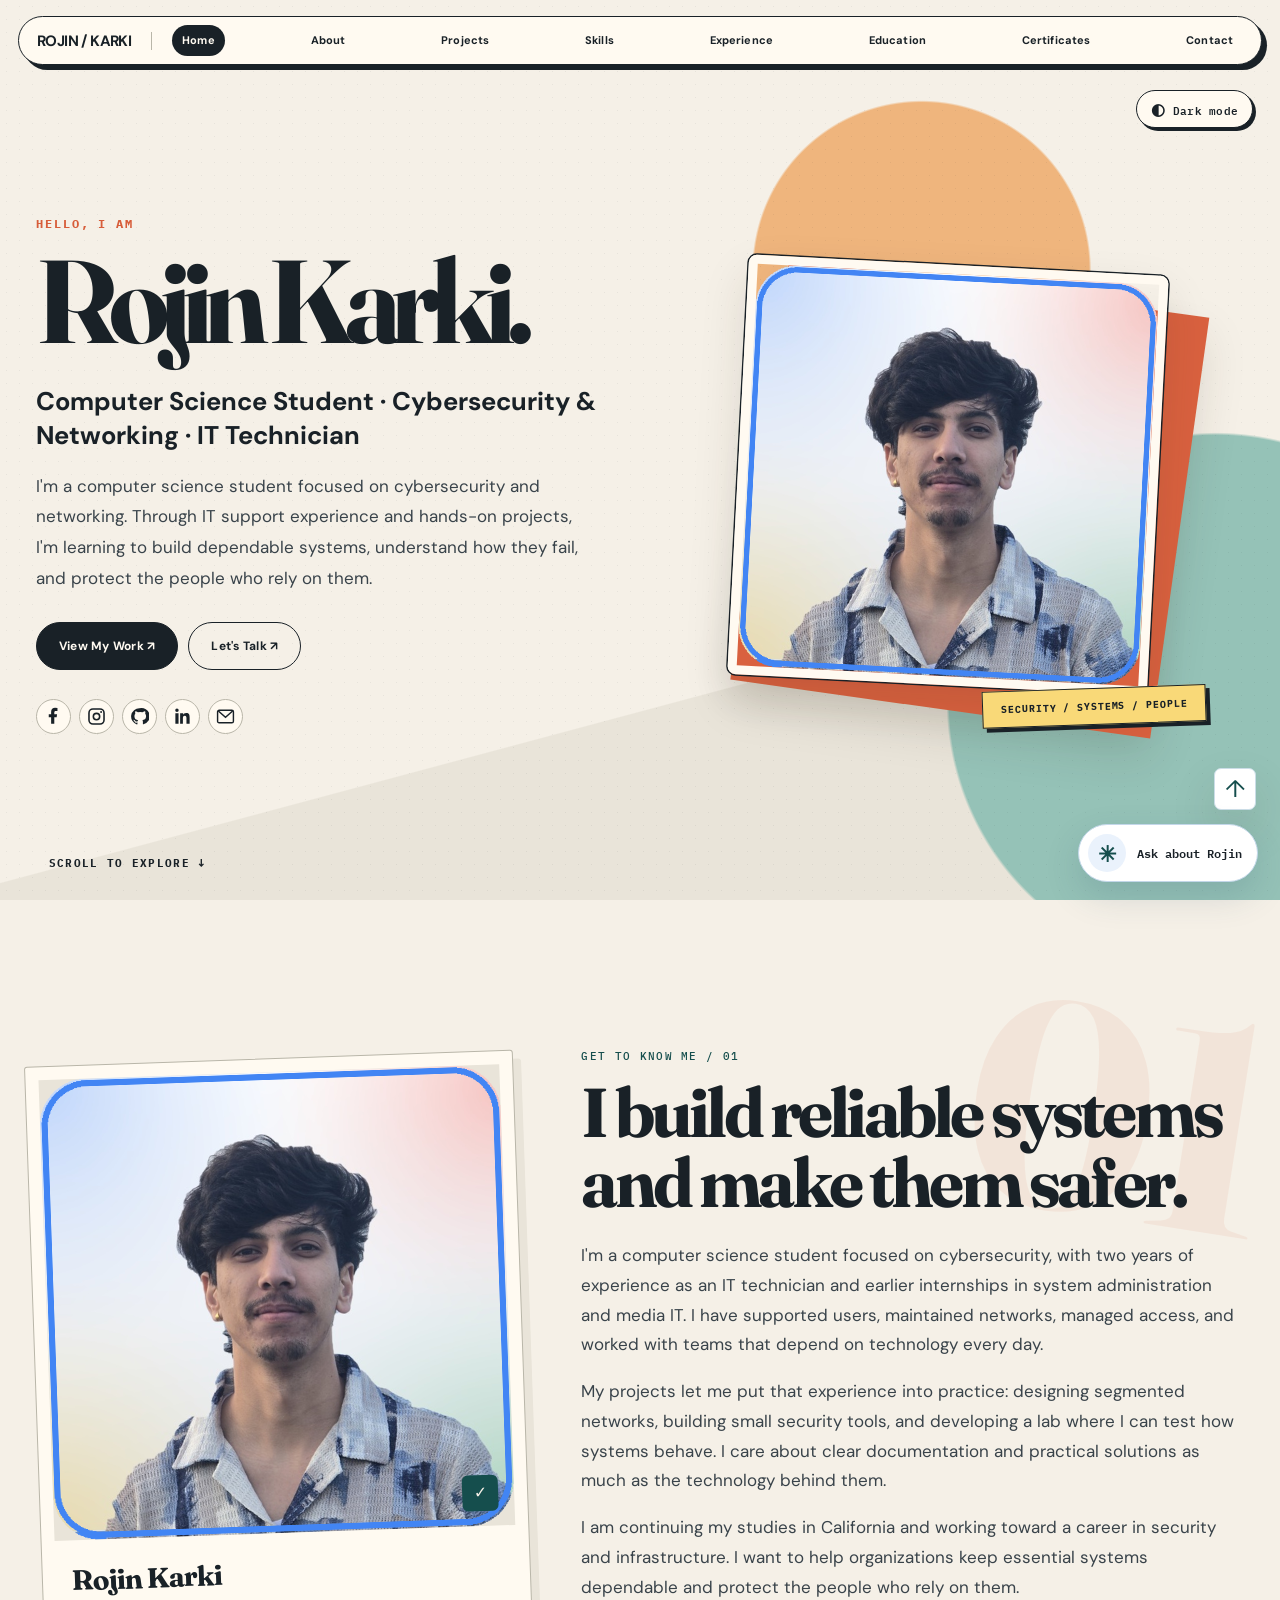
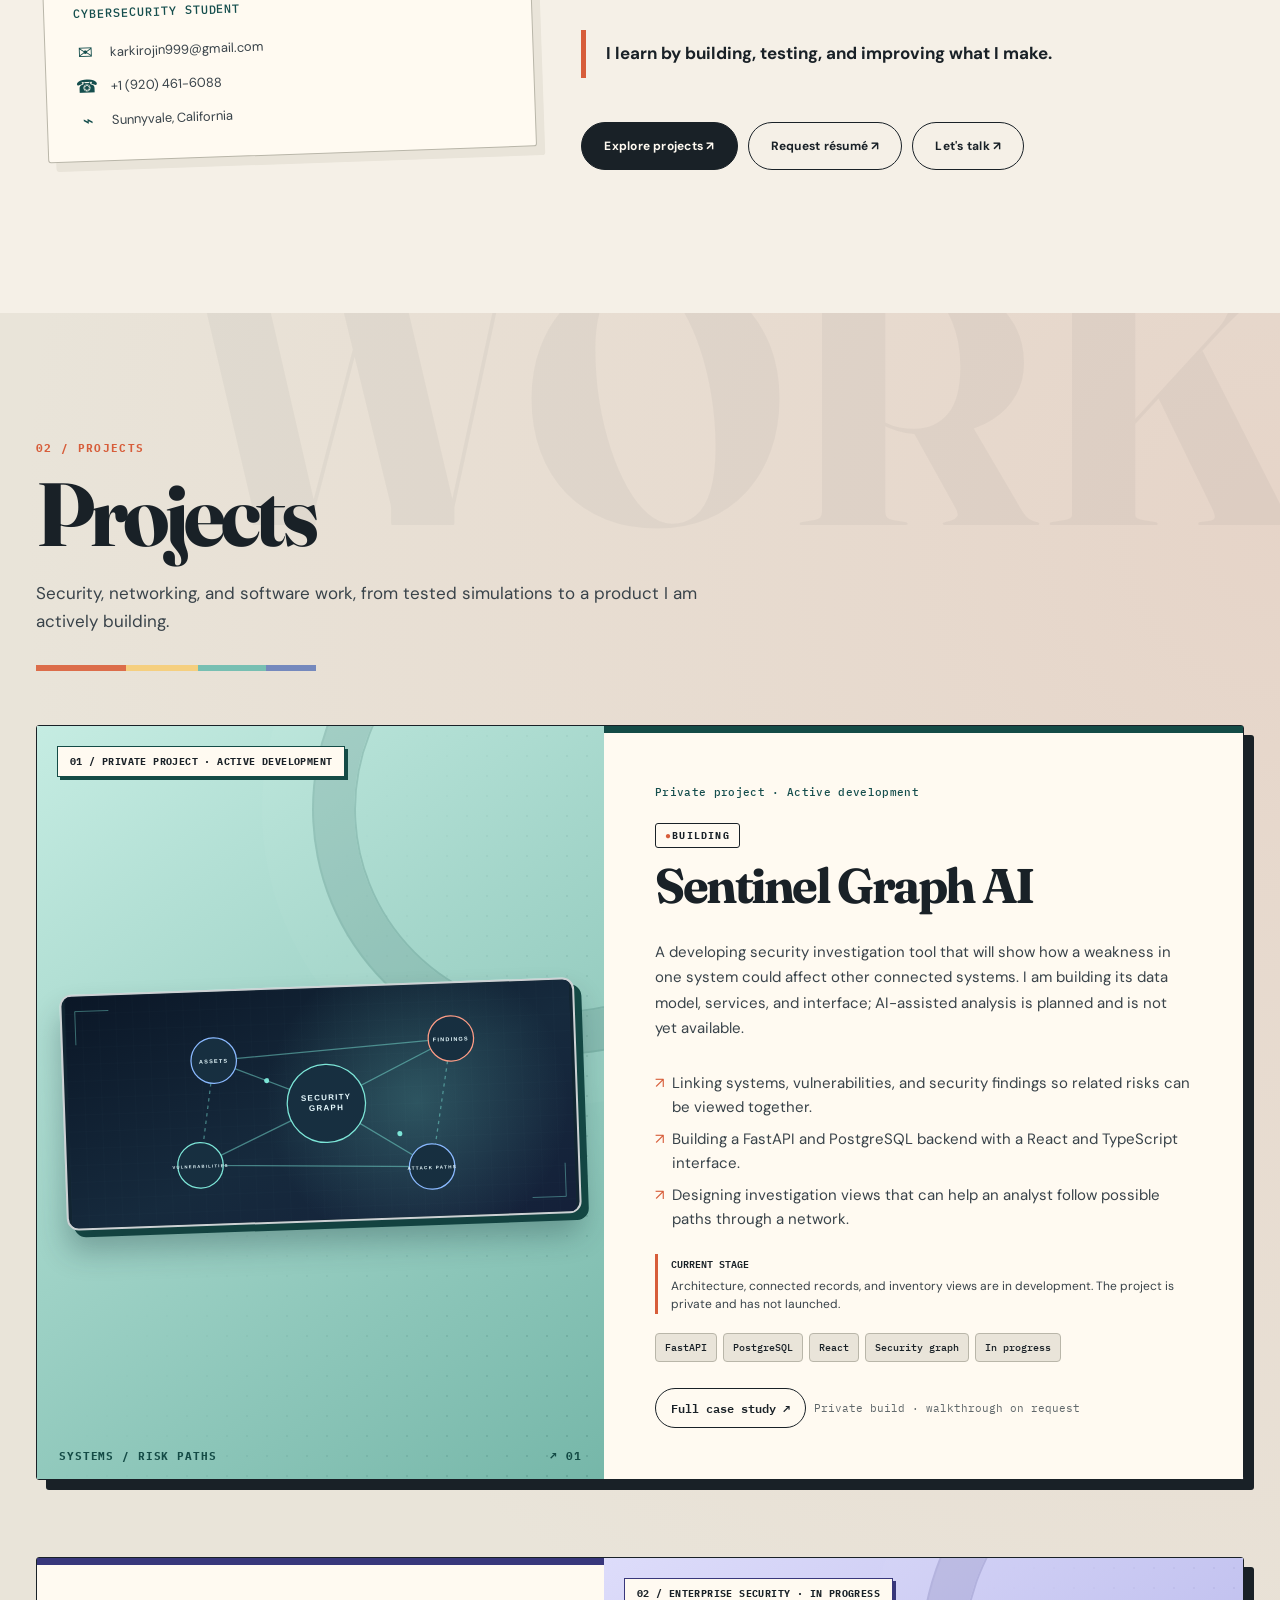
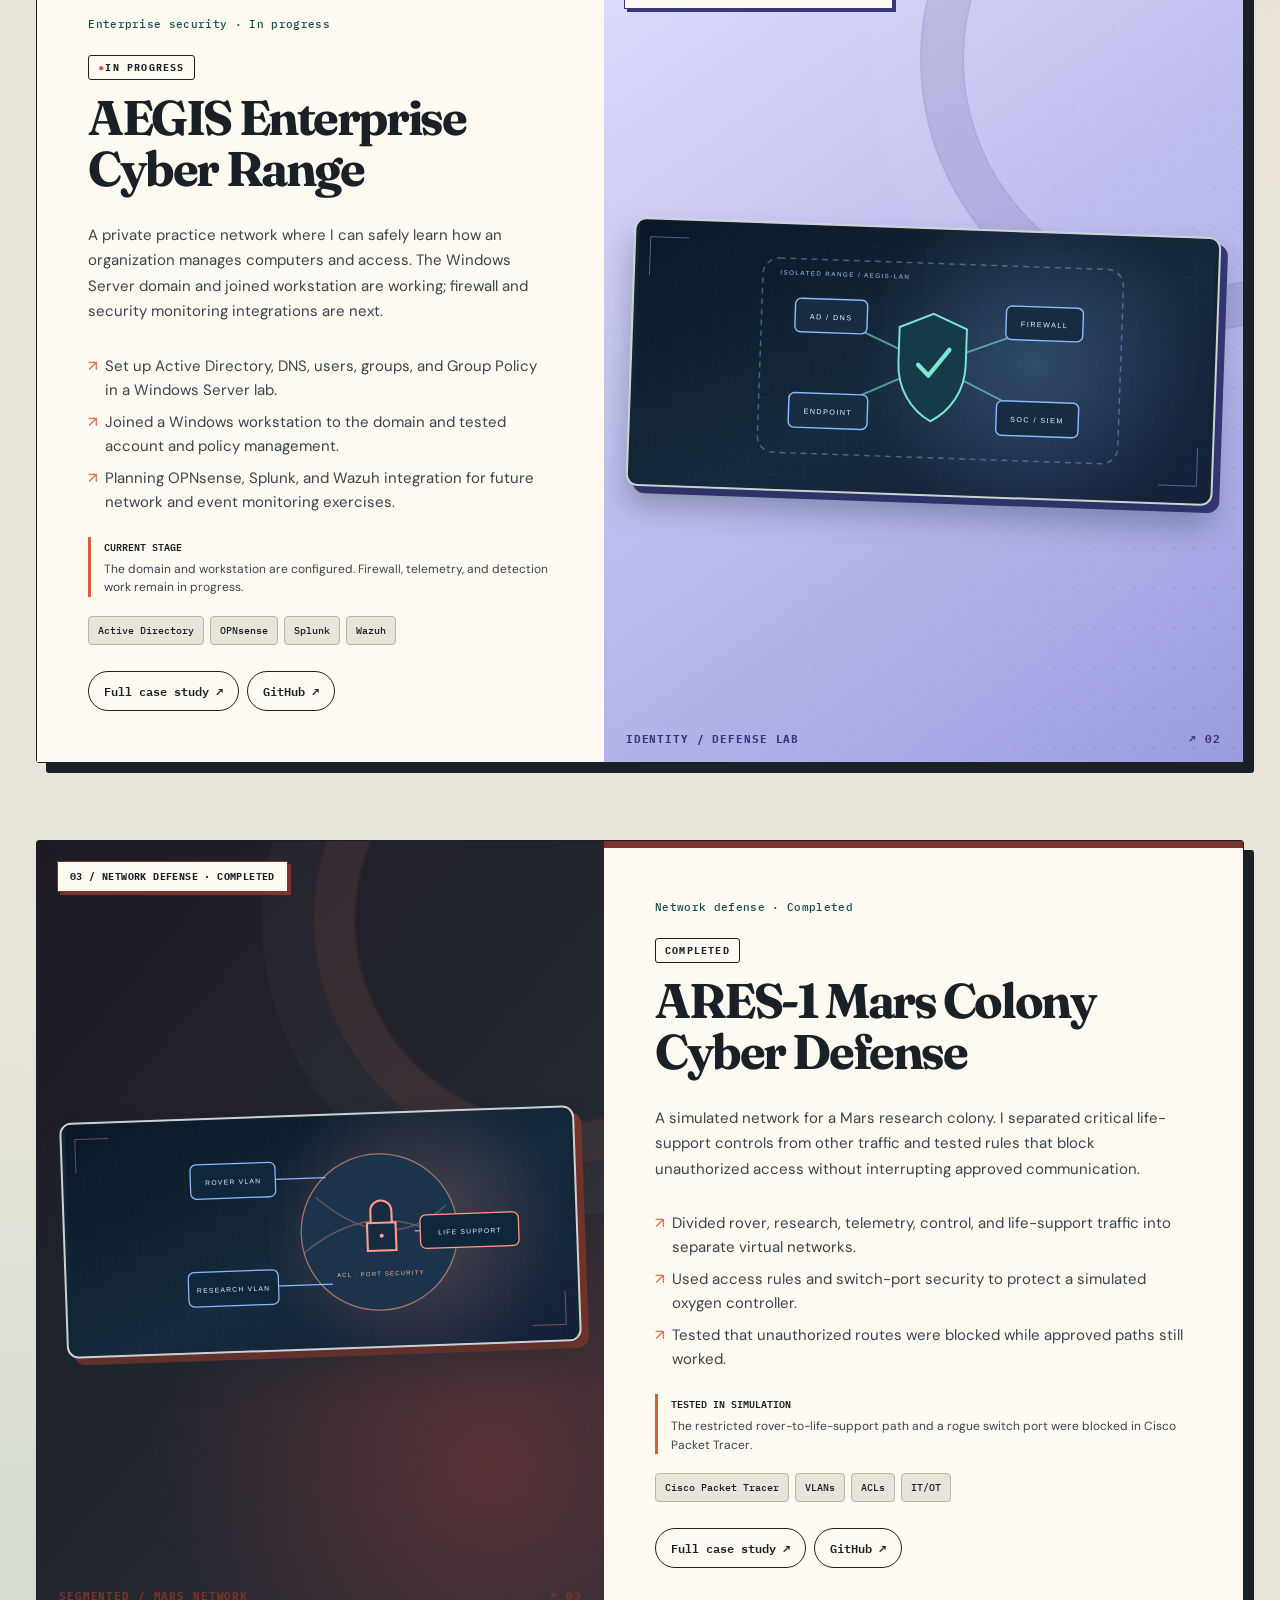
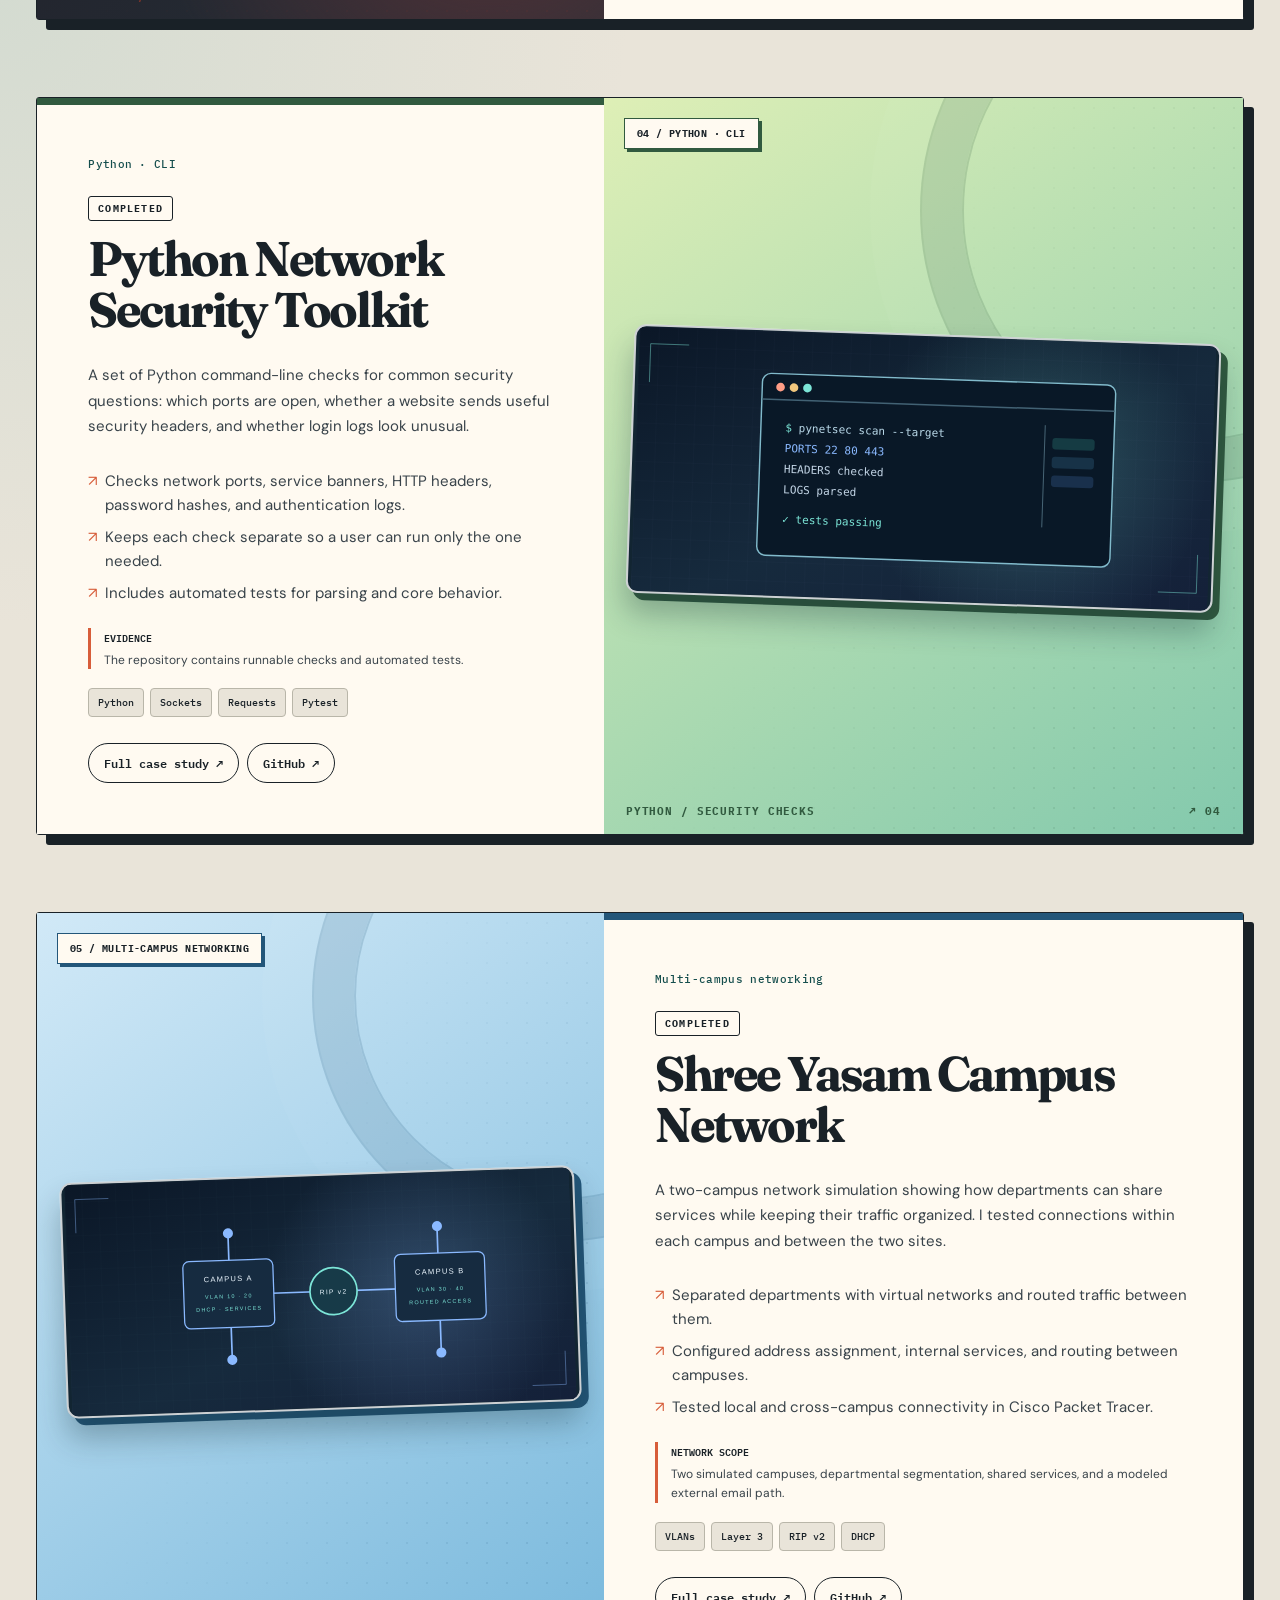
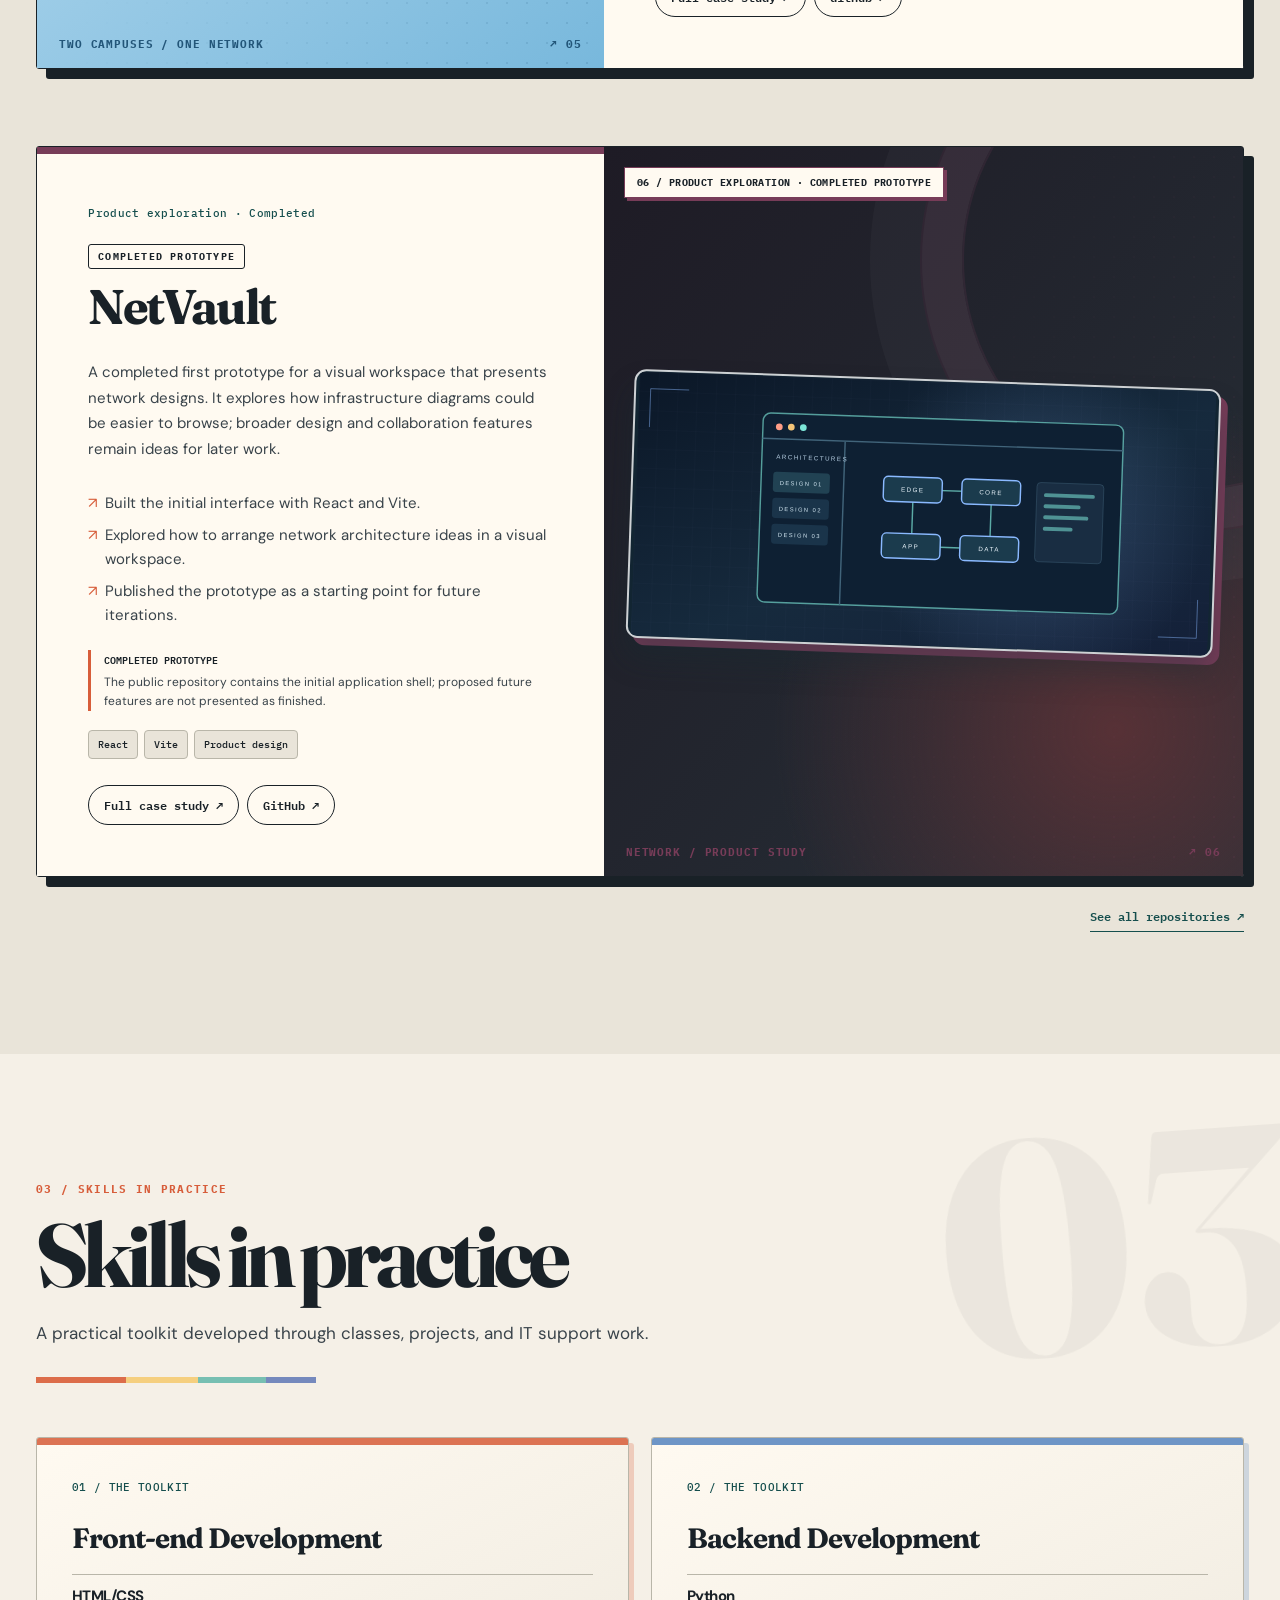
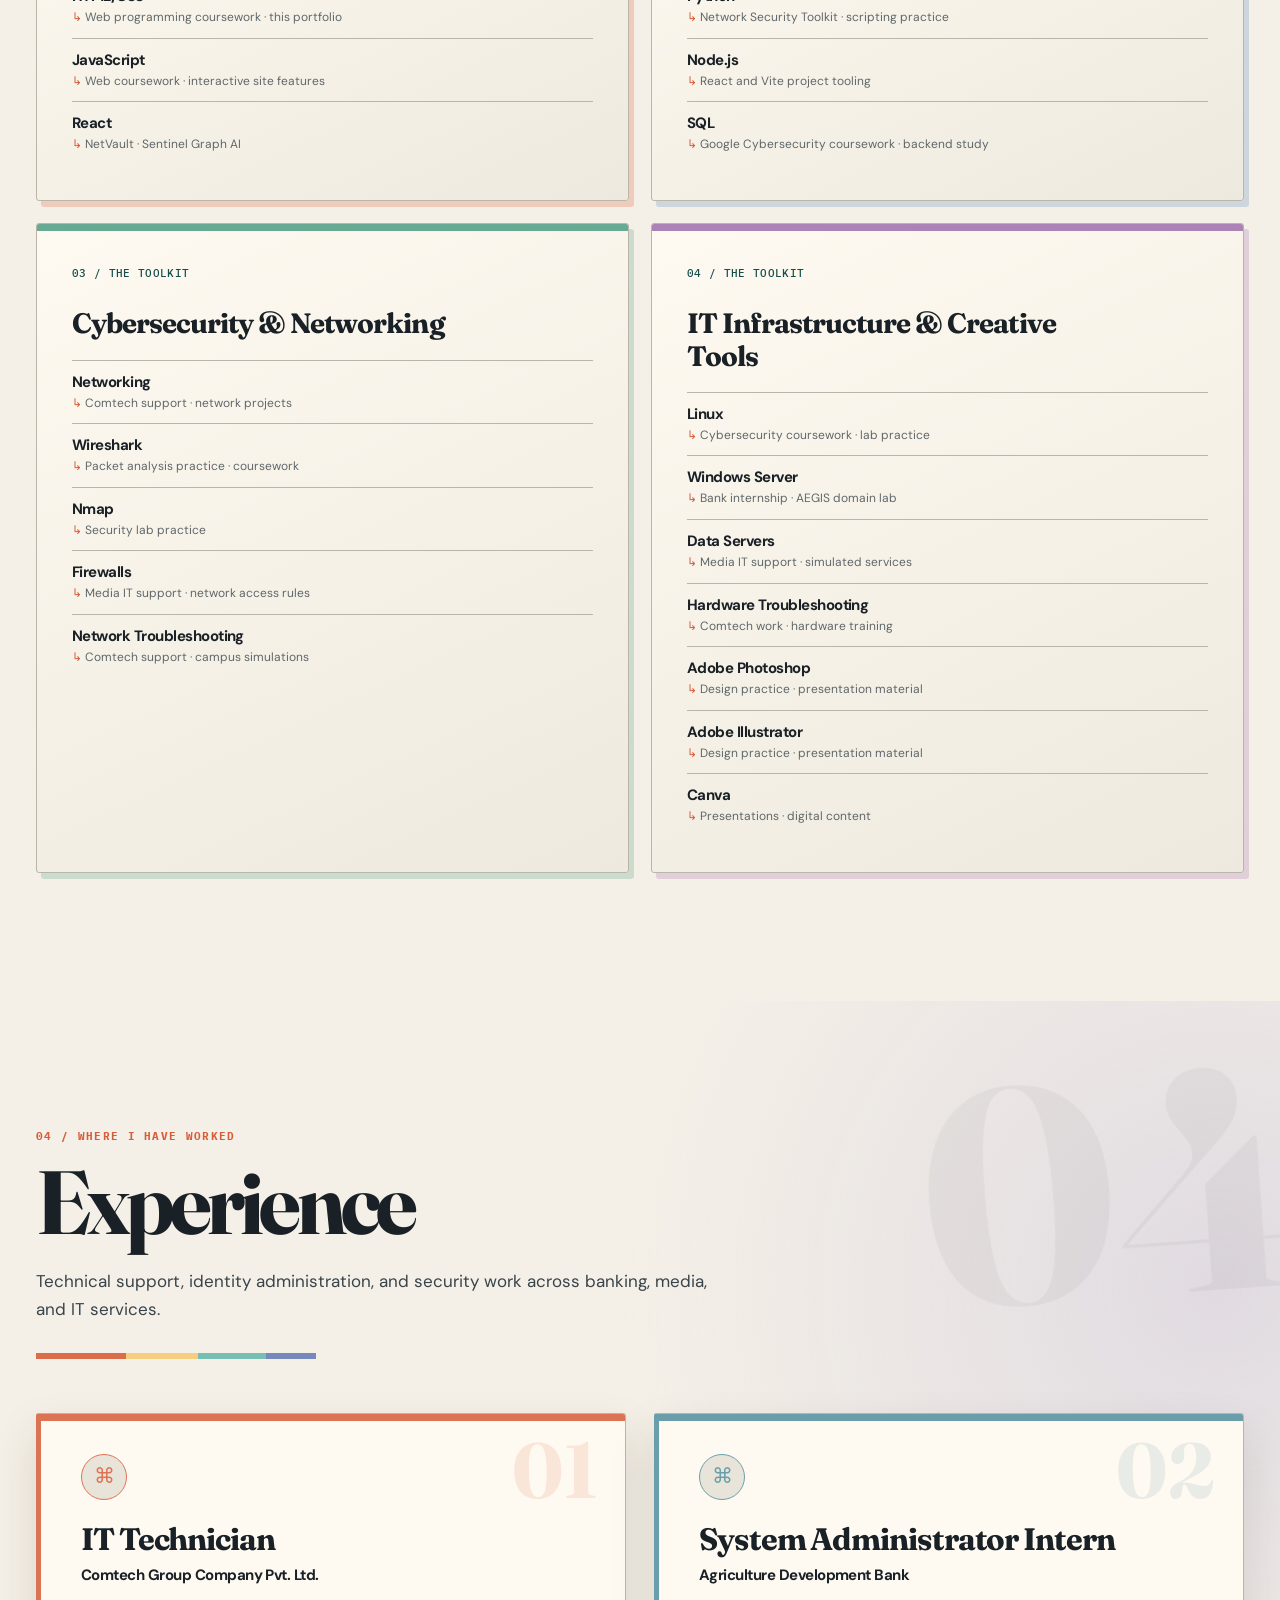
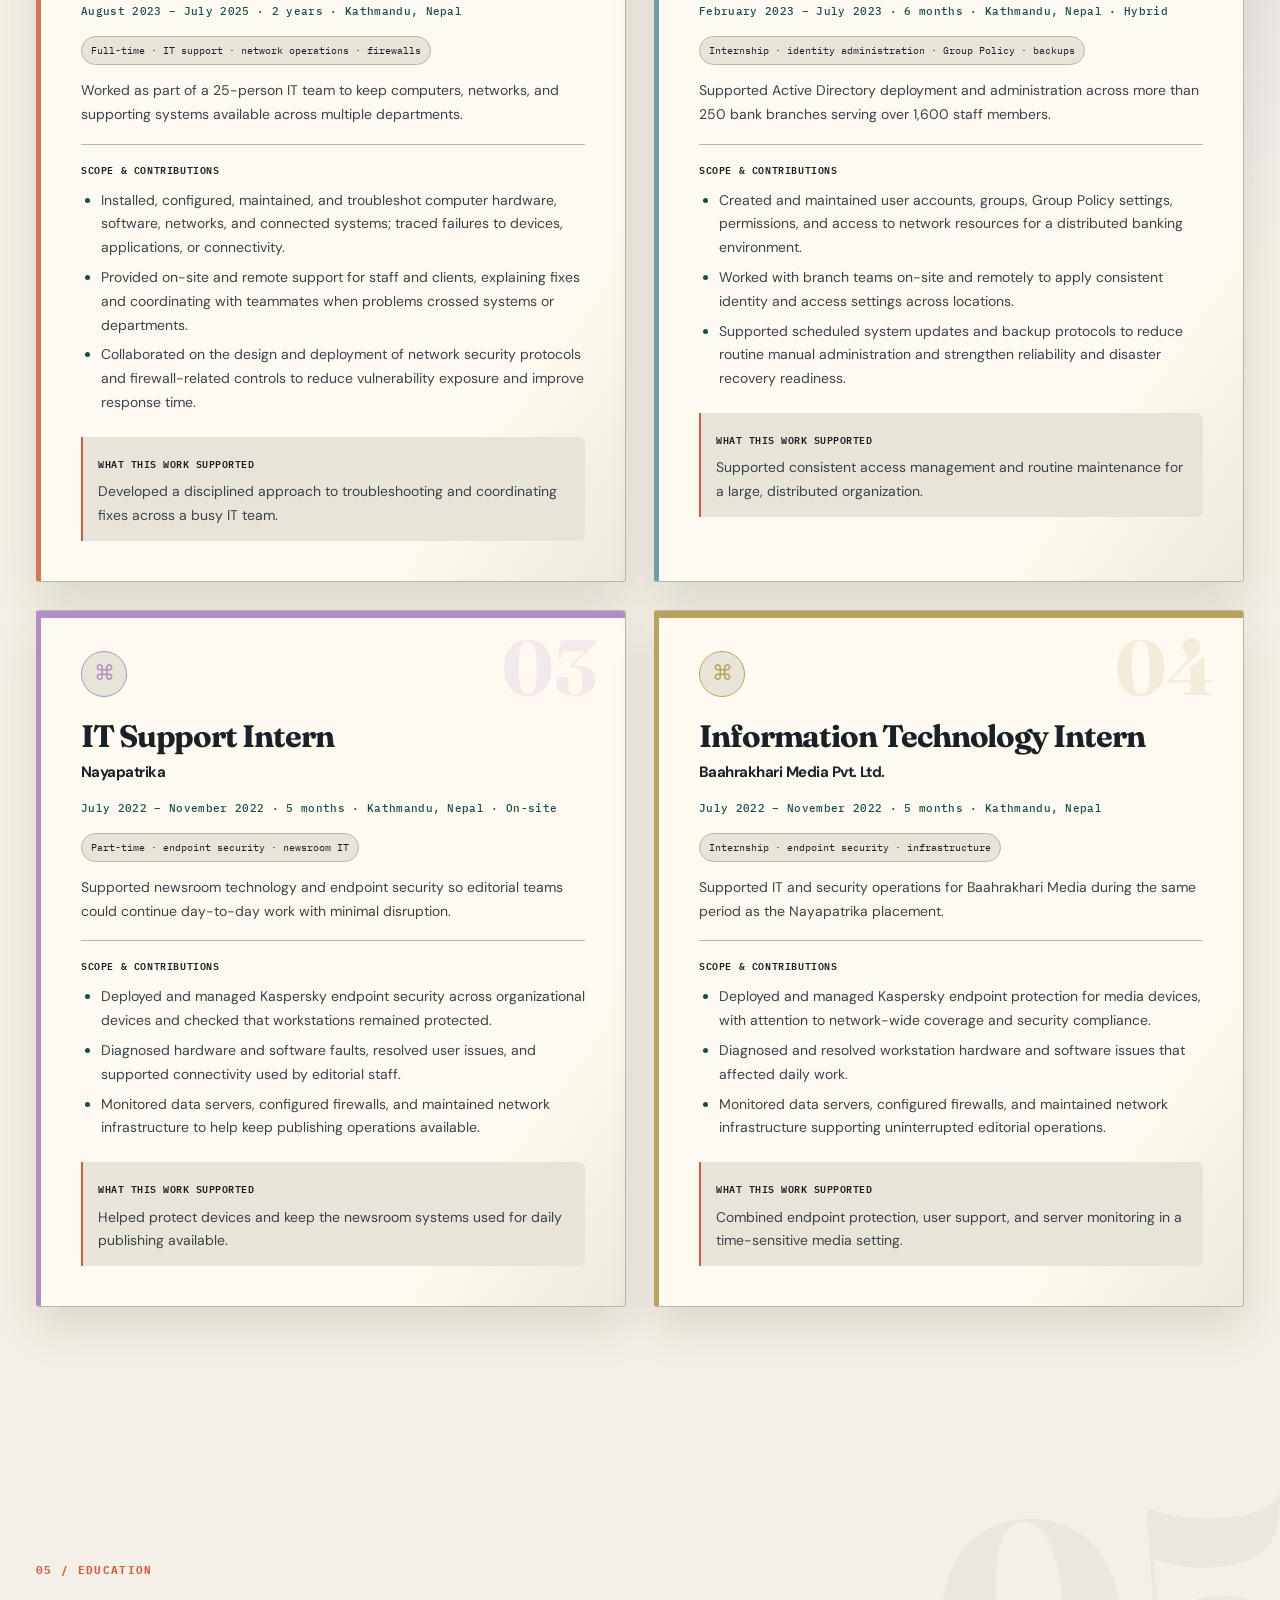
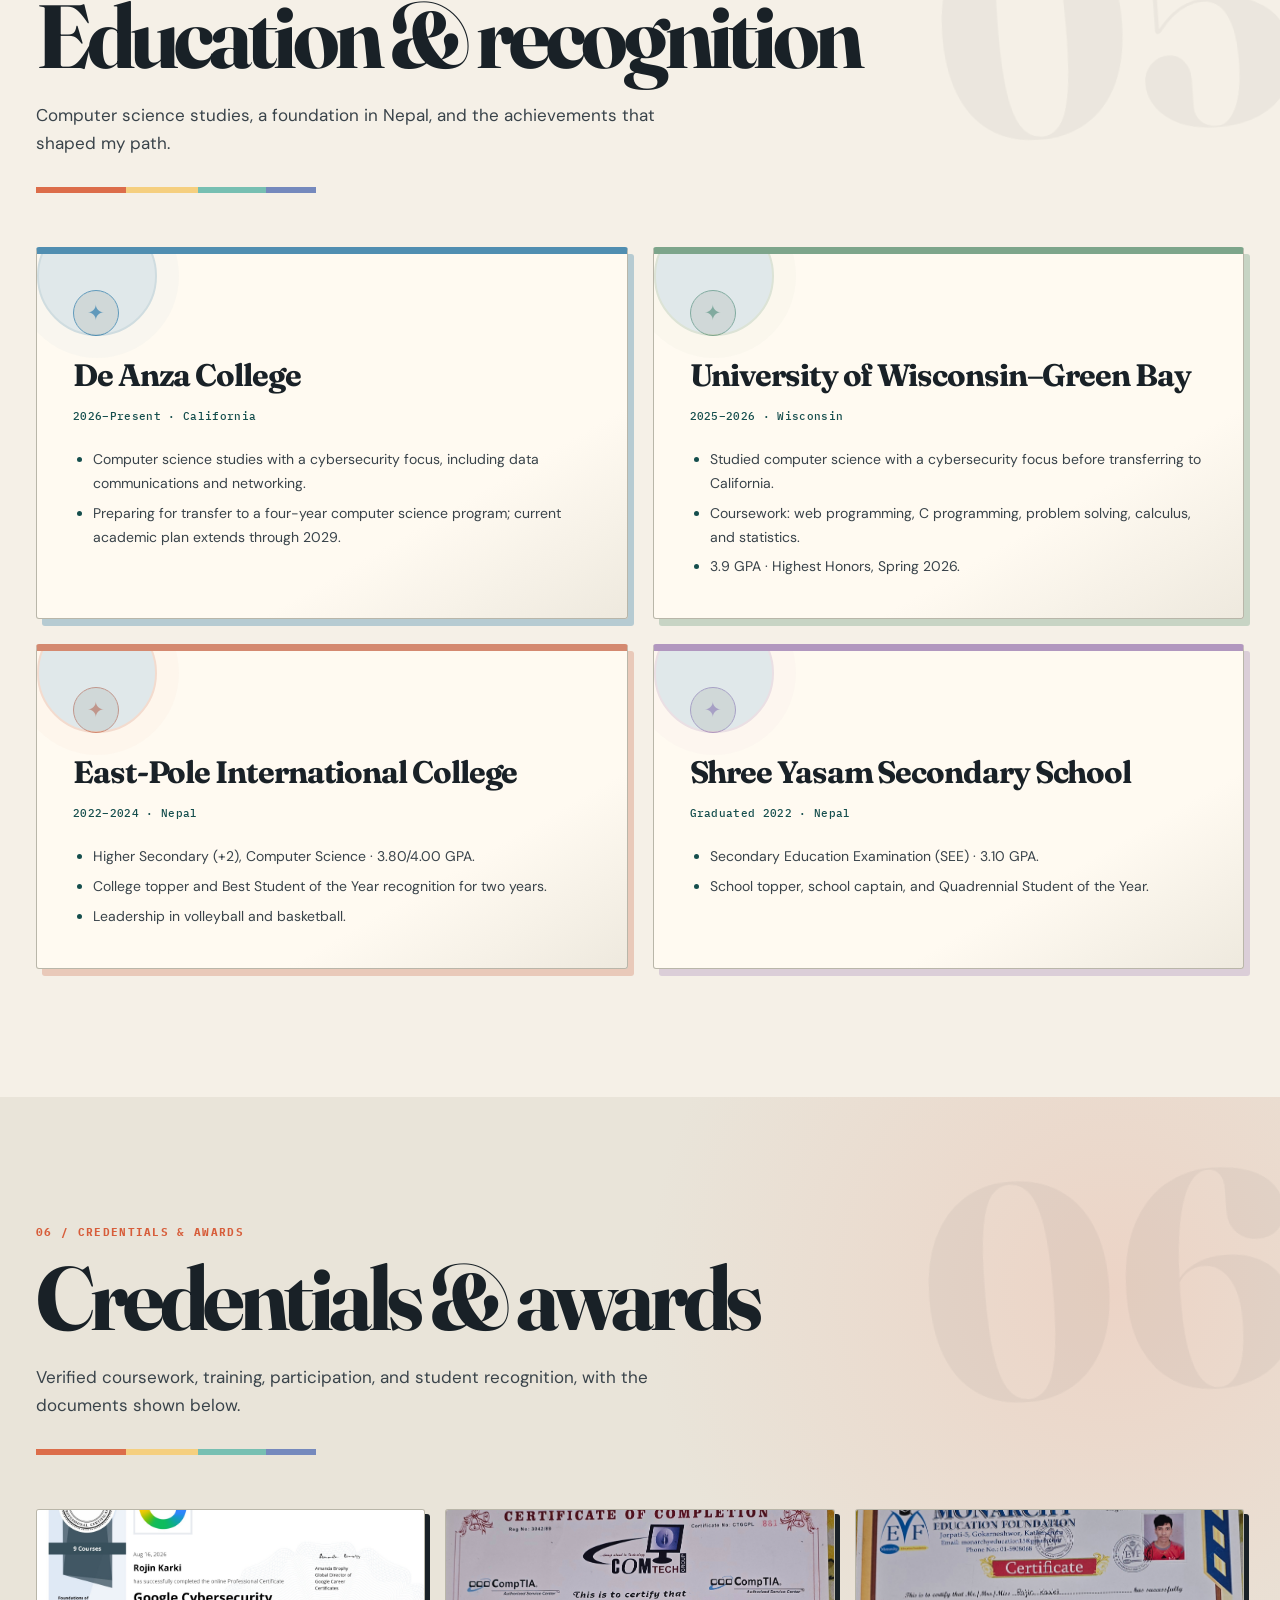
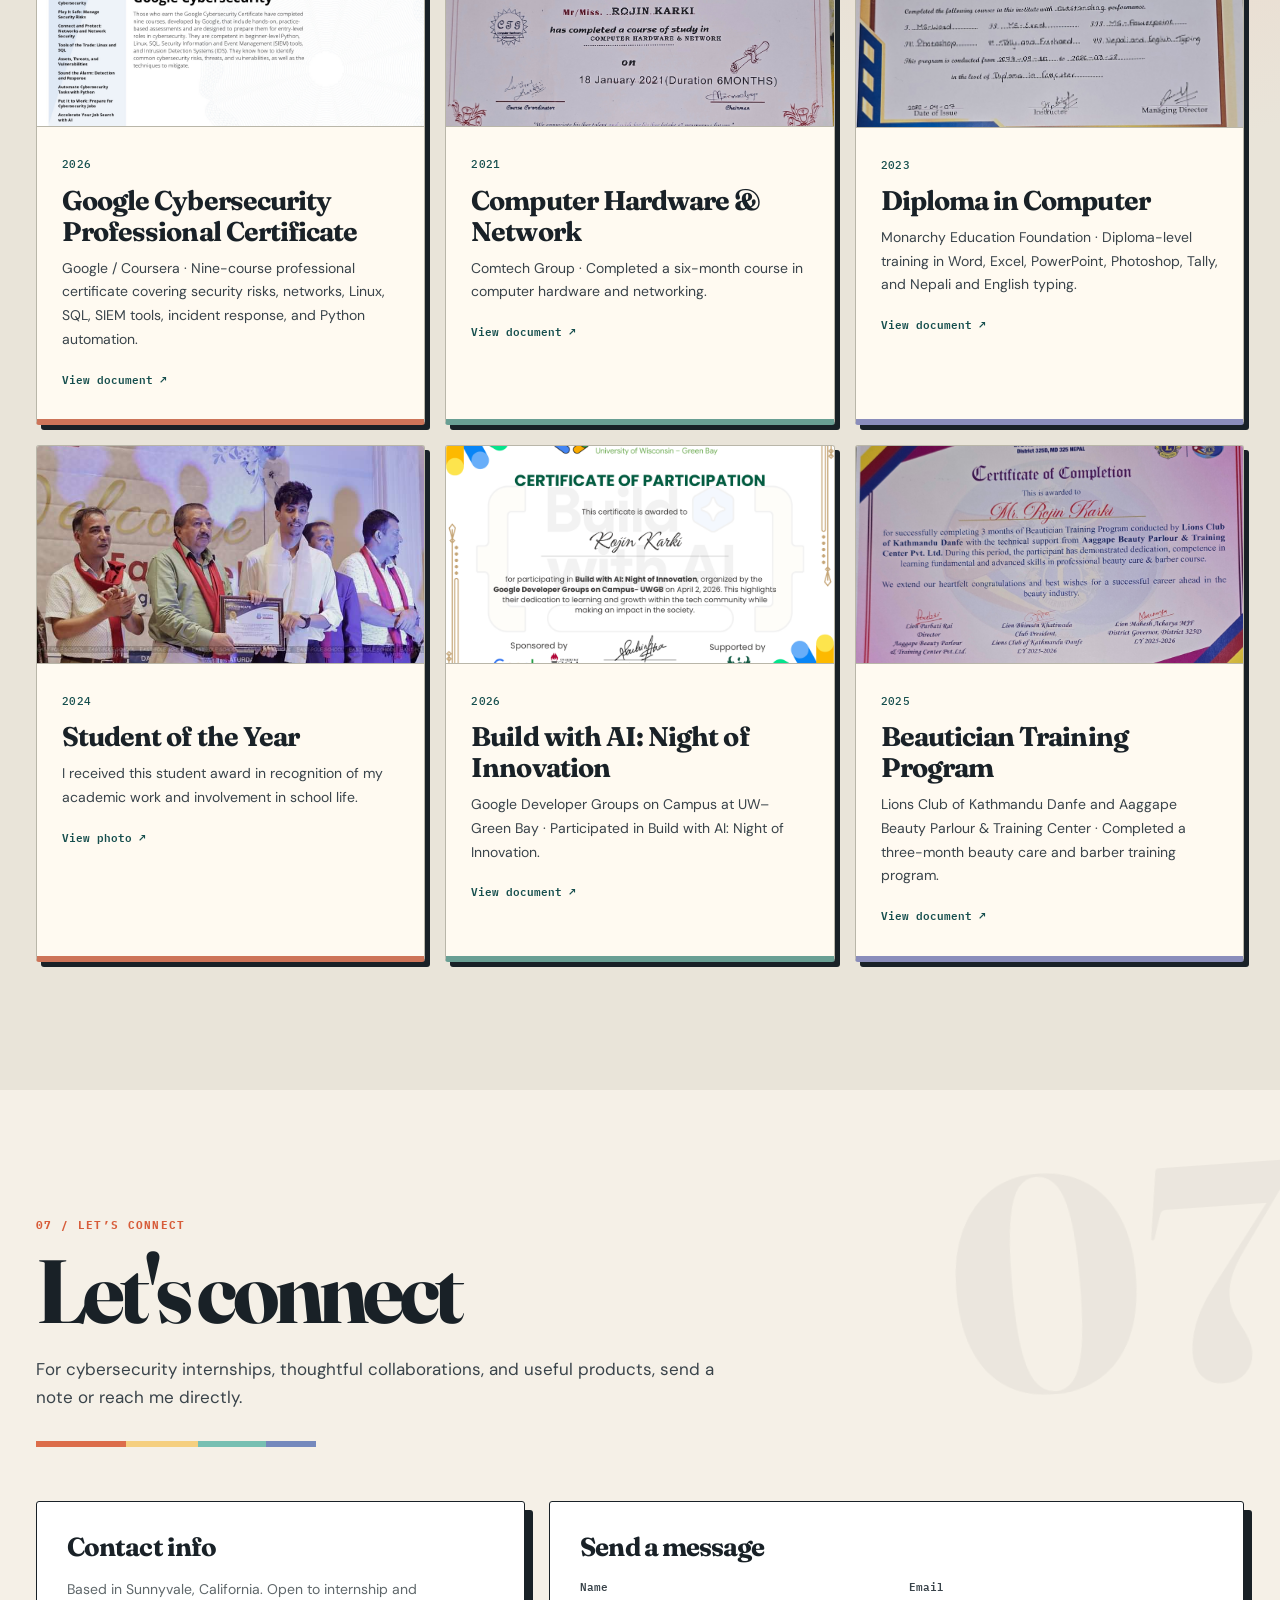
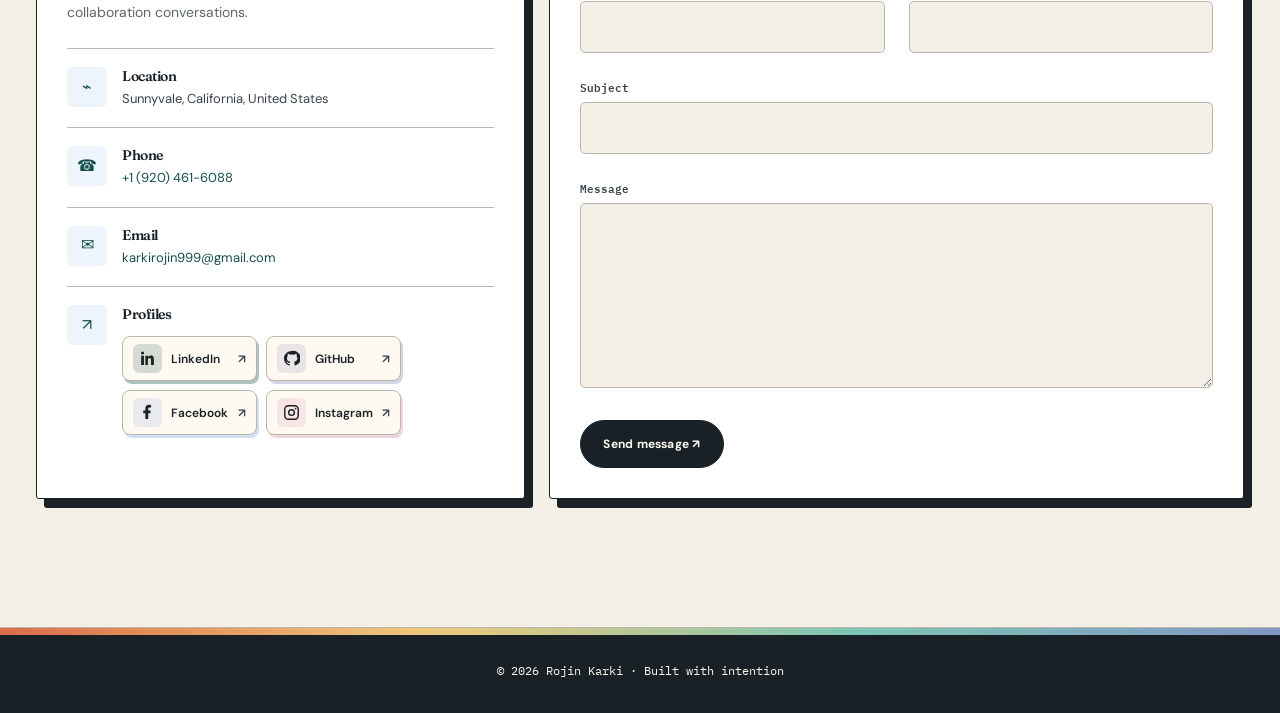
<file: index.html>
<!doctype html>
<html lang="en" data-theme="dark"><head><meta charset="utf-8"><meta name="viewport" content="width=device-width,initial-scale=1"><meta name="theme-color" content="#0b1420"><meta name="description" content="Rojin Karki — cybersecurity, networking and software projects in Sunnyvale, California."><script src="assets/js/theme.js?v=20261004-1"></script><link rel="stylesheet" href="assets/css/main.css"><link rel="stylesheet" href="assets/css/dark-signature.css"><link rel="stylesheet" href="assets/css/light-theme.css"><title>Rojin Karki — Cybersecurity &amp; Software</title><link rel="icon" type="image/svg+xml" href="favicon.svg"><link rel="canonical" href="https://rojinkarki.com.np/"><meta property="og:title" content="Rojin Karki — Cybersecurity &amp; Software"><meta property="og:description" content="Rojin Karki — cybersecurity, networking and software projects in Sunnyvale, California."><meta property="og:type" content="website"><meta property="og:url" content="https://rojinkarki.com.np/"><meta property="og:image" content="https://rojinkarki.com.np/assets/img/profile/profile.png"><link rel="stylesheet" href="assets/css/editorial-scroll.css?v=20261004-5"><link rel="stylesheet" href="assets/css/section-motion.css?v=20261005-1"></head><body class="index-page"><div class="scroll-progress" aria-hidden="true"><span></span></div><a class="skip-link" href="#content">Skip to content</a><button class="header-toggle" type="button" aria-label="Open navigation" aria-controls="navmenu" aria-expanded="false">☰</button><button id="theme-toggle" class="theme-toggle" type="button" aria-label="Switch to light mode"><span class="theme-icon" aria-hidden="true">☀</span><span class="theme-label" aria-hidden="true">Light mode</span></button><header id="header" class="header d-flex flex-column" aria-label="Site navigation"><div class="header-container d-flex flex-column align-items-start"><nav id="navmenu" class="navmenu" aria-label="Main navigation"><ul><li><a href="#hero"><span class="navicon" aria-hidden="true">⌂</span>Home</a></li><li><a href="#about"><span class="navicon" aria-hidden="true">◈</span>About</a></li><li><a href="#Project"><span class="navicon" aria-hidden="true">◇</span>Projects</a></li><li><a href="#Skills"><span class="navicon" aria-hidden="true">⌘</span>Skills</a></li><li><a href="#Experience"><span class="navicon" aria-hidden="true">▤</span>Experience</a></li><li><a href="#Education"><span class="navicon" aria-hidden="true">▥</span>Education</a></li><li><a href="#certifications"><span class="navicon" aria-hidden="true">✦</span>Certificates</a></li><li><a href="#contact"><span class="navicon" aria-hidden="true">↗</span>Contact</a></li></ul></nav><div class="social-links"><a href="https://www.facebook.com/row.jeen.karki/" target="_blank" rel="noopener noreferrer" aria-label="Facebook"><svg viewbox="0 0 24 24" width="19" height="19" fill="currentColor" aria-hidden="true" focusable="false"><path d="M13 21v-8h3l.5-4H13V7c0-1.2.4-2 2-2h2V1.4A26 26 0 0 0 14 1c-3 0-5 1.8-5 5.2V9H6v4h3v8z"></path></svg></a><a href="https://www.instagram.com/rojin_18_404/?hl=en" target="_blank" rel="noopener noreferrer" aria-label="Instagram"><svg viewbox="0 0 24 24" width="19" height="19" fill="currentColor" aria-hidden="true" focusable="false"><rect x="2.5" y="2.5" width="19" height="19" rx="5" fill="none" stroke="currentColor" stroke-width="2"></rect><circle cx="12" cy="12" r="4" fill="none" stroke="currentColor" stroke-width="2"></circle><circle cx="17.8" cy="6.4" r="1.2"></circle></svg></a><a href="https://github.com/Rojinkarki" target="_blank" rel="noopener noreferrer" aria-label="GitHub"><svg viewbox="0 0 24 24" width="19" height="19" fill="currentColor" aria-hidden="true" focusable="false"><path d="M12 1.5a10.5 10.5 0 0 0-3.3 20.5c.5.1.7-.2.7-.5v-1.8c-2.9.6-3.5-1.2-3.5-1.2-.5-1.3-1.2-1.6-1.2-1.6-1-.7.1-.7.1-.7 1.1.1 1.7 1.1 1.7 1.1.9 1.6 2.5 1.1 3.1.8.1-.7.4-1.2.7-1.5-2.3-.3-4.7-1.1-4.7-5.2 0-1.2.4-2.2 1.1-3-.1-.3-.5-1.4.1-3 0 0 1-.3 3.2 1.2a11 11 0 0 1 5.9 0c2.2-1.5 3.2-1.2 3.2-1.2.6 1.6.2 2.7.1 3 .7.8 1.1 1.8 1.1 3 0 4.1-2.4 4.9-4.7 5.2.4.3.7.9.7 1.9v2.9c0 .3.2.6.7.5A10.5 10.5 0 0 0 12 1.5z"></path></svg></a><a href="https://www.linkedin.com/in/rojinkarki/" target="_blank" rel="noopener noreferrer" aria-label="LinkedIn"><svg viewbox="0 0 24 24" width="19" height="19" fill="currentColor" aria-hidden="true" focusable="false"><path d="M3 8h4v13H3zM5 2a2.2 2.2 0 1 0 0 4.4A2.2 2.2 0 0 0 5 2zm4 6h3.8v1.8h.1c.5-1 1.8-2.1 3.7-2.1 4 0 4.4 2.6 4.4 6V21h-4v-6.4c0-1.5 0-3.4-2.1-3.4s-2.4 1.6-2.4 3.3V21H9z"></path></svg></a><a href="mailto:karkirojin999@gmail.com" aria-label="Email"><svg viewbox="0 0 24 24" width="19" height="19" fill="currentColor" aria-hidden="true" focusable="false"><rect x="2" y="4" width="20" height="16" rx="2" fill="none" stroke="currentColor" stroke-width="1.8"></rect><path d="m3 5 9 8 9-8" fill="none" stroke="currentColor" stroke-width="1.8"></path></svg></a></div></div></header><main class="main" id="content">
<section id="hero" class="hero section"><div class="background-elements" aria-hidden="true"><div class="bg-circle circle-1"></div><div class="bg-circle circle-2"></div></div><div class="hero-content"><div class="container"><div class="row align-items-center"><div class="col-lg-6"><div class="hero-text"><h1>Rojin Karki.</h1><p class="lead">Computer Science Student · Cybersecurity &amp; Networking · IT Technician</p><p class="description">I'm a computer science student focused on cybersecurity and networking. Through IT support experience and hands-on projects, I'm learning to build dependable systems, understand how they fail, and protect the people who rely on them.</p><div class="hero-actions"><a class="btn btn-primary" href="#Project">View My Work ↗</a><a class="btn btn-outline" href="#contact">Let's Talk ↗</a></div><div class="social-links"><a href="https://www.facebook.com/row.jeen.karki/" target="_blank" rel="noopener noreferrer" aria-label="Facebook"><svg viewbox="0 0 24 24" width="19" height="19" fill="currentColor" aria-hidden="true" focusable="false"><path d="M13 21v-8h3l.5-4H13V7c0-1.2.4-2 2-2h2V1.4A26 26 0 0 0 14 1c-3 0-5 1.8-5 5.2V9H6v4h3v8z"></path></svg></a><a href="https://www.instagram.com/rojin_18_404/?hl=en" target="_blank" rel="noopener noreferrer" aria-label="Instagram"><svg viewbox="0 0 24 24" width="19" height="19" fill="currentColor" aria-hidden="true" focusable="false"><rect x="2.5" y="2.5" width="19" height="19" rx="5" fill="none" stroke="currentColor" stroke-width="2"></rect><circle cx="12" cy="12" r="4" fill="none" stroke="currentColor" stroke-width="2"></circle><circle cx="17.8" cy="6.4" r="1.2"></circle></svg></a><a href="https://github.com/Rojinkarki" target="_blank" rel="noopener noreferrer" aria-label="GitHub"><svg viewbox="0 0 24 24" width="19" height="19" fill="currentColor" aria-hidden="true" focusable="false"><path d="M12 1.5a10.5 10.5 0 0 0-3.3 20.5c.5.1.7-.2.7-.5v-1.8c-2.9.6-3.5-1.2-3.5-1.2-.5-1.3-1.2-1.6-1.2-1.6-1-.7.1-.7.1-.7 1.1.1 1.7 1.1 1.7 1.1.9 1.6 2.5 1.1 3.1.8.1-.7.4-1.2.7-1.5-2.3-.3-4.7-1.1-4.7-5.2 0-1.2.4-2.2 1.1-3-.1-.3-.5-1.4.1-3 0 0 1-.3 3.2 1.2a11 11 0 0 1 5.9 0c2.2-1.5 3.2-1.2 3.2-1.2.6 1.6.2 2.7.1 3 .7.8 1.1 1.8 1.1 3 0 4.1-2.4 4.9-4.7 5.2.4.3.7.9.7 1.9v2.9c0 .3.2.6.7.5A10.5 10.5 0 0 0 12 1.5z"></path></svg></a><a href="https://www.linkedin.com/in/rojinkarki/" target="_blank" rel="noopener noreferrer" aria-label="LinkedIn"><svg viewbox="0 0 24 24" width="19" height="19" fill="currentColor" aria-hidden="true" focusable="false"><path d="M3 8h4v13H3zM5 2a2.2 2.2 0 1 0 0 4.4A2.2 2.2 0 0 0 5 2zm4 6h3.8v1.8h.1c.5-1 1.8-2.1 3.7-2.1 4 0 4.4 2.6 4.4 6V21h-4v-6.4c0-1.5 0-3.4-2.1-3.4s-2.4 1.6-2.4 3.3V21H9z"></path></svg></a><a href="mailto:karkirojin999@gmail.com" aria-label="Email"><svg viewbox="0 0 24 24" width="19" height="19" fill="currentColor" aria-hidden="true" focusable="false"><rect x="2" y="4" width="20" height="16" rx="2" fill="none" stroke="currentColor" stroke-width="1.8"></rect><path d="m3 5 9 8 9-8" fill="none" stroke="currentColor" stroke-width="1.8"></path></svg></a></div></div></div><div class="col-lg-6"><div class="hero-visual"><div class="profile-container"><div class="profile-background"></div><img class="profile-image" src="assets/img/profile/profile.png" alt="Portrait of Rojin Karki"></div></div></div></div></div></div></section>
<section id="about" class="about section"><div class="container"><div class="row align-items-center"><div class="col-lg-5"><div class="profile-card"><div class="profile-header"><div class="profile-image"><img src="assets/img/profile/profile.png" alt="Portrait of Rojin Karki" loading="lazy"></div><div class="profile-badge" aria-hidden="true">✓</div></div><div class="profile-content"><h3>Rojin Karki</h3><p class="profession">Cybersecurity Student</p><div class="contact-links"><a class="contact-item" href="mailto:karkirojin999@gmail.com"><span aria-hidden="true">✉</span>karkirojin999@gmail.com</a><a class="contact-item" href="tel:+19204616088"><span aria-hidden="true">☎</span>+1 (920) 461-6088</a><span class="contact-item"><span aria-hidden="true">⌁</span>Sunnyvale, California</span></div></div></div></div><div class="col-lg-7"><div class="about-content"><div class="section-header"><span class="badge-text">Get to know me / 01</span><h3>I build reliable systems and make them safer.</h3></div><div class="description"><p>I'm a computer science student focused on cybersecurity, with two years of experience as an IT technician and earlier internships in system administration and media IT. I have supported users, maintained networks, managed access, and worked with teams that depend on technology every day.</p><p>My projects let me put that experience into practice: designing segmented networks, building small security tools, and developing a lab where I can test how systems behave. I care about clear documentation and practical solutions as much as the technology behind them.</p><p>I am continuing my studies in California and working toward a career in security and infrastructure. I want to help organizations keep essential systems dependable and protect the people who rely on them.</p><p>I learn by building, testing, and improving what I make.</p></div><div class="cta-section"><a class="btn btn-primary" href="#Project">Explore projects ↗</a><a class="btn btn-outline" href="mailto:karkirojin999@gmail.com?subject=Resume%20request">Request résumé ↗</a><a class="btn btn-outline" href="#contact">Let's talk ↗</a></div></div></div></div></div></section>
<section id="Project" class="projects section"><div class="container section-title"><h2>Projects</h2><p>Security, networking, and software work, from tested simulations to a product I am actively building.</p></div><div class="container"><div class="project-grid"><article class="project-card featured-project" id="project-sentinel-graph-ai"><div class="project-visual"><img class="project-art" src="assets/img/projects/sentinel-graph.svg" alt="" loading="lazy"><span>01 / Private project · Active development</span><div class="visual-footer" aria-hidden="true"><b>SYSTEMS / RISK PATHS</b><b>↗ 01</b></div></div><div class="project-content"><div class="education-date">Private project · Active development</div><span class="project-status is-building">BUILDING</span><h3>Sentinel Graph AI</h3><p>A developing security investigation tool that will show how a weakness in one system could affect other connected systems. I am building its data model, services, and interface; AI-assisted analysis is planned and is not yet available.</p><ul class="project-highlights"><li>Linking systems, vulnerabilities, and security findings so related risks can be viewed together.</li><li>Building a FastAPI and PostgreSQL backend with a React and TypeScript interface.</li><li>Designing investigation views that can help an analyst follow possible paths through a network.</li></ul><div class="project-proof"><b>Current stage</b> Architecture, connected records, and inventory views are in development. The project is private and has not launched.</div><div class="project-tech"><span>FastAPI</span><span>PostgreSQL</span><span>React</span><span>Security graph</span><span>In progress</span></div><div class="project-buttons"><a class="btn-project" href="portfolio-details.html#sentinel-graph-ai">Full case study ↗</a><span class="private-status">Private build · walkthrough on request</span></div></div></article><article class="project-card" id="project-aegis"><div class="project-visual"><img class="project-art" src="assets/img/projects/aegis-cyber-range.svg" alt="" loading="lazy"><span>02 / Enterprise security · In progress</span><div class="visual-footer" aria-hidden="true"><b>IDENTITY / DEFENSE LAB</b><b>↗ 02</b></div></div><div class="project-content"><div class="education-date">Enterprise security · In progress</div><span class="project-status is-building">IN PROGRESS</span><h3>AEGIS Enterprise Cyber Range</h3><p>A private practice network where I can safely learn how an organization manages computers and access. The Windows Server domain and joined workstation are working; firewall and security monitoring integrations are next.</p><ul class="project-highlights"><li>Set up Active Directory, DNS, users, groups, and Group Policy in a Windows Server lab.</li><li>Joined a Windows workstation to the domain and tested account and policy management.</li><li>Planning OPNsense, Splunk, and Wazuh integration for future network and event monitoring exercises.</li></ul><div class="project-proof"><b>Current stage</b> The domain and workstation are configured. Firewall, telemetry, and detection work remain in progress.</div><div class="project-tech"><span>Active Directory</span><span>OPNsense</span><span>Splunk</span><span>Wazuh</span></div><div class="project-buttons"><a class="btn-project" href="portfolio-details.html#aegis">Full case study ↗</a><a href="https://github.com/Rojinkarki/AEGIS-Enterprise-Cybersecurity-Home-Lab" target="_blank" rel="noopener noreferrer" class="btn-project secondary-link">GitHub ↗</a></div></div></article><article class="project-card" id="project-ares-1"><div class="project-visual"><img class="project-art" src="assets/img/projects/ares-defense.svg" alt="" loading="lazy"><span>03 / Network defense · Completed</span><div class="visual-footer" aria-hidden="true"><b>SEGMENTED / MARS NETWORK</b><b>↗ 03</b></div></div><div class="project-content"><div class="education-date">Network defense · Completed</div><span class="project-status is-complete">COMPLETED</span><h3>ARES-1 Mars Colony Cyber Defense</h3><p>A simulated network for a Mars research colony. I separated critical life-support controls from other traffic and tested rules that block unauthorized access without interrupting approved communication.</p><ul class="project-highlights"><li>Divided rover, research, telemetry, control, and life-support traffic into separate virtual networks.</li><li>Used access rules and switch-port security to protect a simulated oxygen controller.</li><li>Tested that unauthorized routes were blocked while approved paths still worked.</li></ul><div class="project-proof"><b>Tested in simulation</b> The restricted rover-to-life-support path and a rogue switch port were blocked in Cisco Packet Tracer.</div><div class="project-tech"><span>Cisco Packet Tracer</span><span>VLANs</span><span>ACLs</span><span>IT/OT</span></div><div class="project-buttons"><a class="btn-project" href="portfolio-details.html#ares-1">Full case study ↗</a><a href="https://github.com/Rojinkarki/ares-1-mars-colony-cyber-defense" target="_blank" rel="noopener noreferrer" class="btn-project secondary-link">GitHub ↗</a></div></div></article><article class="project-card" id="project-py-netsec"><div class="project-visual"><img class="project-art" src="assets/img/projects/python-toolkit.svg" alt="" loading="lazy"><span>04 / Python · CLI</span><div class="visual-footer" aria-hidden="true"><b>PYTHON / SECURITY CHECKS</b><b>↗ 04</b></div></div><div class="project-content"><div class="education-date">Python · CLI</div><span class="project-status is-complete">COMPLETED</span><h3>Python Network Security Toolkit</h3><p>A set of Python command-line checks for common security questions: which ports are open, whether a website sends useful security headers, and whether login logs look unusual.</p><ul class="project-highlights"><li>Checks network ports, service banners, HTTP headers, password hashes, and authentication logs.</li><li>Keeps each check separate so a user can run only the one needed.</li><li>Includes automated tests for parsing and core behavior.</li></ul><div class="project-proof"><b>Evidence</b> The repository contains runnable checks and automated tests.</div><div class="project-tech"><span>Python</span><span>Sockets</span><span>Requests</span><span>Pytest</span></div><div class="project-buttons"><a class="btn-project" href="portfolio-details.html#py-netsec">Full case study ↗</a><a href="https://github.com/Rojinkarki/py-netsec-toolkit" target="_blank" rel="noopener noreferrer" class="btn-project secondary-link">GitHub ↗</a></div></div></article><article class="project-card" id="project-campus"><div class="project-visual"><img class="project-art" src="assets/img/projects/campus-network.svg" alt="" loading="lazy"><span>05 / Multi-campus networking</span><div class="visual-footer" aria-hidden="true"><b>TWO CAMPUSES / ONE NETWORK</b><b>↗ 05</b></div></div><div class="project-content"><div class="education-date">Multi-campus networking</div><span class="project-status is-complete">COMPLETED</span><h3>Shree Yasam Campus Network</h3><p>A two-campus network simulation showing how departments can share services while keeping their traffic organized. I tested connections within each campus and between the two sites.</p><ul class="project-highlights"><li>Separated departments with virtual networks and routed traffic between them.</li><li>Configured address assignment, internal services, and routing between campuses.</li><li>Tested local and cross-campus connectivity in Cisco Packet Tracer.</li></ul><div class="project-proof"><b>Network scope</b> Two simulated campuses, departmental segmentation, shared services, and a modeled external email path.</div><div class="project-tech"><span>VLANs</span><span>Layer 3</span><span>RIP v2</span><span>DHCP</span></div><div class="project-buttons"><a class="btn-project" href="portfolio-details.html#campus">Full case study ↗</a><a href="https://github.com/Rojinkarki/shree-yasam-campus-network-design" target="_blank" rel="noopener noreferrer" class="btn-project secondary-link">GitHub ↗</a></div></div></article><article class="project-card" id="project-netvault"><div class="project-visual"><img class="project-art" src="assets/img/projects/netvault.svg" alt="" loading="lazy"><span>06 / Product exploration · Completed prototype</span><div class="visual-footer" aria-hidden="true"><b>NETWORK / PRODUCT STUDY</b><b>↗ 06</b></div></div><div class="project-content"><div class="education-date">Product exploration · Completed</div><span class="project-status is-complete">COMPLETED PROTOTYPE</span><h3>NetVault</h3><p>A completed first prototype for a visual workspace that presents network designs. It explores how infrastructure diagrams could be easier to browse; broader design and collaboration features remain ideas for later work.</p><ul class="project-highlights"><li>Built the initial interface with React and Vite.</li><li>Explored how to arrange network architecture ideas in a visual workspace.</li><li>Published the prototype as a starting point for future iterations.</li></ul><div class="project-proof"><b>Completed prototype</b> The public repository contains the initial application shell; proposed future features are not presented as finished.</div><div class="project-tech"><span>React</span><span>Vite</span><span>Product design</span></div><div class="project-buttons"><a class="btn-project" href="portfolio-details.html#netvault">Full case study ↗</a><a href="https://github.com/Rojinkarki/NetVault" target="_blank" rel="noopener noreferrer" class="btn-project secondary-link">GitHub ↗</a></div></div></article></div><p class="more-projects"><a href="https://github.com/Rojinkarki?tab=repositories" target="_blank" rel="noopener noreferrer">See all repositories ↗</a></p></div></section>
<section id="Skills" class="skills section"><div class="container section-title"><h2>Skills in practice</h2><p>A practical toolkit developed through classes, projects, and IT support work.</p></div><div class="container"><div class="skill-grid"><div class="skills-category"><div class="education-date">01 / THE TOOLKIT</div><h3>Front-end Development</h3><div class="skills-animation"><div class="skill-item"><div class="skill-name"><h4>HTML/CSS</h4></div><p class="skill-source">Web programming coursework · this portfolio</p></div><div class="skill-item"><div class="skill-name"><h4>JavaScript</h4></div><p class="skill-source">Web coursework · interactive site features</p></div><div class="skill-item"><div class="skill-name"><h4>React</h4></div><p class="skill-source">NetVault · Sentinel Graph AI</p></div></div></div><div class="skills-category"><div class="education-date">02 / THE TOOLKIT</div><h3>Backend Development</h3><div class="skills-animation"><div class="skill-item"><div class="skill-name"><h4>Python</h4></div><p class="skill-source">Network Security Toolkit · scripting practice</p></div><div class="skill-item"><div class="skill-name"><h4>Node.js</h4></div><p class="skill-source">React and Vite project tooling</p></div><div class="skill-item"><div class="skill-name"><h4>SQL</h4></div><p class="skill-source">Google Cybersecurity coursework · backend study</p></div></div></div><div class="skills-category"><div class="education-date">03 / THE TOOLKIT</div><h3>Cybersecurity &amp; Networking</h3><div class="skills-animation"><div class="skill-item"><div class="skill-name"><h4>Networking</h4></div><p class="skill-source">Comtech support · network projects</p></div><div class="skill-item"><div class="skill-name"><h4>Wireshark</h4></div><p class="skill-source">Packet analysis practice · coursework</p></div><div class="skill-item"><div class="skill-name"><h4>Nmap</h4></div><p class="skill-source">Security lab practice</p></div><div class="skill-item"><div class="skill-name"><h4>Firewalls</h4></div><p class="skill-source">Media IT support · network access rules</p></div><div class="skill-item"><div class="skill-name"><h4>Network Troubleshooting</h4></div><p class="skill-source">Comtech support · campus simulations</p></div></div></div><div class="skills-category"><div class="education-date">04 / THE TOOLKIT</div><h3>IT Infrastructure &amp; Creative Tools</h3><div class="skills-animation"><div class="skill-item"><div class="skill-name"><h4>Linux</h4></div><p class="skill-source">Cybersecurity coursework · lab practice</p></div><div class="skill-item"><div class="skill-name"><h4>Windows Server</h4></div><p class="skill-source">Bank internship · AEGIS domain lab</p></div><div class="skill-item"><div class="skill-name"><h4>Data Servers</h4></div><p class="skill-source">Media IT support · simulated services</p></div><div class="skill-item"><div class="skill-name"><h4>Hardware Troubleshooting</h4></div><p class="skill-source">Comtech work · hardware training</p></div><div class="skill-item"><div class="skill-name"><h4>Adobe Photoshop</h4></div><p class="skill-source">Design practice · presentation material</p></div><div class="skill-item"><div class="skill-name"><h4>Adobe Illustrator</h4></div><p class="skill-source">Design practice · presentation material</p></div><div class="skill-item"><div class="skill-name"><h4>Canva</h4></div><p class="skill-source">Presentations · digital content</p></div></div></div></div></div></section>
<section id="Experience" class="Experience section"><div class="container section-title"><h2>Experience</h2><p>Technical support, identity administration, and security work across banking, media, and IT services.</p></div><div class="container"><div class="experience-grid"><article class="experience-card"><div class="experience-icon" aria-hidden="true">⌘</div><h3>IT Technician</h3><h5>Comtech Group Company Pvt. Ltd.</h5><span>August 2023 – July 2025 · 2 years · Kathmandu, Nepal</span><div class="experience-focus">Full-time · IT support · network operations · firewalls</div><p>Worked as part of a 25-person IT team to keep computers, networks, and supporting systems available across multiple departments.</p><h4 class="experience-subheading">Scope &amp; contributions</h4><ul><li>Installed, configured, maintained, and troubleshot computer hardware, software, networks, and connected systems; traced failures to devices, applications, or connectivity.</li><li>Provided on-site and remote support for staff and clients, explaining fixes and coordinating with teammates when problems crossed systems or departments.</li><li>Collaborated on the design and deployment of network security protocols and firewall-related controls to reduce vulnerability exposure and improve response time.</li></ul><div class="experience-takeaway"><b>What this work supported</b><p>Developed a disciplined approach to troubleshooting and coordinating fixes across a busy IT team.</p></div></article><article class="experience-card"><div class="experience-icon" aria-hidden="true">⌘</div><h3>System Administrator Intern</h3><h5>Agriculture Development Bank</h5><span>February 2023 – July 2023 · 6 months · Kathmandu, Nepal · Hybrid</span><div class="experience-focus">Internship · identity administration · Group Policy · backups</div><p>Supported Active Directory deployment and administration across more than 250 bank branches serving over 1,600 staff members.</p><h4 class="experience-subheading">Scope &amp; contributions</h4><ul><li>Created and maintained user accounts, groups, Group Policy settings, permissions, and access to network resources for a distributed banking environment.</li><li>Worked with branch teams on-site and remotely to apply consistent identity and access settings across locations.</li><li>Supported scheduled system updates and backup protocols to reduce routine manual administration and strengthen reliability and disaster recovery readiness.</li></ul><div class="experience-takeaway"><b>What this work supported</b><p>Supported consistent access management and routine maintenance for a large, distributed organization.</p></div></article><article class="experience-card"><div class="experience-icon" aria-hidden="true">⌘</div><h3>IT Support Intern</h3><h5>Nayapatrika</h5><span>July 2022 – November 2022 · 5 months · Kathmandu, Nepal · On-site</span><div class="experience-focus">Part-time · endpoint security · newsroom IT</div><p>Supported newsroom technology and endpoint security so editorial teams could continue day-to-day work with minimal disruption.</p><h4 class="experience-subheading">Scope &amp; contributions</h4><ul><li>Deployed and managed Kaspersky endpoint security across organizational devices and checked that workstations remained protected.</li><li>Diagnosed hardware and software faults, resolved user issues, and supported connectivity used by editorial staff.</li><li>Monitored data servers, configured firewalls, and maintained network infrastructure to help keep publishing operations available.</li></ul><div class="experience-takeaway"><b>What this work supported</b><p>Helped protect devices and keep the newsroom systems used for daily publishing available.</p></div></article><article class="experience-card"><div class="experience-icon" aria-hidden="true">⌘</div><h3>Information Technology Intern</h3><h5>Baahrakhari Media Pvt. Ltd.</h5><span>July 2022 – November 2022 · 5 months · Kathmandu, Nepal</span><div class="experience-focus">Internship · endpoint security · infrastructure</div><p>Supported IT and security operations for Baahrakhari Media during the same period as the Nayapatrika placement.</p><h4 class="experience-subheading">Scope &amp; contributions</h4><ul><li>Deployed and managed Kaspersky endpoint protection for media devices, with attention to network-wide coverage and security compliance.</li><li>Diagnosed and resolved workstation hardware and software issues that affected daily work.</li><li>Monitored data servers, configured firewalls, and maintained network infrastructure supporting uninterrupted editorial operations.</li></ul><div class="experience-takeaway"><b>What this work supported</b><p>Combined endpoint protection, user support, and server monitoring in a time-sensitive media setting.</p></div></article></div></div></section>
<section id="Education" class="education section"><div class="container section-title"><h2>Education &amp; recognition</h2><p>Computer science studies, a foundation in Nepal, and the achievements that shaped my path.</p></div><div class="container"><div class="education-grid"><article class="education-card"><div class="education-icon" aria-hidden="true">✦</div><h3>De Anza College</h3><span class="education-date">2026–Present · California</span><ul><li>Computer science studies with a cybersecurity focus, including data communications and networking.</li><li>Preparing for transfer to a four-year computer science program; current academic plan extends through 2029.</li></ul></article><article class="education-card"><div class="education-icon" aria-hidden="true">✦</div><h3>University of Wisconsin–Green Bay</h3><span class="education-date">2025–2026 · Wisconsin</span><ul><li>Studied computer science with a cybersecurity focus before transferring to California.</li><li>Coursework: web programming, C programming, problem solving, calculus, and statistics.</li><li>3.9 GPA · Highest Honors, Spring 2026.</li></ul></article><article class="education-card"><div class="education-icon" aria-hidden="true">✦</div><h3>East-Pole International College</h3><span class="education-date">2022–2024 · Nepal</span><ul><li>Higher Secondary (+2), Computer Science · 3.80/4.00 GPA.</li><li>College topper and Best Student of the Year recognition for two years.</li><li>Leadership in volleyball and basketball.</li></ul></article><article class="education-card"><div class="education-icon" aria-hidden="true">✦</div><h3>Shree Yasam Secondary School</h3><span class="education-date">Graduated 2022 · Nepal</span><ul><li>Secondary Education Examination (SEE) · 3.10 GPA.</li><li>School topper, school captain, and Quadrennial Student of the Year.</li></ul></article></div></div></section>
<section id="certifications" class="certifications section"><div class="container section-title"><h2>Credentials &amp; awards</h2><p>Verified coursework, training, participation, and student recognition, with the documents shown below.</p></div><div class="container"><div class="cert-grid"><article class="cert-card"><a class="cert-image" href="assets/img/certificates/google-cybersecurity.jpg" target="_blank" rel="noopener" aria-label="View Google Cybersecurity Professional Certificate image"><img src="assets/img/certificates/google-cybersecurity.jpg" alt="Google Cybersecurity Professional Certificate document" loading="lazy"></a><div class="cert-content"><span class="education-date">2026</span><h3>Google Cybersecurity Professional Certificate</h3><p>Google / Coursera · Nine-course professional certificate covering security risks, networks, Linux, SQL, SIEM tools, incident response, and Python automation.</p><a class="cert-view" href="assets/img/certificates/google-cybersecurity.jpg" target="_blank" rel="noopener">View document ↗</a></div></article><article class="cert-card"><a class="cert-image" href="assets/img/certificates/computer-hardware-network.jpg" target="_blank" rel="noopener" aria-label="View Computer Hardware &amp; Network image"><img src="assets/img/certificates/computer-hardware-network.jpg" alt="Computer Hardware &amp; Network document" loading="lazy"></a><div class="cert-content"><span class="education-date">2021</span><h3>Computer Hardware &amp; Network</h3><p>Comtech Group · Completed a six-month course in computer hardware and networking.</p><a class="cert-view" href="assets/img/certificates/computer-hardware-network.jpg" target="_blank" rel="noopener">View document ↗</a></div></article><article class="cert-card"><a class="cert-image" href="assets/img/certificates/computer-diploma.jpg" target="_blank" rel="noopener" aria-label="View Diploma in Computer image"><img src="assets/img/certificates/computer-diploma.jpg" alt="Diploma in Computer document" loading="lazy"></a><div class="cert-content"><span class="education-date">2023</span><h3>Diploma in Computer</h3><p>Monarchy Education Foundation · Diploma-level training in Word, Excel, PowerPoint, Photoshop, Tally, and Nepali and English typing.</p><a class="cert-view" href="assets/img/certificates/computer-diploma.jpg" target="_blank" rel="noopener">View document ↗</a></div></article><article class="cert-card"><a class="cert-image" href="assets/img/certificates/student-of-the-year.jpg" target="_blank" rel="noopener" aria-label="View my Student of the Year photo"><img src="assets/img/certificates/student-of-the-year.jpg" alt="Me receiving my Student of the Year award" loading="lazy"></a><div class="cert-content"><span class="education-date">2024</span><h3>Student of the Year</h3><p>I received this student award in recognition of my academic work and involvement in school life.</p><a class="cert-view" href="assets/img/certificates/student-of-the-year.jpg" target="_blank" rel="noopener">View photo ↗</a></div></article><article class="cert-card"><a class="cert-image" href="assets/img/certificates/build-with-ai-participation.png" target="_blank" rel="noopener" aria-label="View Build with AI: Night of Innovation image"><img src="assets/img/certificates/build-with-ai-participation.png" alt="Build with AI: Night of Innovation document" loading="lazy"></a><div class="cert-content"><span class="education-date">2026</span><h3>Build with AI: Night of Innovation</h3><p>Google Developer Groups on Campus at UW–Green Bay · Participated in Build with AI: Night of Innovation.</p><a class="cert-view" href="assets/img/certificates/build-with-ai-participation.png" target="_blank" rel="noopener">View document ↗</a></div></article><article class="cert-card"><a class="cert-image" href="assets/img/certificates/beautician-training.jpg" target="_blank" rel="noopener" aria-label="View Beautician Training Program image"><img src="assets/img/certificates/beautician-training.jpg" alt="Beautician Training Program document" loading="lazy"></a><div class="cert-content"><span class="education-date">2025</span><h3>Beautician Training Program</h3><p>Lions Club of Kathmandu Danfe and Aaggape Beauty Parlour &amp; Training Center · Completed a three-month beauty care and barber training program.</p><a class="cert-view" href="assets/img/certificates/beautician-training.jpg" target="_blank" rel="noopener">View document ↗</a></div></article></div></div></section>
<section id="contact" class="contact section"><div class="container section-title"><h2>Let's connect</h2><p>For cybersecurity internships, thoughtful collaborations, and useful products, send a note or reach me directly.</p></div><div class="container"><div class="row g-lg-5"><div class="col-lg-5"><div class="info-box"><h3>Contact info</h3><p>Based in Sunnyvale, California. Open to internship and collaboration conversations.</p><div class="info-item"><div class="icon-box" aria-hidden="true">⌁</div><div class="content"><h4>Location</h4><p>Sunnyvale, California, United States</p></div></div><div class="info-item"><div class="icon-box" aria-hidden="true">☎</div><div class="content"><h4>Phone</h4><p><a href="tel:+19204616088">+1 (920) 461-6088</a></p></div></div><div class="info-item"><div class="icon-box" aria-hidden="true">✉</div><div class="content"><h4>Email</h4><p><a href="mailto:karkirojin999@gmail.com">karkirojin999@gmail.com</a></p></div></div><div class="info-item"><div class="icon-box" aria-hidden="true">↗</div><div class="content"><h4>Profiles</h4><div class="contact-social-grid"><a class="contact-social-link" href="https://www.linkedin.com/in/rojinkarki/" target="_blank" rel="noopener noreferrer" aria-label="LinkedIn (opens in a new tab)"><span class="contact-social-icon"><svg viewbox="0 0 24 24" width="19" height="19" fill="currentColor" aria-hidden="true" focusable="false"><path d="M3 8h4v13H3zM5 2a2.2 2.2 0 1 0 0 4.4A2.2 2.2 0 0 0 5 2zm4 6h3.8v1.8h.1c.5-1 1.8-2.1 3.7-2.1 4 0 4.4 2.6 4.4 6V21h-4v-6.4c0-1.5 0-3.4-2.1-3.4s-2.4 1.6-2.4 3.3V21H9z"></path></svg></span><span>LinkedIn</span><span class="contact-social-arrow" aria-hidden="true">↗</span></a><a class="contact-social-link" href="https://github.com/Rojinkarki" target="_blank" rel="noopener noreferrer" aria-label="GitHub (opens in a new tab)"><span class="contact-social-icon"><svg viewbox="0 0 24 24" width="19" height="19" fill="currentColor" aria-hidden="true" focusable="false"><path d="M12 1.5a10.5 10.5 0 0 0-3.3 20.5c.5.1.7-.2.7-.5v-1.8c-2.9.6-3.5-1.2-3.5-1.2-.5-1.3-1.2-1.6-1.2-1.6-1-.7.1-.7.1-.7 1.1.1 1.7 1.1 1.7 1.1.9 1.6 2.5 1.1 3.1.8.1-.7.4-1.2.7-1.5-2.3-.3-4.7-1.1-4.7-5.2 0-1.2.4-2.2 1.1-3-.1-.3-.5-1.4.1-3 0 0 1-.3 3.2 1.2a11 11 0 0 1 5.9 0c2.2-1.5 3.2-1.2 3.2-1.2.6 1.6.2 2.7.1 3 .7.8 1.1 1.8 1.1 3 0 4.1-2.4 4.9-4.7 5.2.4.3.7.9.7 1.9v2.9c0 .3.2.6.7.5A10.5 10.5 0 0 0 12 1.5z"></path></svg></span><span>GitHub</span><span class="contact-social-arrow" aria-hidden="true">↗</span></a><a class="contact-social-link" href="https://www.facebook.com/row.jeen.karki/" target="_blank" rel="noopener noreferrer" aria-label="Facebook (opens in a new tab)"><span class="contact-social-icon"><svg viewbox="0 0 24 24" width="19" height="19" fill="currentColor" aria-hidden="true" focusable="false"><path d="M13 21v-8h3l.5-4H13V7c0-1.2.4-2 2-2h2V1.4A26 26 0 0 0 14 1c-3 0-5 1.8-5 5.2V9H6v4h3v8z"></path></svg></span><span>Facebook</span><span class="contact-social-arrow" aria-hidden="true">↗</span></a><a class="contact-social-link" href="https://www.instagram.com/rojin_18_404/?hl=en" target="_blank" rel="noopener noreferrer" aria-label="Instagram (opens in a new tab)"><span class="contact-social-icon"><svg viewbox="0 0 24 24" width="19" height="19" fill="currentColor" aria-hidden="true" focusable="false"><rect x="2.5" y="2.5" width="19" height="19" rx="5" fill="none" stroke="currentColor" stroke-width="2"></rect><circle cx="12" cy="12" r="4" fill="none" stroke="currentColor" stroke-width="2"></circle><circle cx="17.8" cy="6.4" r="1.2"></circle></svg></span><span>Instagram</span><span class="contact-social-arrow" aria-hidden="true">↗</span></a></div></div></div></div></div><div class="col-lg-7"><div class="contact-form"><h3>Send a message</h3><form action="https://formsubmit.co/karkirojin999@gmail.com" method="POST"><input type="hidden" name="_subject" value="New message from Rojin's portfolio"><input type="text" name="_honey" tabindex="-1" autocomplete="off" aria-hidden="true" class="honeypot"><div class="row gy-4"><div class="col-md-6"><label for="contact-name">Name</label><input id="contact-name" name="name" class="form-control" autocomplete="name" required maxlength="80"></div><div class="col-md-6"><label for="contact-email">Email</label><input id="contact-email" type="email" name="email" class="form-control" autocomplete="email" required maxlength="160"></div><div class="col-12"><label for="contact-subject">Subject</label><input id="contact-subject" name="subject" class="form-control" required maxlength="140"></div><div class="col-12"><label for="contact-message">Message</label><textarea id="contact-message" name="message" class="form-control" rows="6" required maxlength="5000"></textarea></div><div class="col-12"><button class="btn" type="submit">Send message ↗</button></div></div></form></div></div></div></div></section>
</main><footer class="footer"><div class="container"><div class="copyright text-center">© <span id="year">2026</span> Rojin Karki · Built with intention</div></div></footer><a href="#hero" id="scroll-top" class="scroll-top d-flex align-items-center justify-content-center" aria-label="Back to top">↑</a><script src="assets/js/main.js" defer></script><script src="assets/js/scroll-motion.js?v=20261004-2" defer></script><aside class="portfolio-assistant" aria-label="Ask about Rojin"><button class="assistant-launcher" type="button" aria-label="Open portfolio assistant" aria-expanded="false" aria-controls="assistant-panel"><span class="launcher-icon" aria-hidden="true">✳</span><span class="launcher-label">Ask about Rojin</span></button><section id="assistant-panel" class="assistant-panel" aria-label="Portfolio assistant conversation" hidden><header class="assistant-header"><div class="assistant-avatar" aria-hidden="true">RK</div><div><span class="assistant-overline">A QUICK GUIDE TO MY WORK</span><h2>Ask about Rojin</h2><p>Answers about Rojin and his work.</p></div><button class="assistant-close" type="button" aria-label="Close assistant">×</button></header><div class="assistant-messages" role="log" aria-live="polite" aria-relevant="additions text"><div class="assistant-message assistant-bot">Hi! Ask about Rojin's projects, skills, experience, or education. I can answer 100+ questions from this portfolio.</div></div><div class="assistant-prompts" aria-label="Suggested questions"><button type="button">Who is Rojin Karki?</button><button type="button">What is Sentinel Graph AI?</button><button type="button">What projects has Rojin built?</button></div><form class="assistant-form"><label for="assistant-input" class="visually-hidden">Ask a question about Rojin</label><input id="assistant-input" name="question" autocomplete="off" maxlength="240" placeholder="Ask about projects, skills, experience..."><button type="submit" aria-label="Send question">↗</button></form><div class="assistant-foot"><span>Private on this device · No AI API required</span></div></section></aside><script src="assets/js/portfolio-knowledge.js?v=20261005-1" defer></script><script src="assets/js/portfolio-assistant.js" defer></script></body></html>
</file>
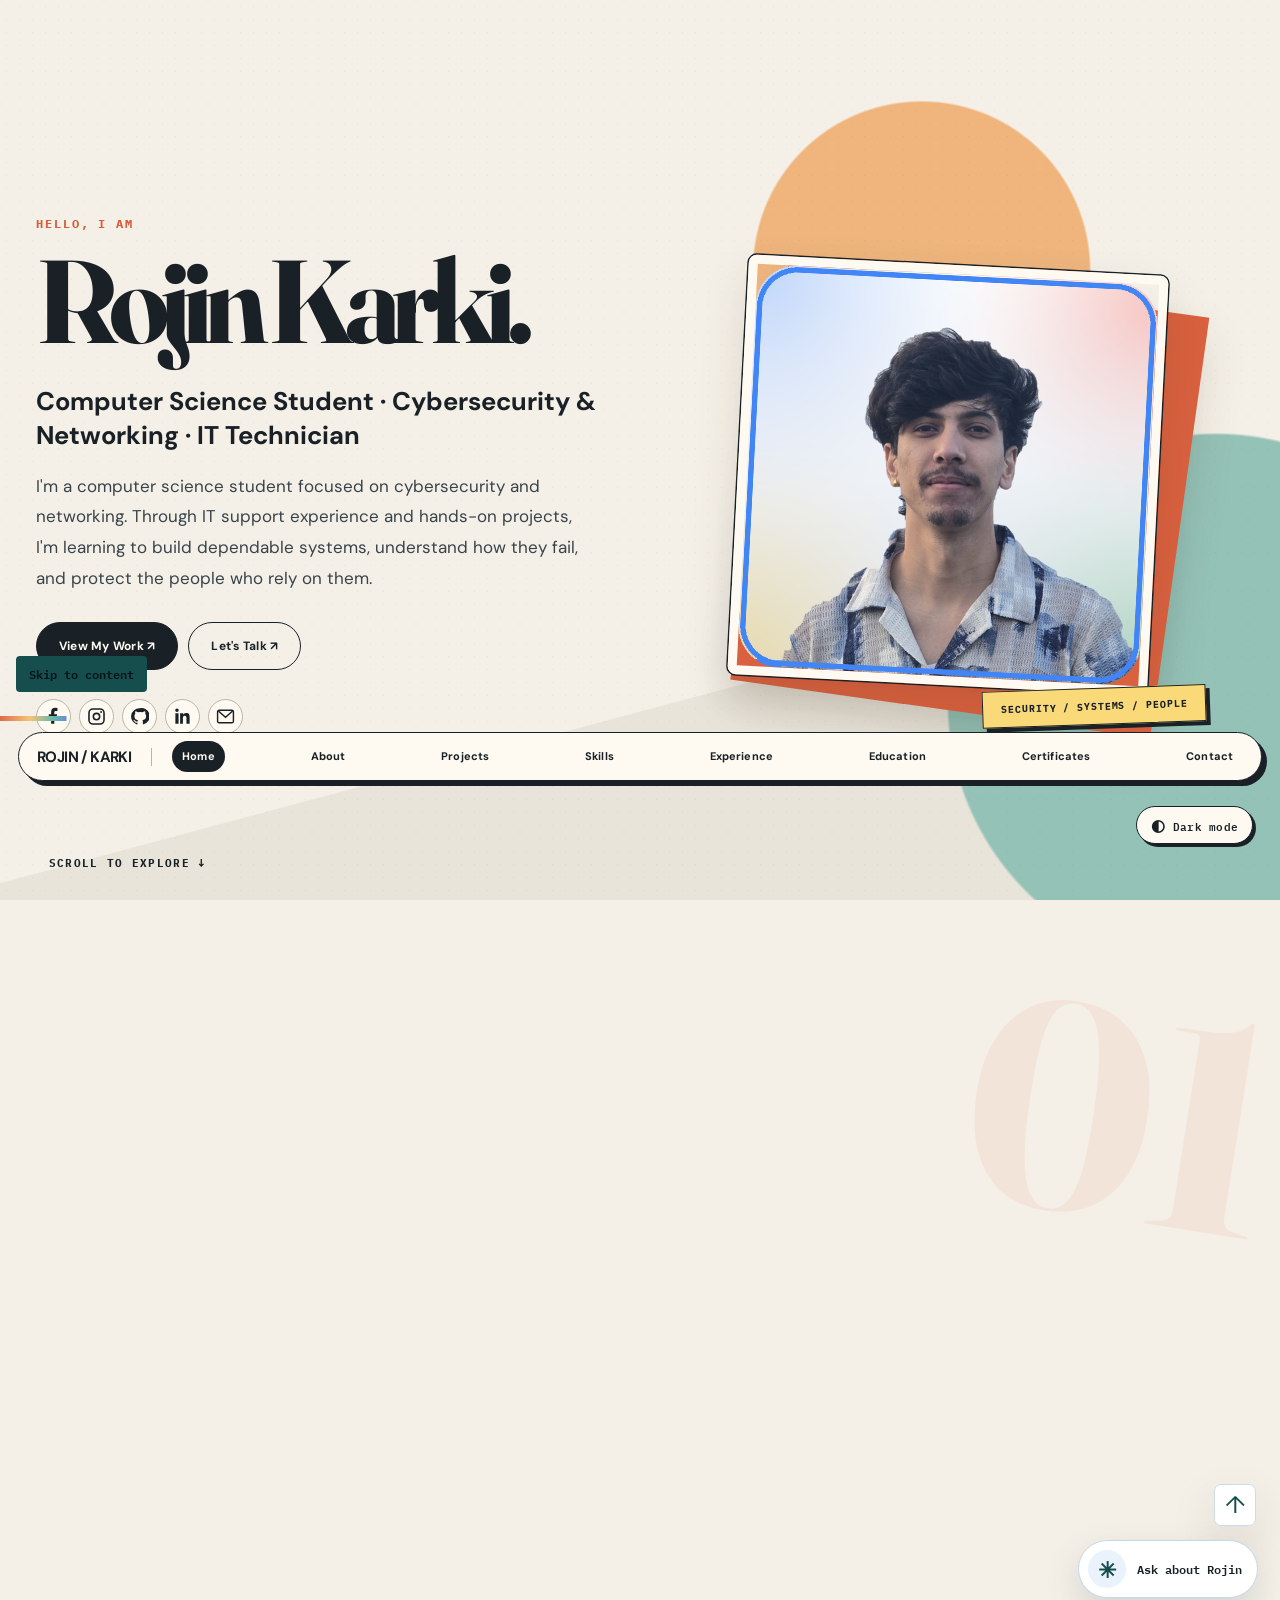
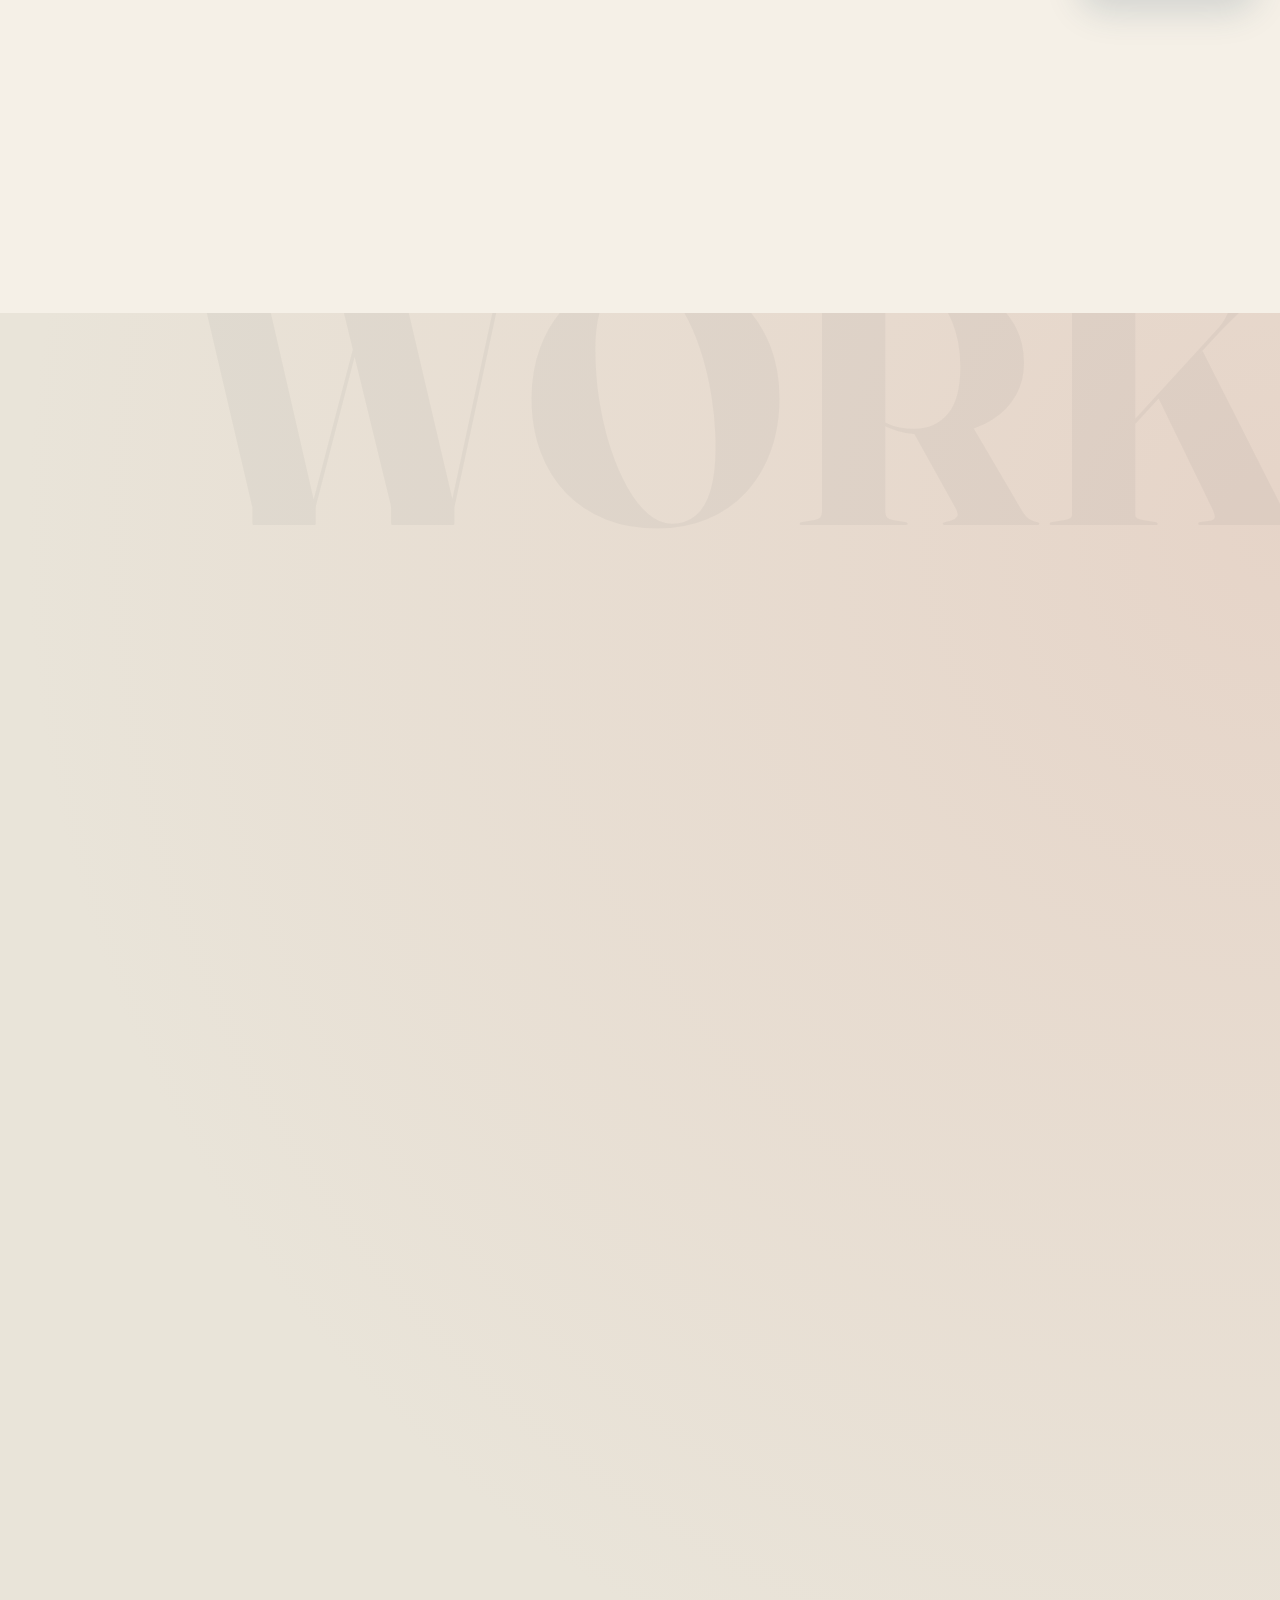
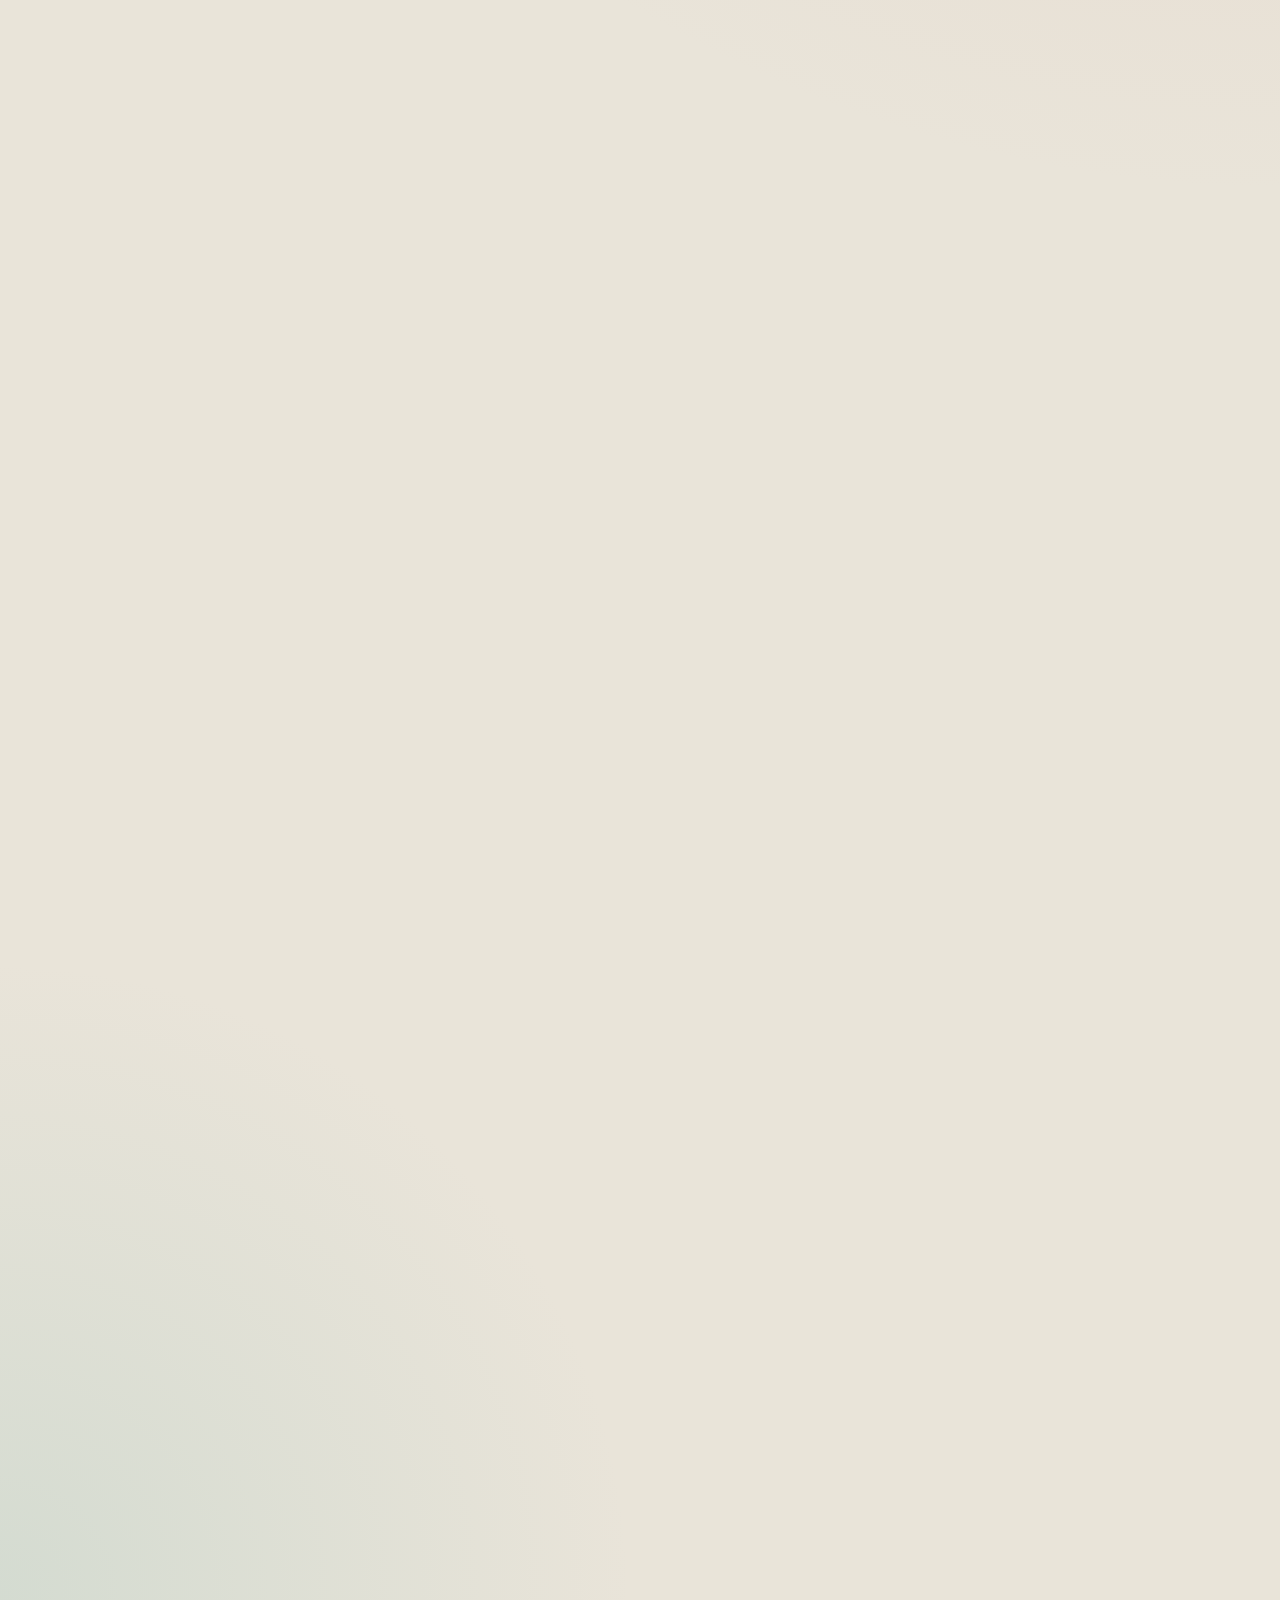
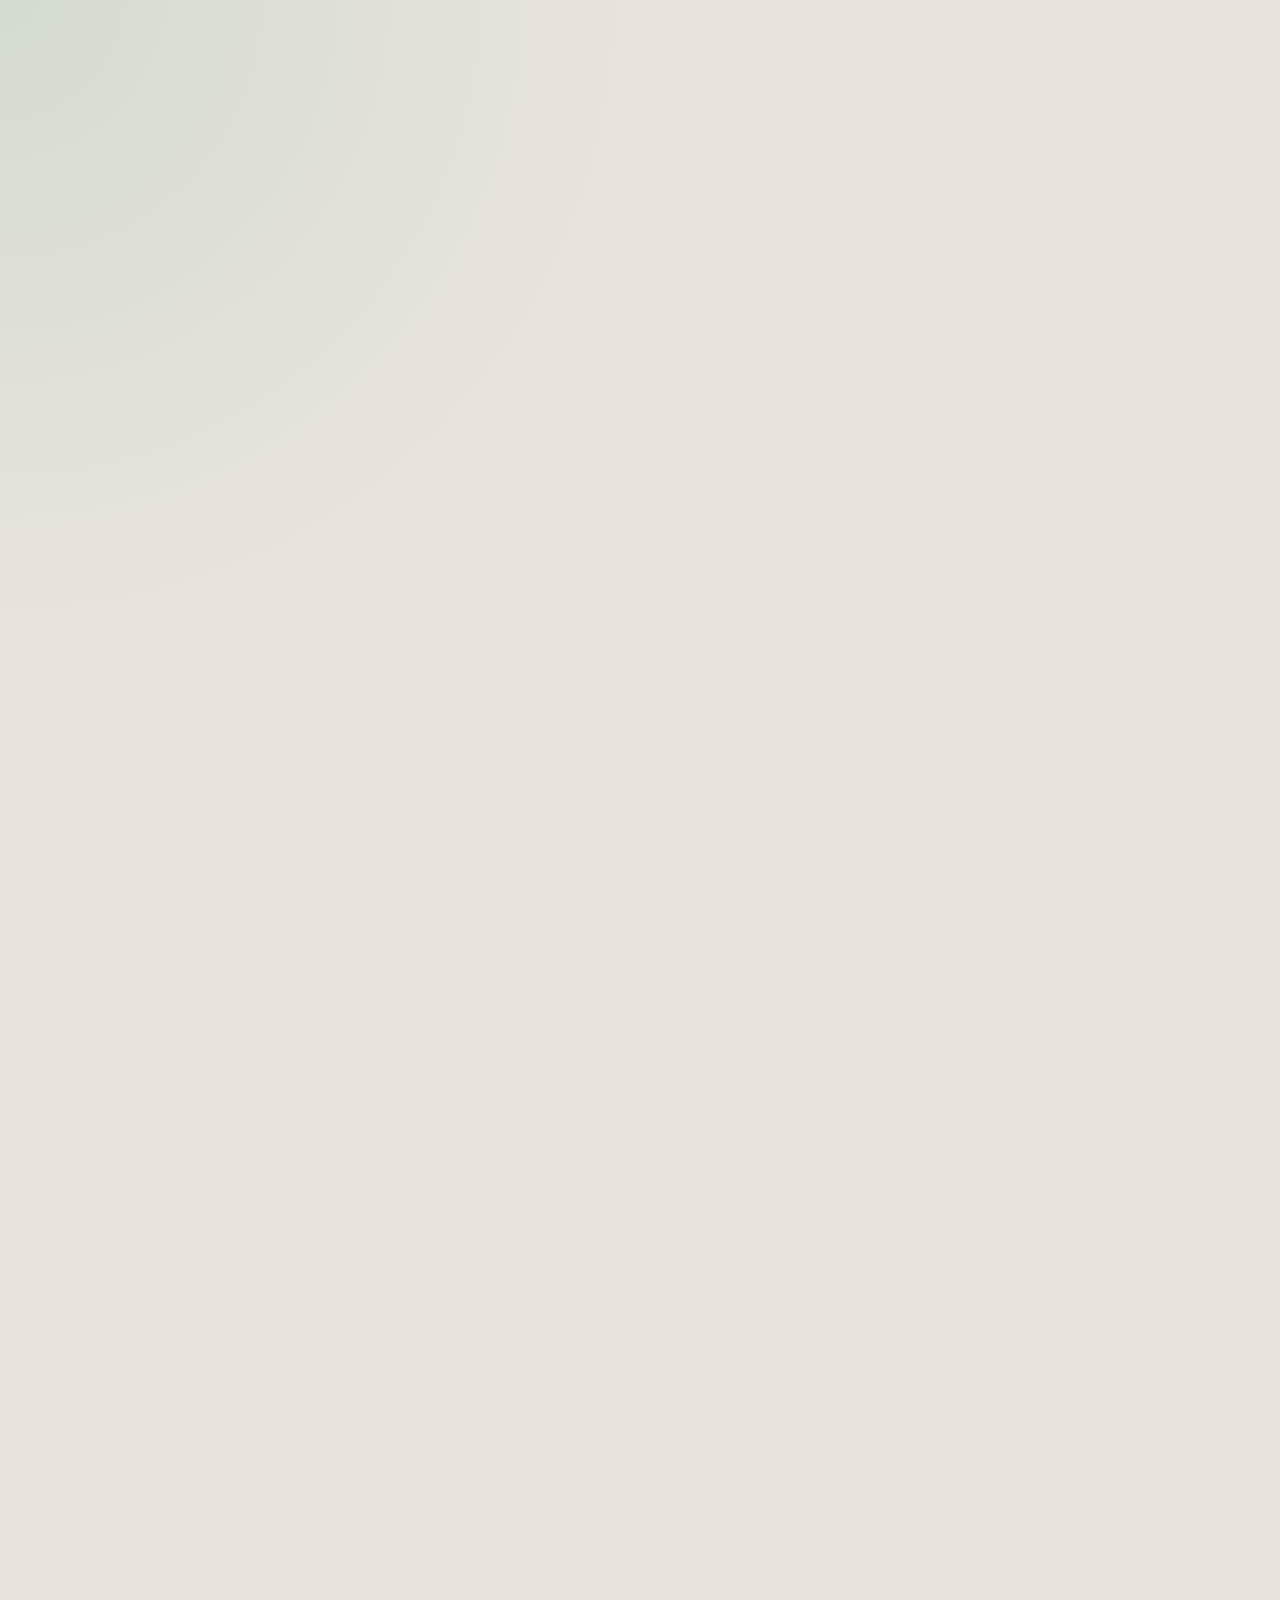
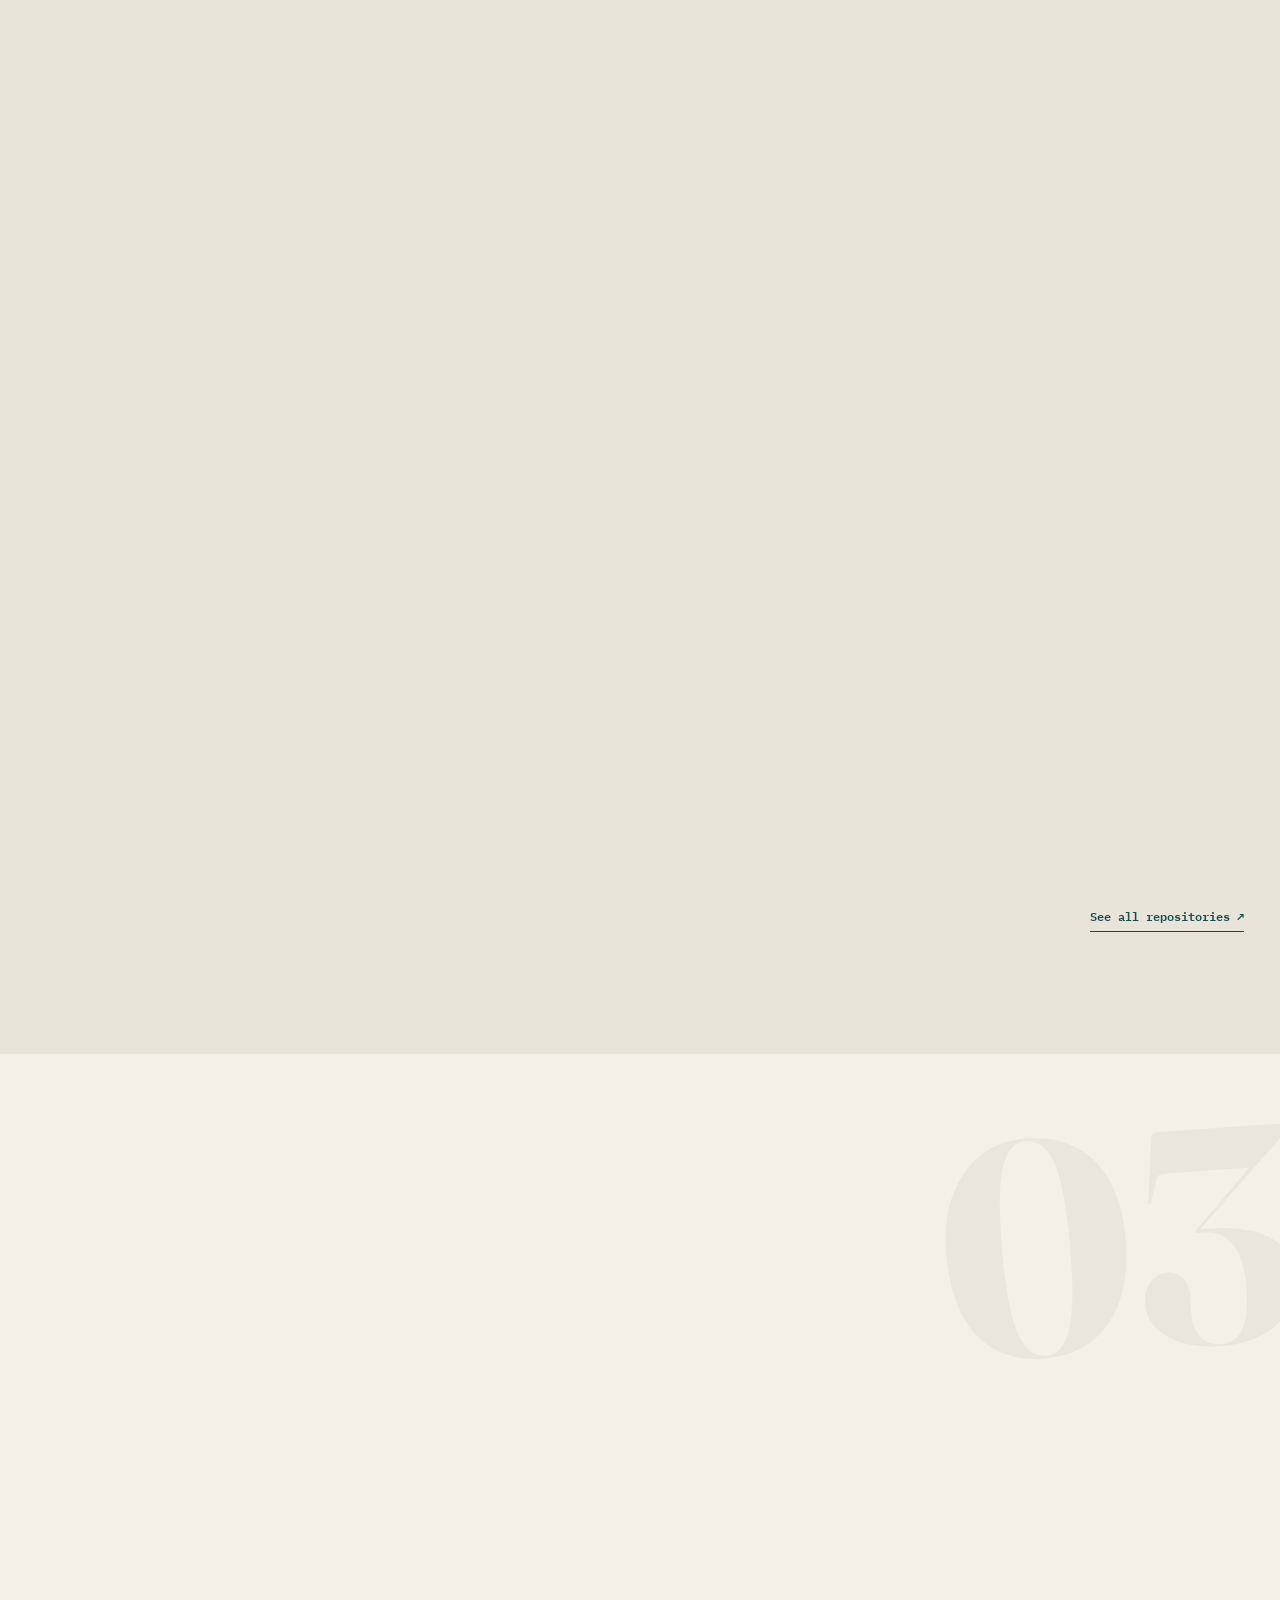
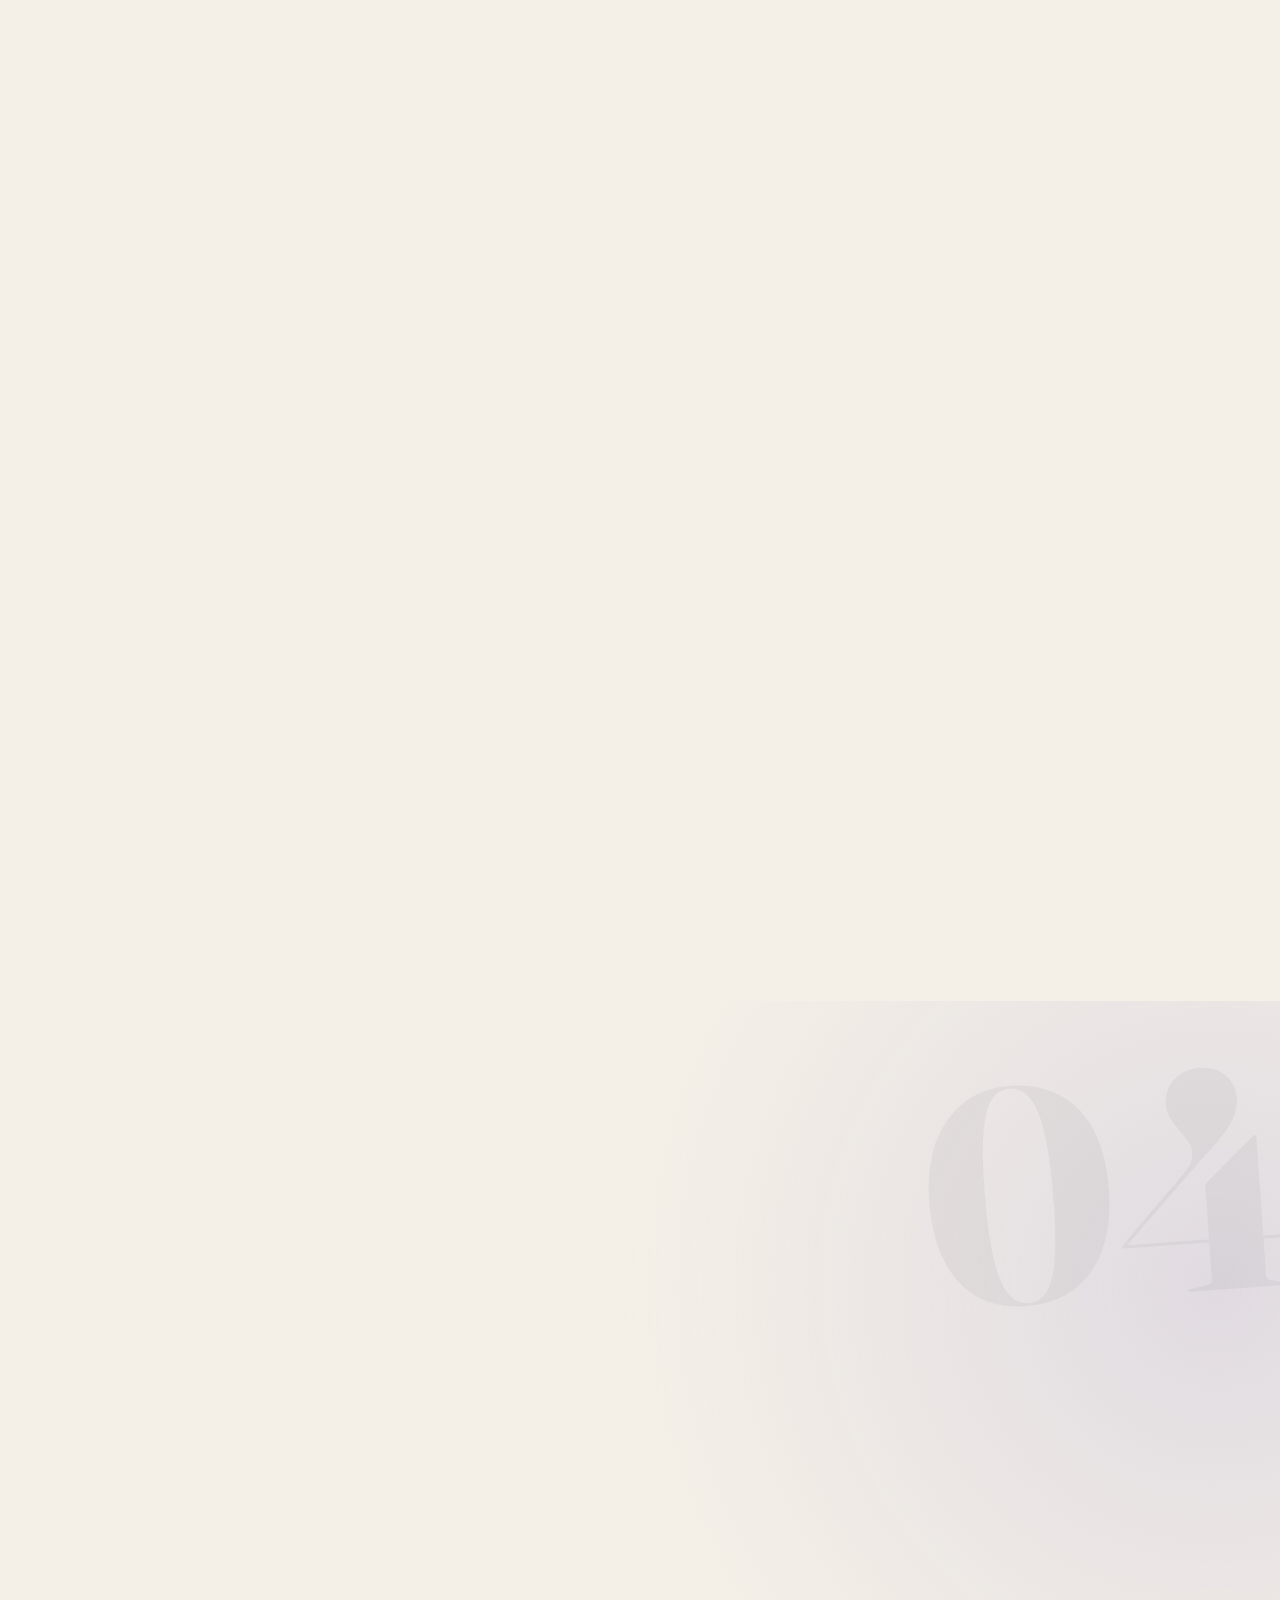
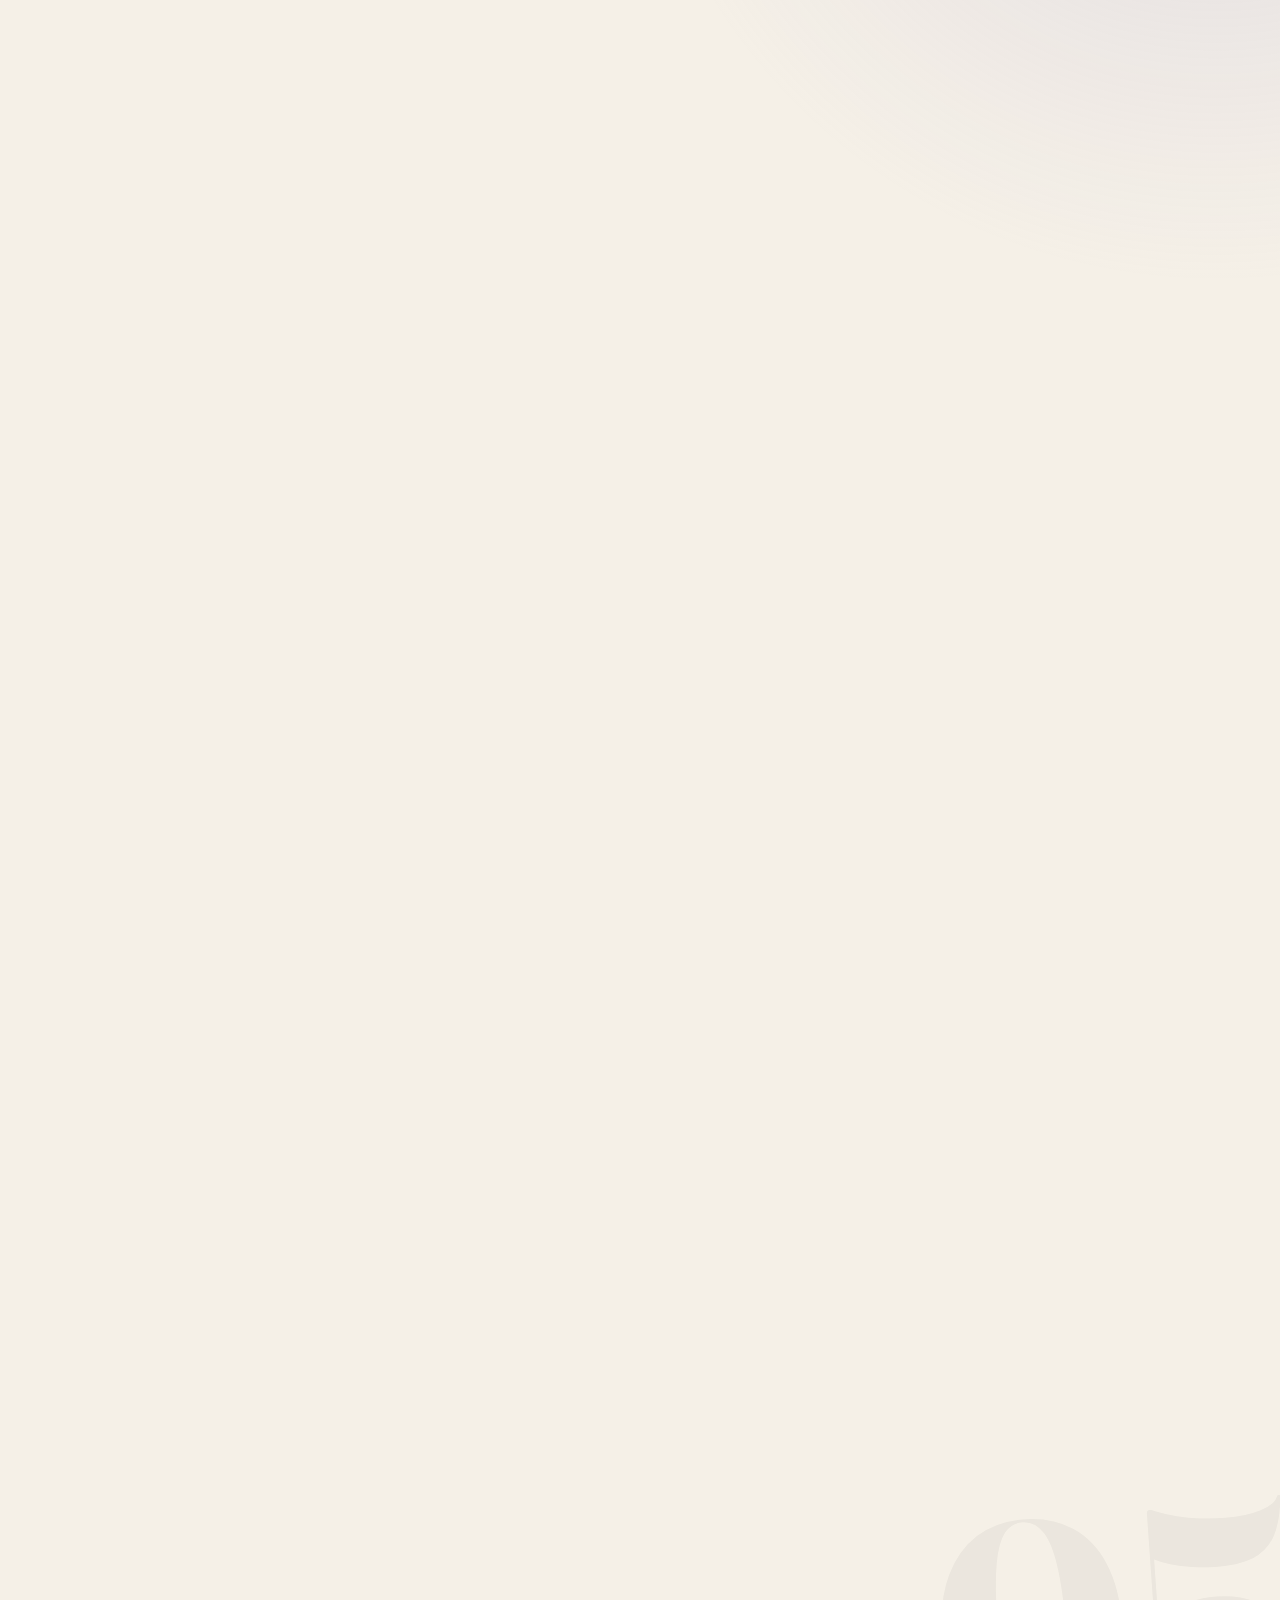
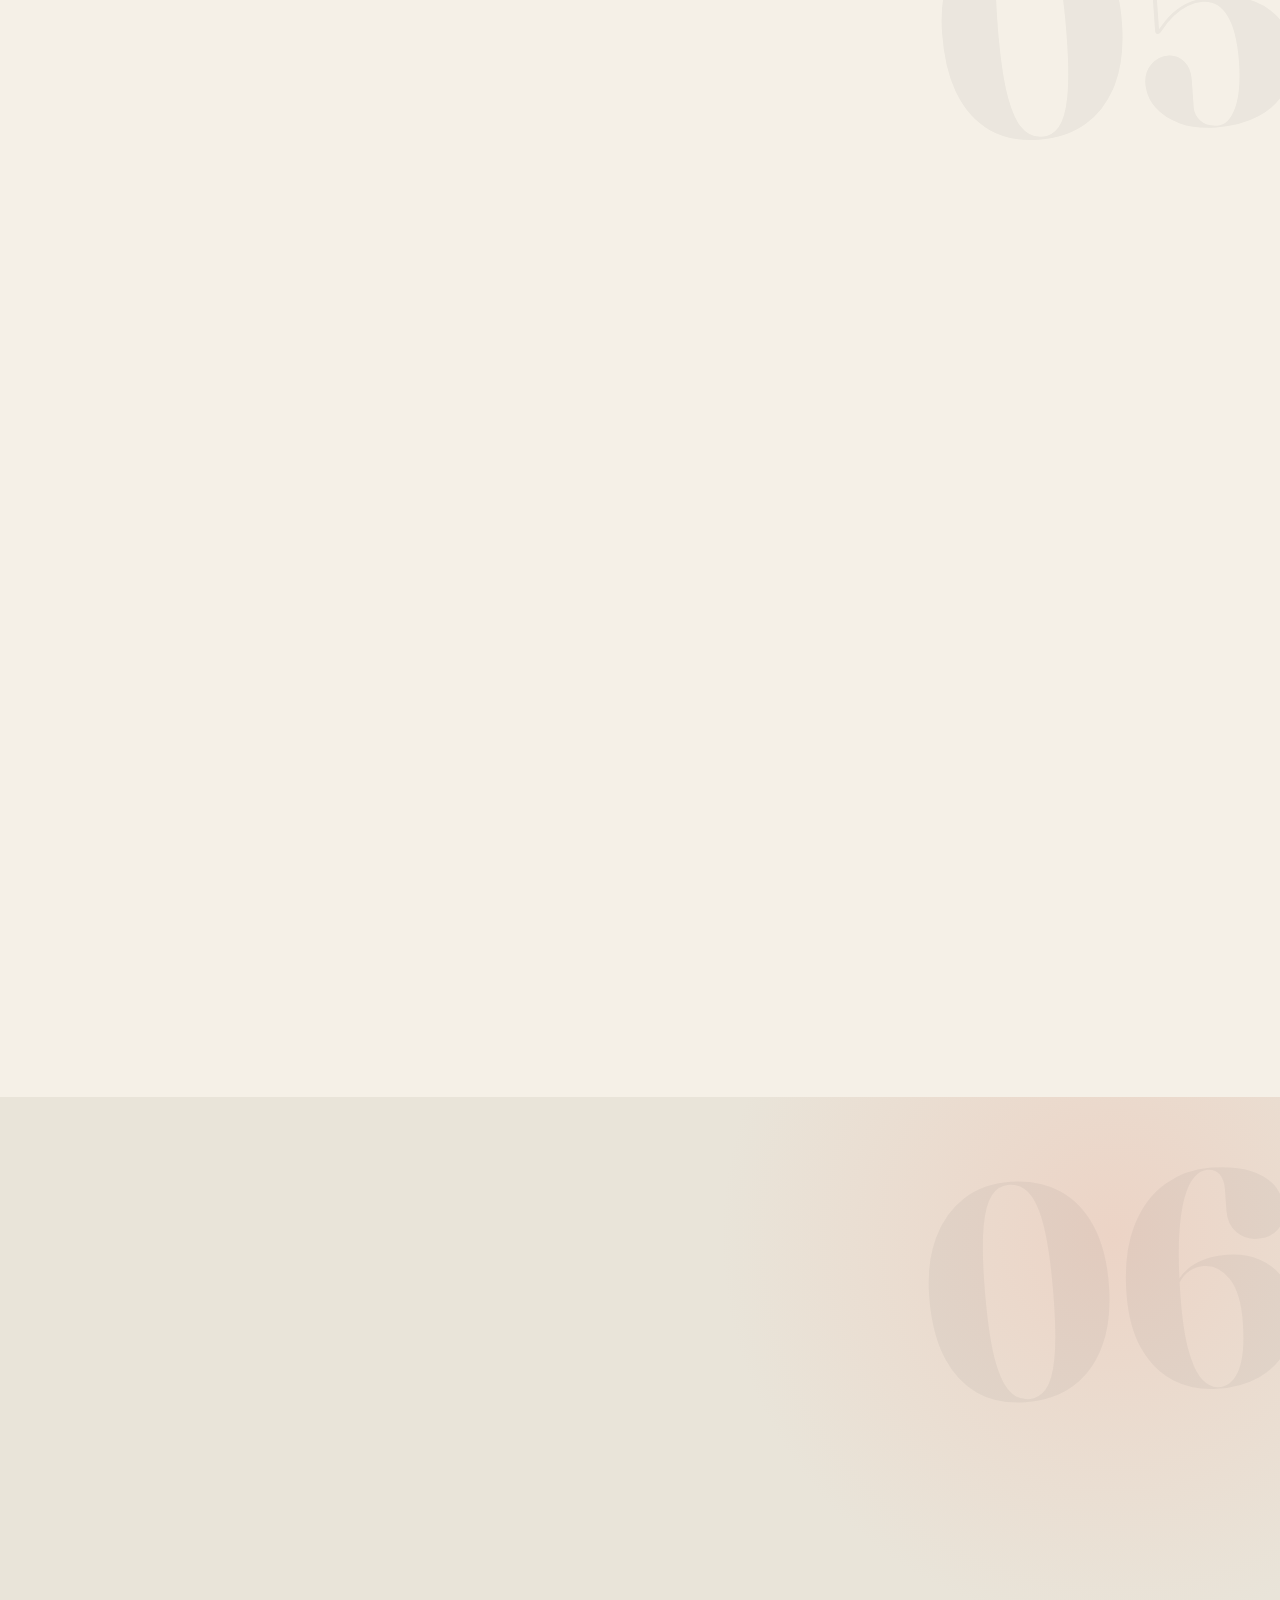
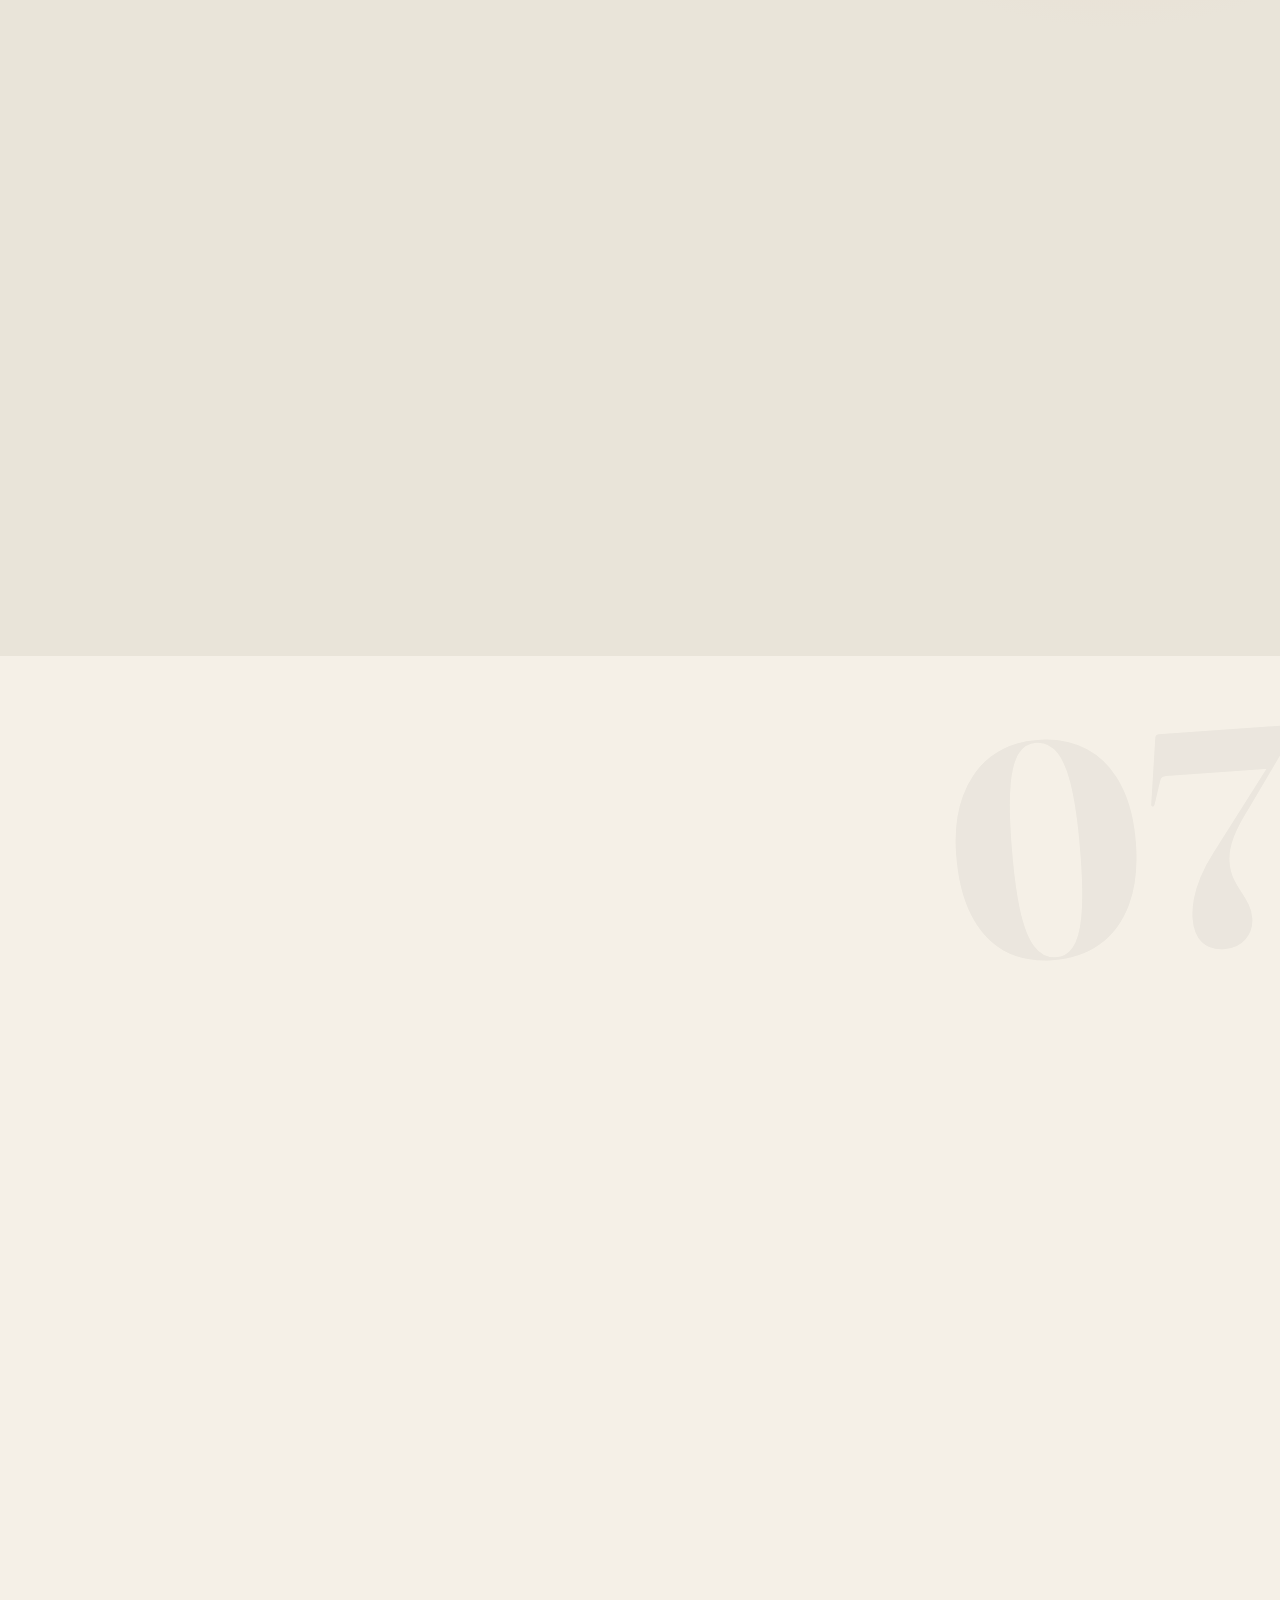
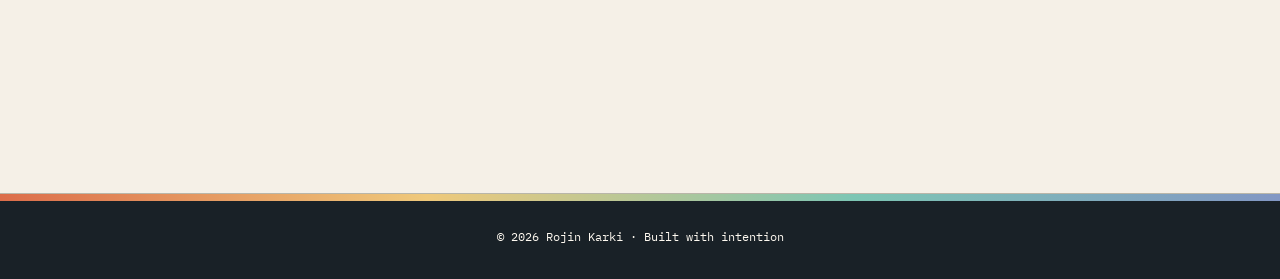
<file: about.html>
<!doctype html><html lang="en"><head><meta charset="utf-8"><meta name="viewport" content="width=device-width,initial-scale=1"><meta http-equiv="refresh" content="0;url=index.html#about"><link rel="canonical" href="https://rojinkarki.com.np/index.html#about"><title>Rojin Karki</title></head><body><p>Continue to <a href="index.html#about">Rojin Karki's portfolio</a>.</p></body></html>
</file>
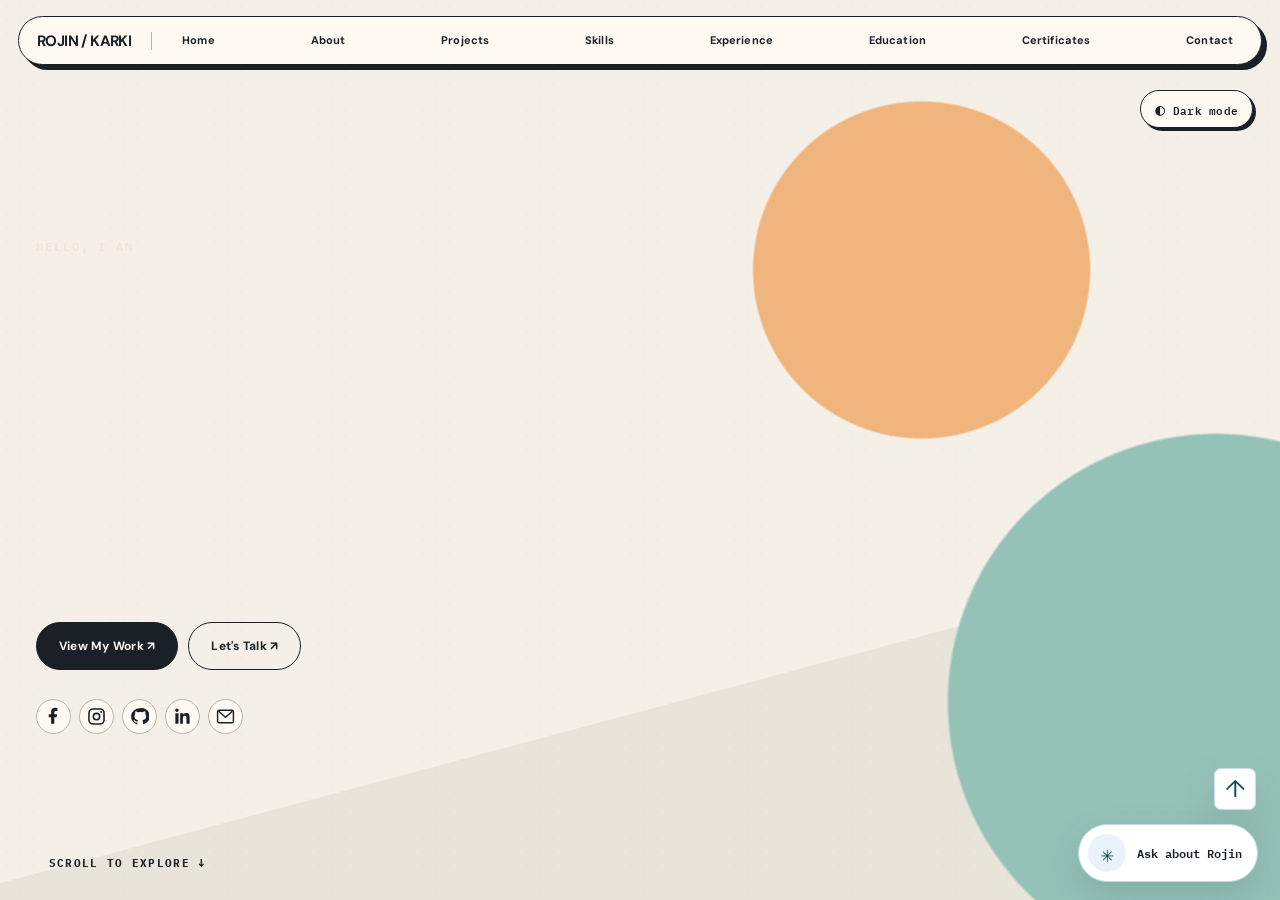
<file: contact.html>
<!doctype html><html lang="en"><head><meta charset="utf-8"><meta name="viewport" content="width=device-width,initial-scale=1"><meta http-equiv="refresh" content="0;url=index.html#contact"><link rel="canonical" href="https://rojinkarki.com.np/index.html#contact"><title>Rojin Karki</title></head><body><p>Continue to <a href="index.html#contact">Rojin Karki's portfolio</a>.</p></body></html>
</file>
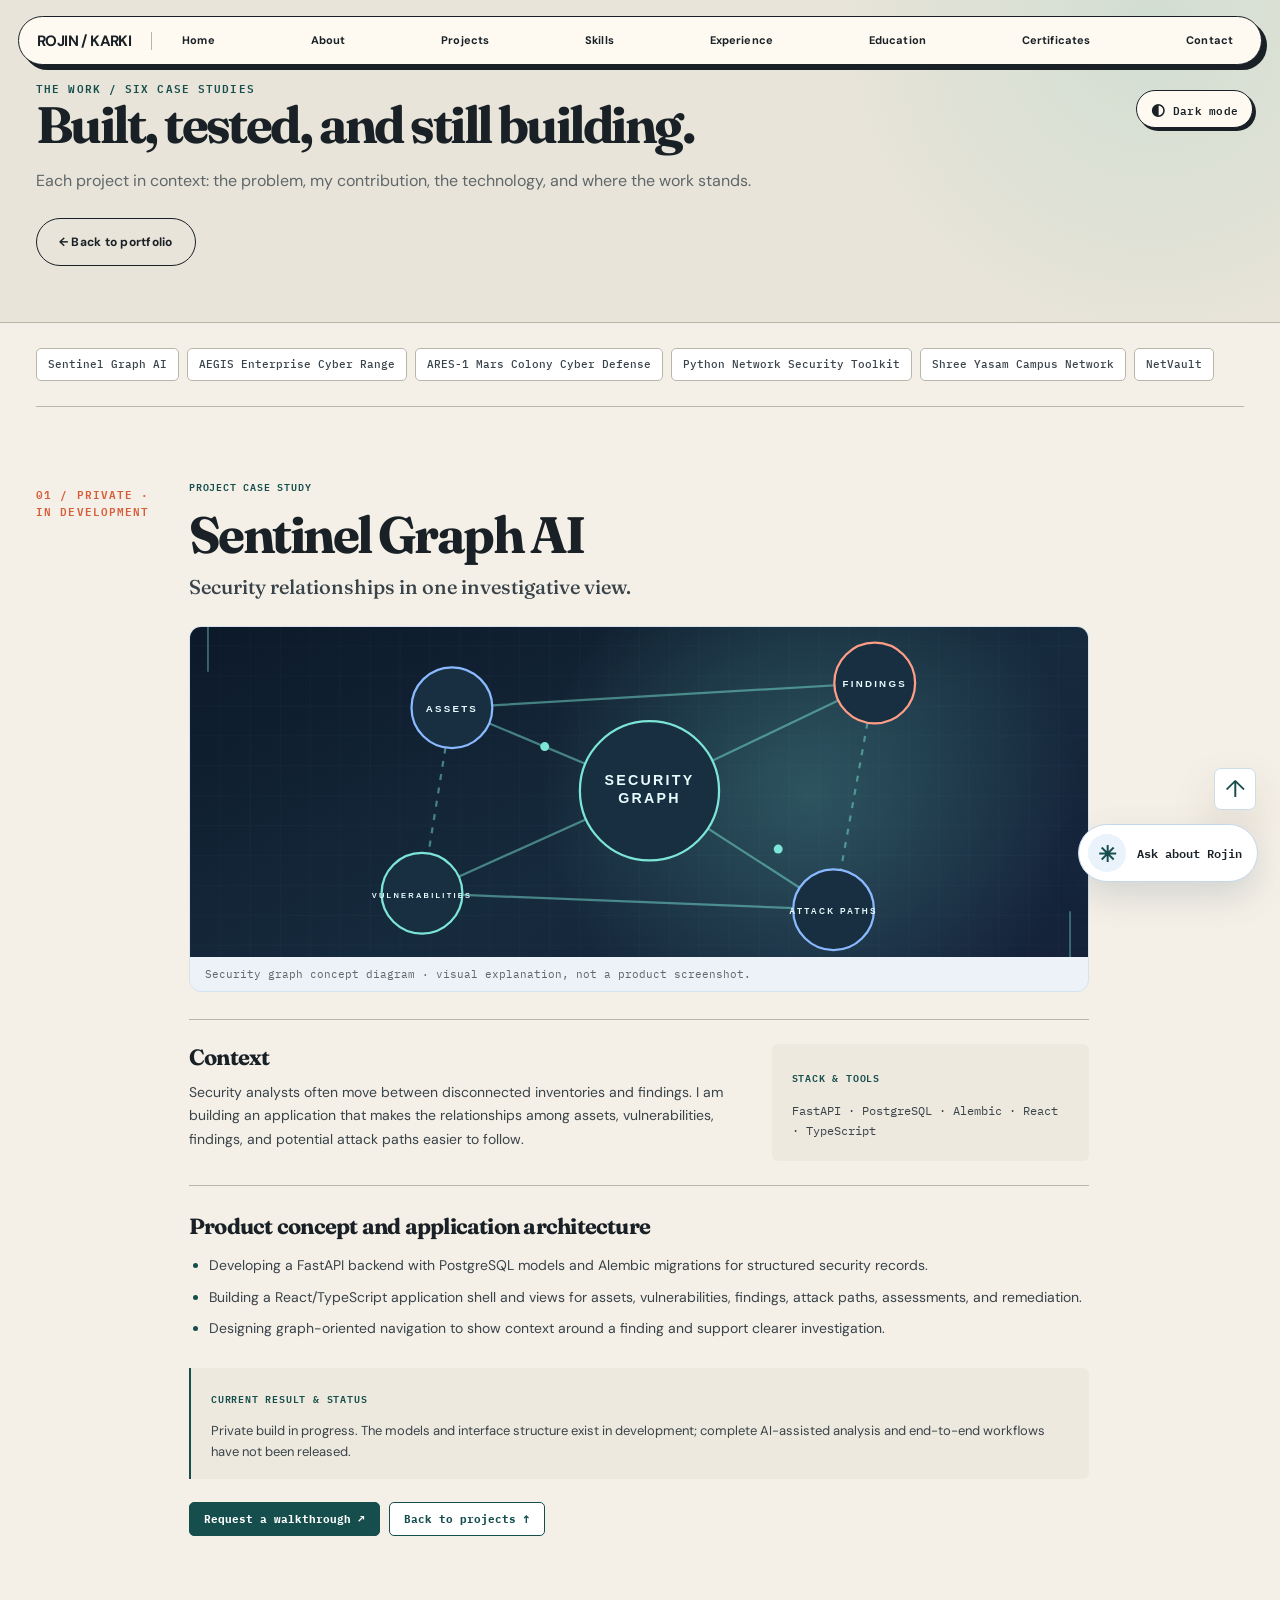
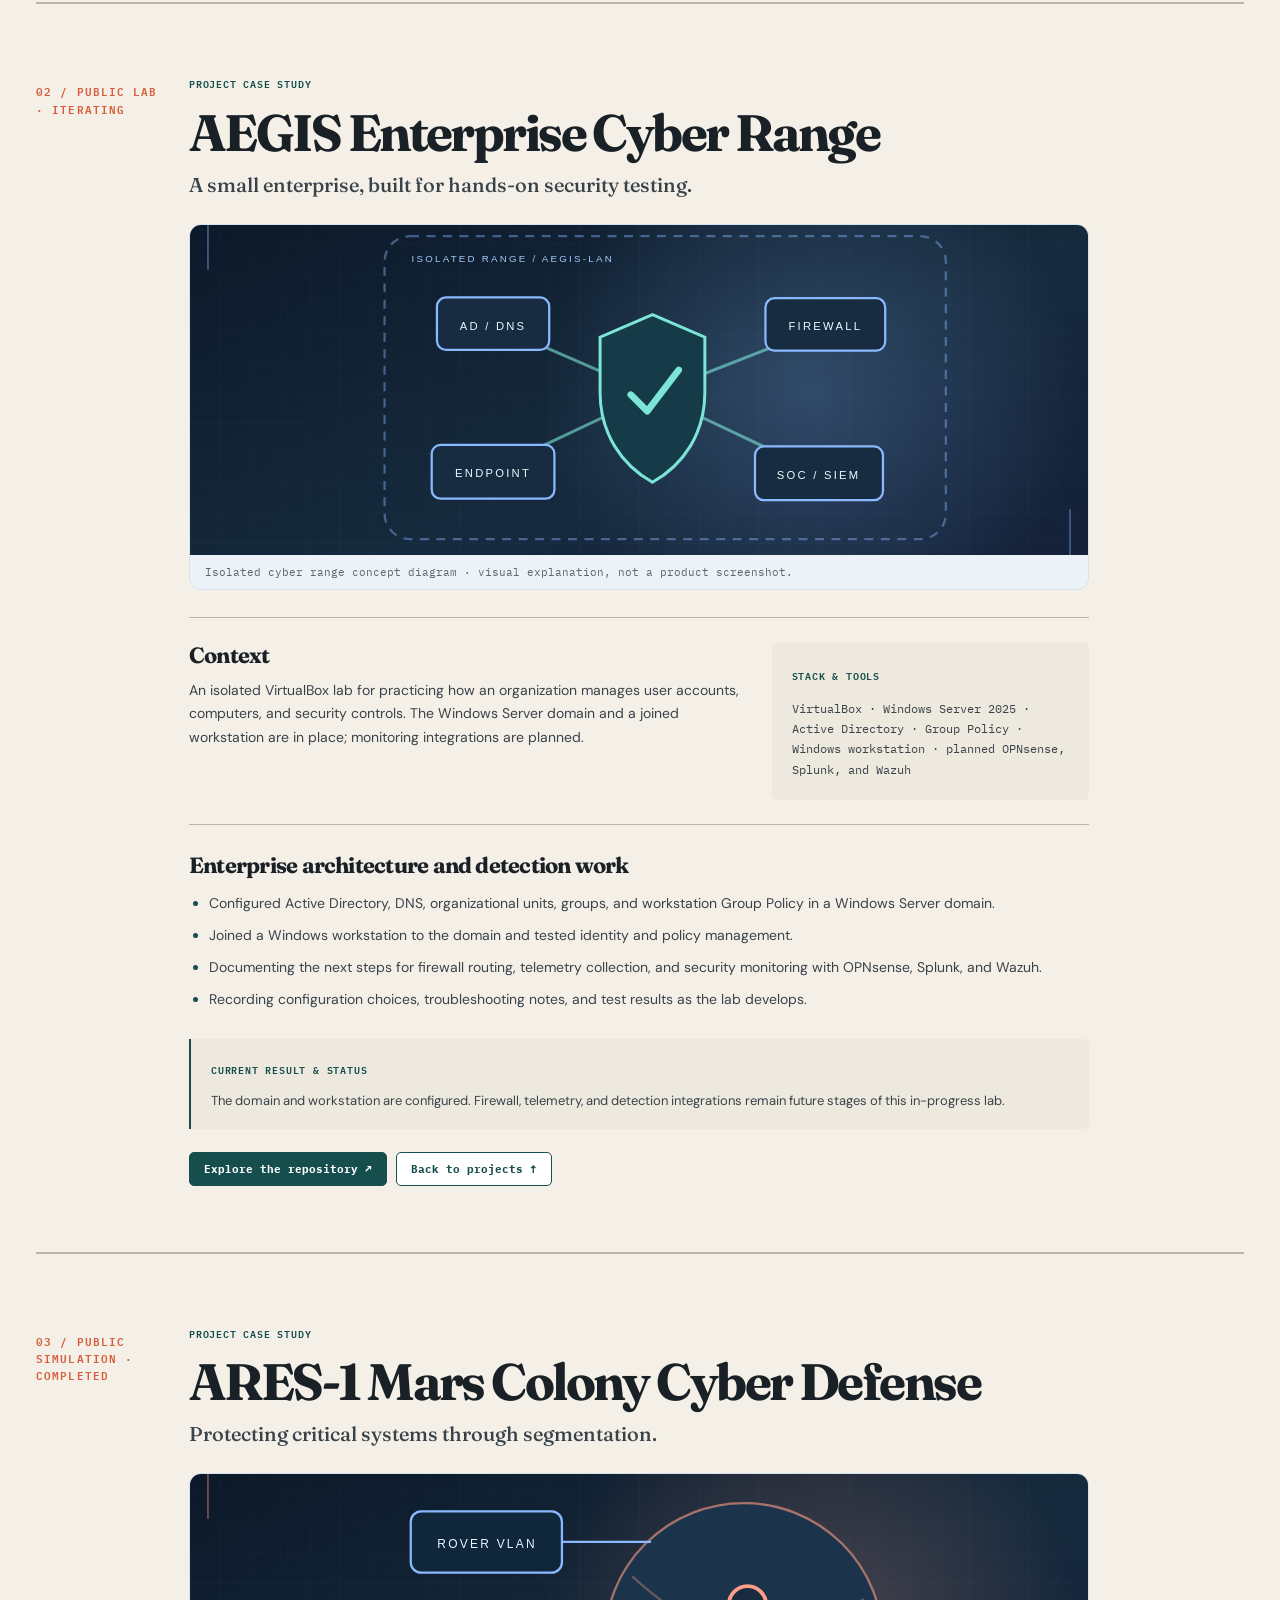
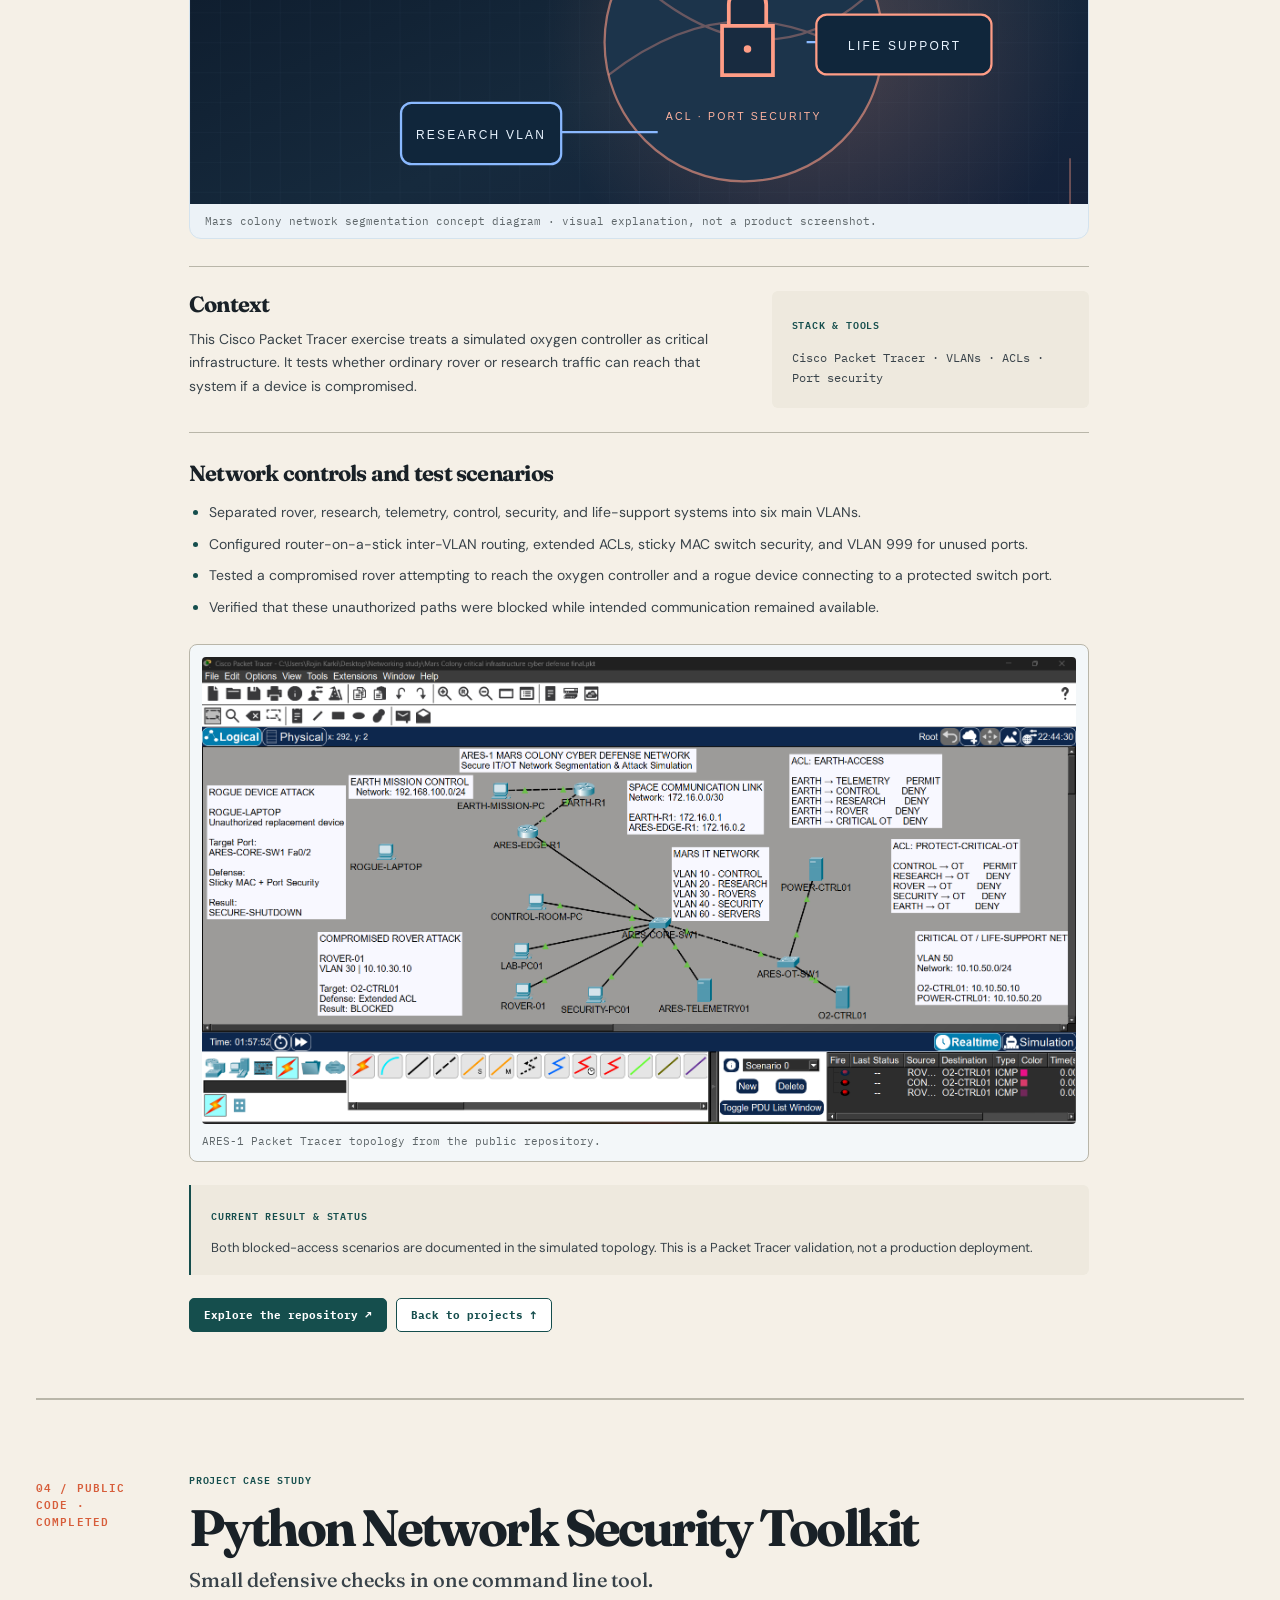
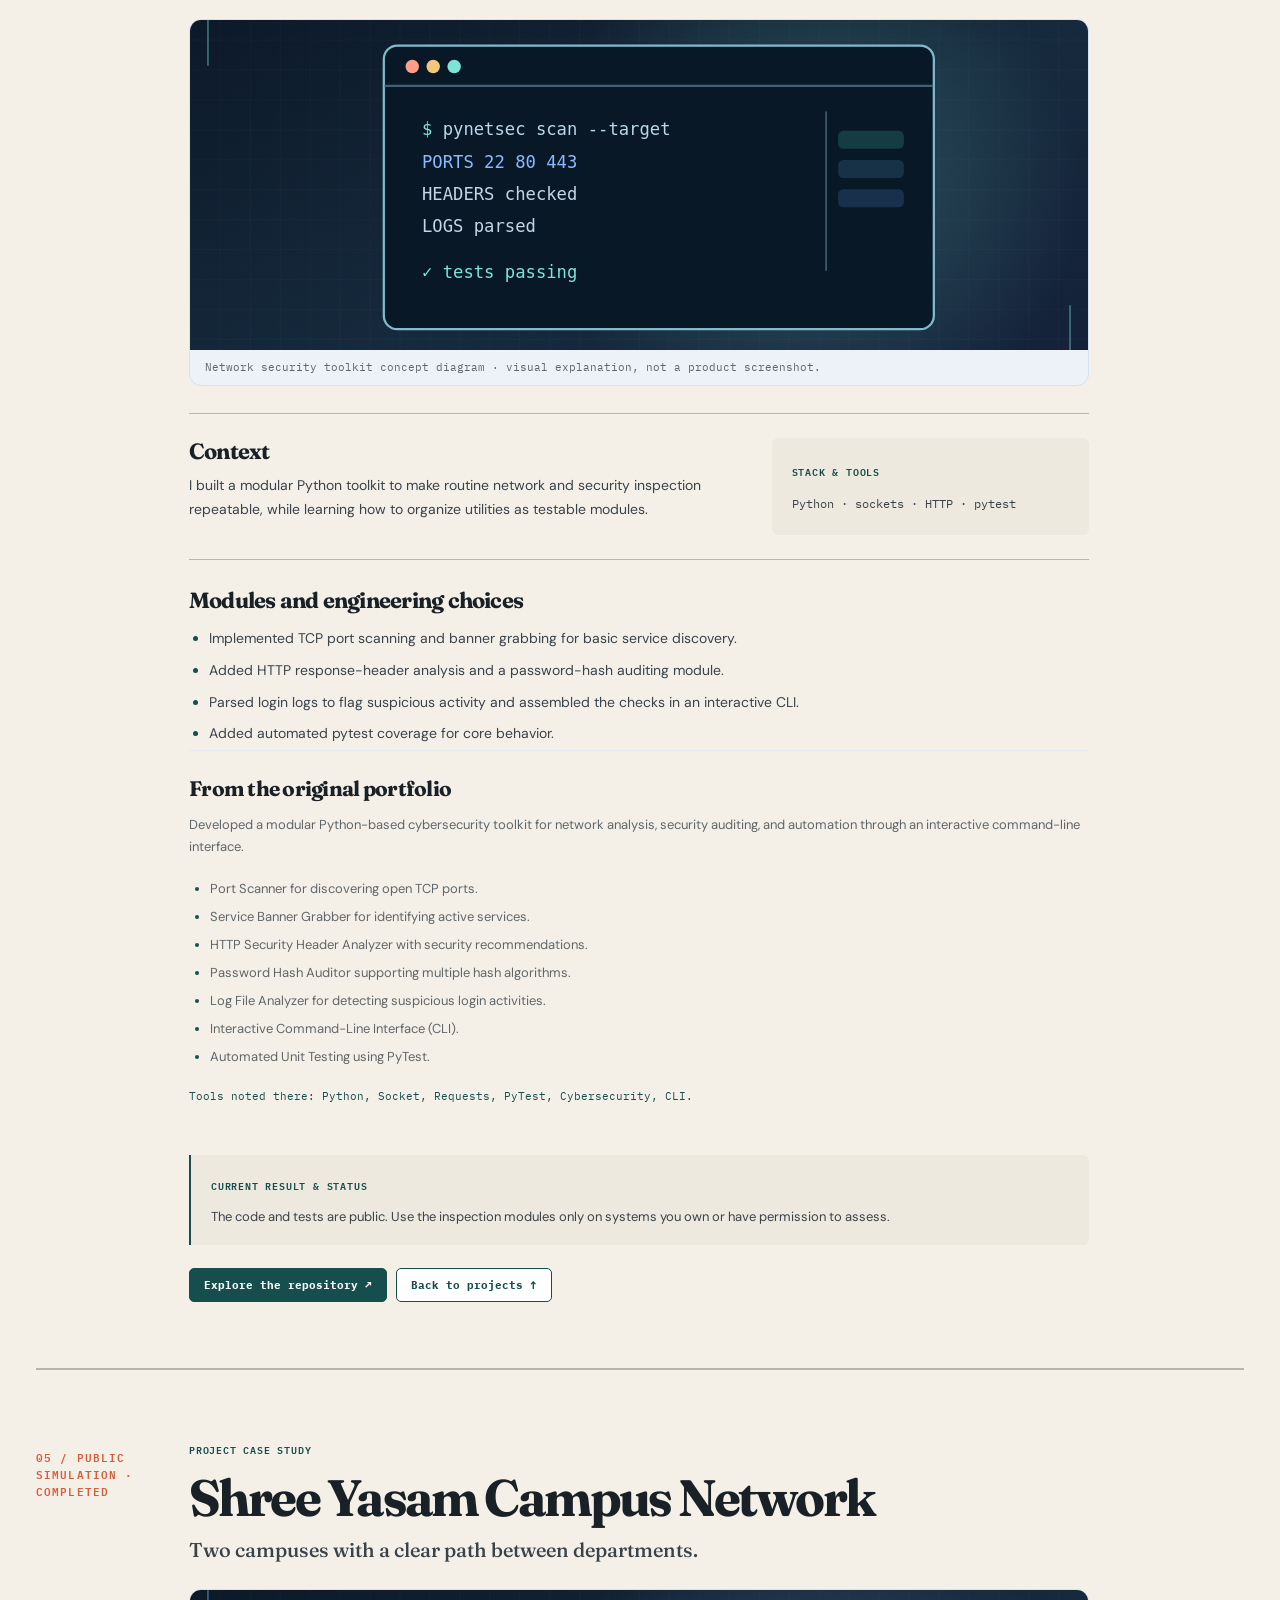
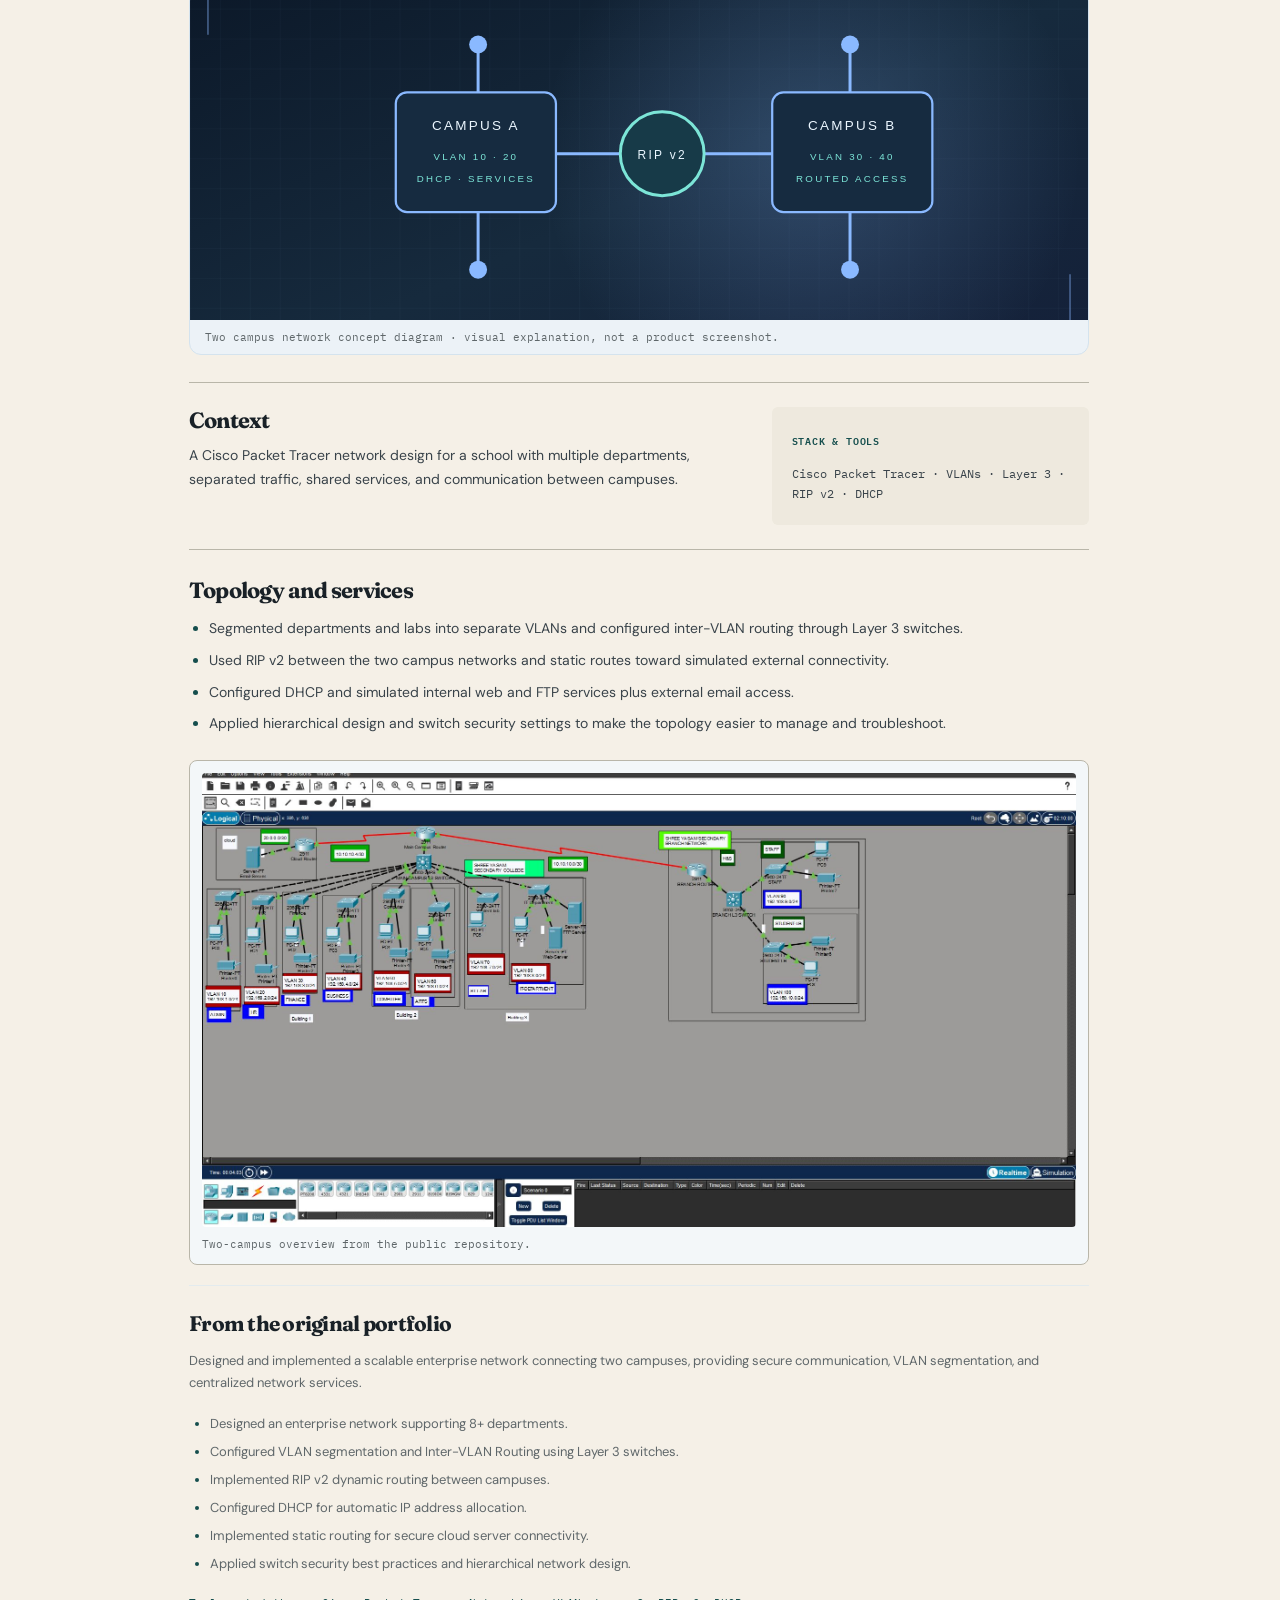
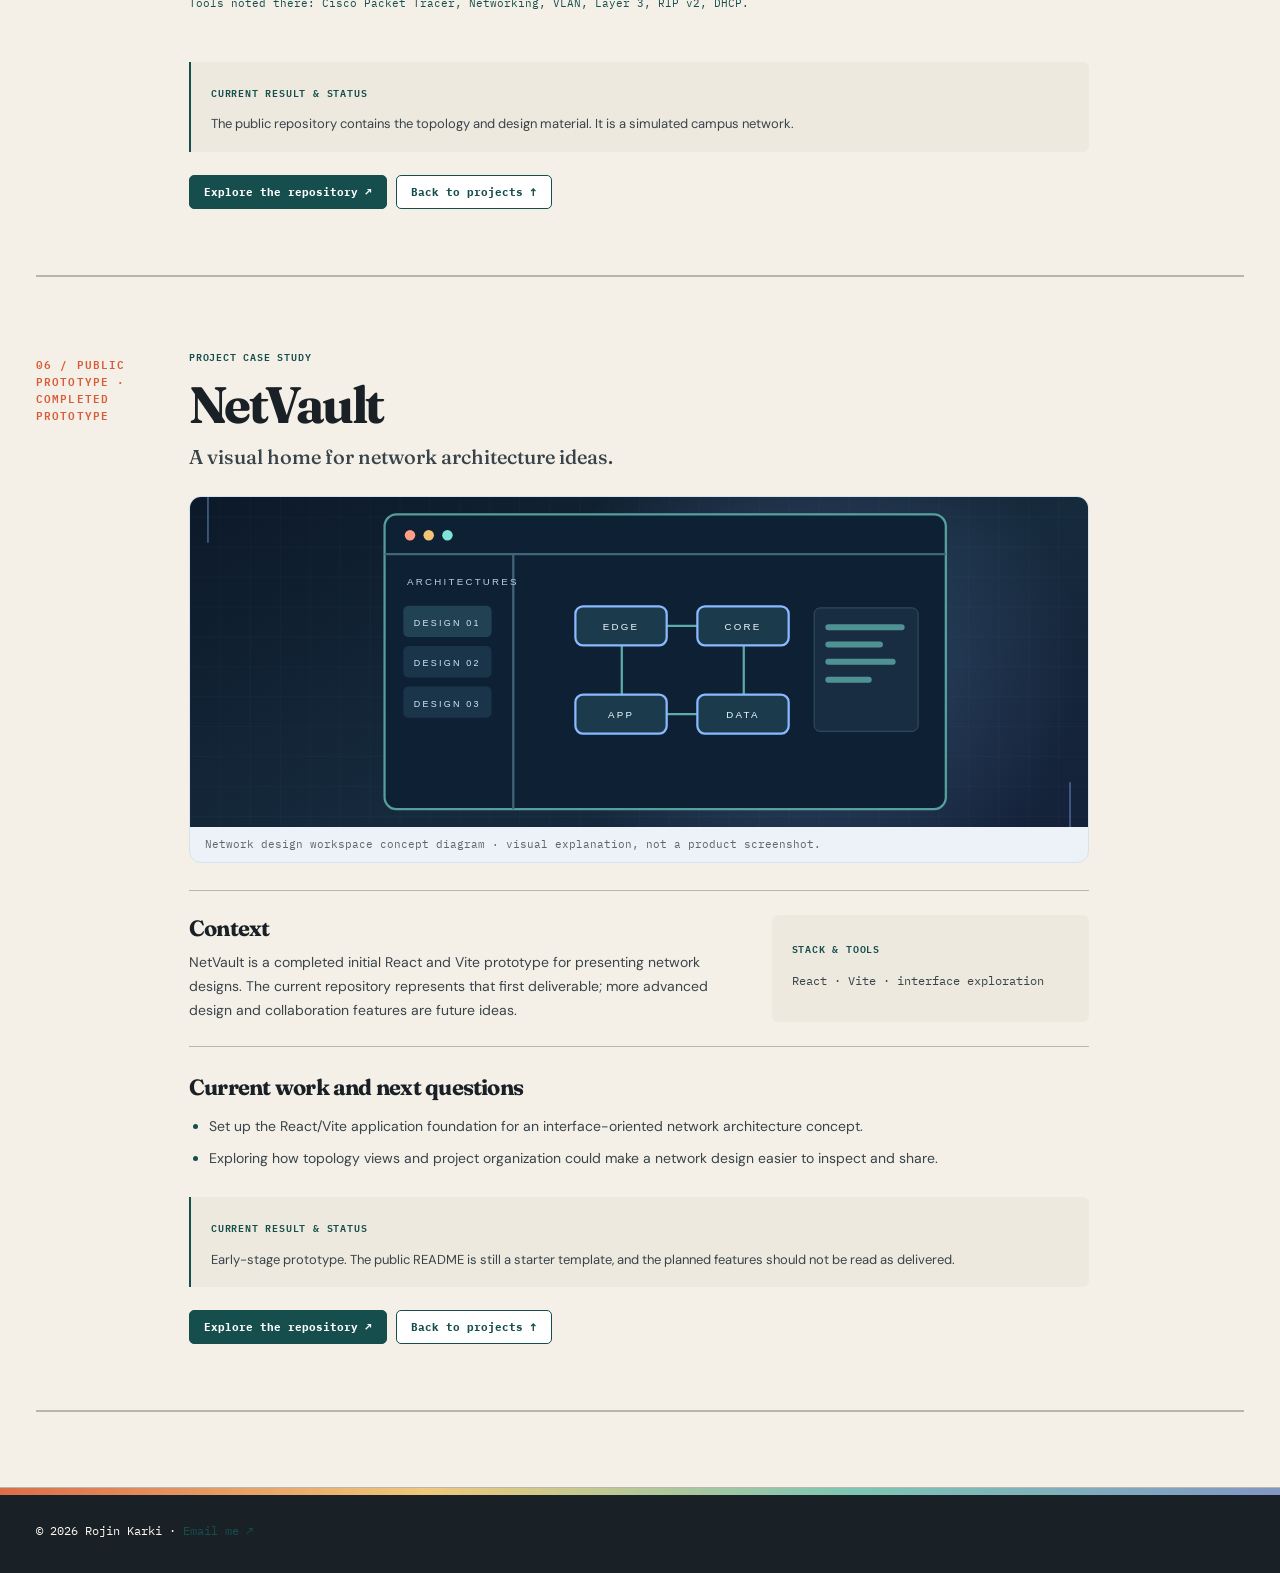
<file: portfolio-details.html>
<!doctype html>
<html lang="en" data-theme="dark"><head><meta charset="utf-8"><meta name="viewport" content="width=device-width,initial-scale=1"><meta name="theme-color" content="#0b1420"><meta name="description" content="Rojin Karki — cybersecurity, networking and software projects in Sunnyvale, California."><script src="assets/js/theme.js?v=20261004-1"></script><link rel="stylesheet" href="assets/css/main.css"><link rel="stylesheet" href="assets/css/dark-signature.css"><link rel="stylesheet" href="assets/css/light-theme.css"><title>Project case studies — Rojin Karki</title><link rel="icon" type="image/svg+xml" href="favicon.svg"><link rel="canonical" href="https://rojinkarki.com.np/portfolio-details.html"><meta property="og:title" content="Project case studies — Rojin Karki"><meta property="og:description" content="Rojin Karki — cybersecurity, networking and software projects in Sunnyvale, California."><meta property="og:type" content="website"><meta property="og:url" content="https://rojinkarki.com.np/portfolio-details.html"><meta property="og:image" content="https://rojinkarki.com.np/assets/img/profile/profile.png"><link rel="stylesheet" href="assets/css/editorial-scroll.css?v=20261004-5"><link rel="stylesheet" href="assets/css/section-motion.css?v=20261004-1"></head><body class="details-page"><div class="scroll-progress" aria-hidden="true"><span></span></div><a class="skip-link" href="#content">Skip to content</a><button class="header-toggle" type="button" aria-label="Open navigation" aria-controls="navmenu" aria-expanded="false">☰</button><button id="theme-toggle" class="theme-toggle" type="button" aria-label="Switch to light mode"><span class="theme-icon" aria-hidden="true">☀</span><span class="theme-label" aria-hidden="true">Light mode</span></button><header id="header" class="header d-flex flex-column" aria-label="Site navigation"><div class="header-container d-flex flex-column align-items-start"><nav id="navmenu" class="navmenu" aria-label="Main navigation"><ul><li><a href="index.html#hero"><span class="navicon" aria-hidden="true">⌂</span>Home</a></li><li><a href="index.html#about"><span class="navicon" aria-hidden="true">◈</span>About</a></li><li><a href="index.html#Project"><span class="navicon" aria-hidden="true">◇</span>Projects</a></li><li><a href="index.html#Skills"><span class="navicon" aria-hidden="true">⌘</span>Skills</a></li><li><a href="index.html#Experience"><span class="navicon" aria-hidden="true">▤</span>Experience</a></li><li><a href="index.html#Education"><span class="navicon" aria-hidden="true">▥</span>Education</a></li><li><a href="index.html#certifications"><span class="navicon" aria-hidden="true">✦</span>Certificates</a></li><li><a href="index.html#contact"><span class="navicon" aria-hidden="true">↗</span>Contact</a></li></ul></nav><div class="social-links"><a href="https://github.com/Rojinkarki" target="_blank" rel="noopener noreferrer" aria-label="GitHub">GH</a><a href="https://www.linkedin.com/in/rojinkarki/" target="_blank" rel="noopener noreferrer" aria-label="LinkedIn">in</a><a href="mailto:karkirojin999@gmail.com" aria-label="Email">@</a></div></div></header><main class="main" id="content"><div class="page-title"><div class="container"><span class="page-kicker">THE WORK / SIX CASE STUDIES</span><h1>Built, tested, and still building.</h1><p>Each project in context: the problem, my contribution, the technology, and where the work stands.</p><a class="btn btn-outline" href="index.html#Project">← Back to portfolio</a></div></div><nav class="case-nav container" aria-label="Project case studies"><a href="#sentinel-graph-ai">Sentinel Graph AI</a><a href="#aegis">AEGIS Enterprise Cyber Range</a><a href="#ares-1">ARES-1 Mars Colony Cyber Defense</a><a href="#py-netsec">Python Network Security Toolkit</a><a href="#campus">Shree Yasam Campus Network</a><a href="#netvault">NetVault</a></nav><div class="container case-layout"><article class="case-study" id="sentinel-graph-ai"><div class="case-number">01 / Private · In development</div><div class="case-content"><div class="case-heading"><span class="eyebrow">Project case study</span><h2>Sentinel Graph AI</h2><p class="tagline">Security relationships in one investigative view.</p></div><figure class="project-art-figure"><img src="assets/img/projects/sentinel-graph.svg" alt="Security graph concept diagram" loading="lazy"><figcaption>Security graph concept diagram · visual explanation, not a product screenshot.</figcaption></figure><div class="case-overview"><div><h3>Context</h3><p>Security analysts often move between disconnected inventories and findings. I am building an application that makes the relationships among assets, vulnerabilities, findings, and potential attack paths easier to follow.</p></div><div class="case-stack"><span class="eyebrow">Stack &amp; tools</span><p>FastAPI · PostgreSQL · Alembic · React · TypeScript</p></div></div><div class="case-work"><h3>Product concept and application architecture</h3><ul><li>Developing a FastAPI backend with PostgreSQL models and Alembic migrations for structured security records.</li><li>Building a React/TypeScript application shell and views for assets, vulnerabilities, findings, attack paths, assessments, and remediation.</li><li>Designing graph-oriented navigation to show context around a finding and support clearer investigation.</li></ul></div><div class="case-result"><span class="eyebrow">Current result &amp; status</span><p>Private build in progress. The models and interface structure exist in development; complete AI-assisted analysis and end-to-end workflows have not been released.</p></div><div class="case-actions"><a href="mailto:karkirojin999@gmail.com?subject=Sentinel%20Graph%20AI">Request a walkthrough ↗</a><a href="index.html#Project">Back to projects ↑</a></div></div></article><article class="case-study" id="aegis"><div class="case-number">02 / Public lab · Iterating</div><div class="case-content"><div class="case-heading"><span class="eyebrow">Project case study</span><h2>AEGIS Enterprise Cyber Range</h2><p class="tagline">A small enterprise, built for hands-on security testing.</p></div><figure class="project-art-figure"><img src="assets/img/projects/aegis-cyber-range.svg" alt="Isolated cyber range concept diagram" loading="lazy"><figcaption>Isolated cyber range concept diagram · visual explanation, not a product screenshot.</figcaption></figure><div class="case-overview"><div><h3>Context</h3><p>An isolated VirtualBox lab for practicing how an organization manages user accounts, computers, and security controls. The Windows Server domain and a joined workstation are in place; monitoring integrations are planned.</p></div><div class="case-stack"><span class="eyebrow">Stack &amp; tools</span><p>VirtualBox · Windows Server 2025 · Active Directory · Group Policy · Windows workstation · planned OPNsense, Splunk, and Wazuh</p></div></div><div class="case-work"><h3>Enterprise architecture and detection work</h3><ul><li>Configured Active Directory, DNS, organizational units, groups, and workstation Group Policy in a Windows Server domain.</li><li>Joined a Windows workstation to the domain and tested identity and policy management.</li><li>Documenting the next steps for firewall routing, telemetry collection, and security monitoring with OPNsense, Splunk, and Wazuh.</li><li>Recording configuration choices, troubleshooting notes, and test results as the lab develops.</li></ul></div><div class="case-result"><span class="eyebrow">Current result &amp; status</span><p>The domain and workstation are configured. Firewall, telemetry, and detection integrations remain future stages of this in-progress lab.</p></div><div class="case-actions"><a href="https://github.com/Rojinkarki/AEGIS-Enterprise-Cybersecurity-Home-Lab" target="_blank" rel="noopener noreferrer">Explore the repository ↗</a><a href="index.html#Project">Back to projects ↑</a></div></div></article><article class="case-study" id="ares-1"><div class="case-number">03 / Public simulation · Completed</div><div class="case-content"><div class="case-heading"><span class="eyebrow">Project case study</span><h2>ARES-1 Mars Colony Cyber Defense</h2><p class="tagline">Protecting critical systems through segmentation.</p></div><figure class="project-art-figure"><img src="assets/img/projects/ares-defense.svg" alt="Mars colony network segmentation concept diagram" loading="lazy"><figcaption>Mars colony network segmentation concept diagram · visual explanation, not a product screenshot.</figcaption></figure><div class="case-overview"><div><h3>Context</h3><p>This Cisco Packet Tracer exercise treats a simulated oxygen controller as critical infrastructure. It tests whether ordinary rover or research traffic can reach that system if a device is compromised.</p></div><div class="case-stack"><span class="eyebrow">Stack &amp; tools</span><p>Cisco Packet Tracer · VLANs · ACLs · Port security</p></div></div><div class="case-work"><h3>Network controls and test scenarios</h3><ul><li>Separated rover, research, telemetry, control, security, and life-support systems into six main VLANs.</li><li>Configured router-on-a-stick inter-VLAN routing, extended ACLs, sticky MAC switch security, and VLAN 999 for unused ports.</li><li>Tested a compromised rover attempting to reach the oxygen controller and a rogue device connecting to a protected switch port.</li><li>Verified that these unauthorized paths were blocked while intended communication remained available.</li></ul></div><figure class="project-figure"><img src="assets/img/ares-1-topology.png" alt="ARES-1 Packet Tracer topology from the public repository." loading="lazy"><figcaption>ARES-1 Packet Tracer topology from the public repository.</figcaption></figure><div class="case-result"><span class="eyebrow">Current result &amp; status</span><p>Both blocked-access scenarios are documented in the simulated topology. This is a Packet Tracer validation, not a production deployment.</p></div><div class="case-actions"><a href="https://github.com/Rojinkarki/ares-1-mars-colony-cyber-defense" target="_blank" rel="noopener noreferrer">Explore the repository ↗</a><a href="index.html#Project">Back to projects ↑</a></div></div></article><article class="case-study" id="py-netsec"><div class="case-number">04 / Public code · Completed</div><div class="case-content"><div class="case-heading"><span class="eyebrow">Project case study</span><h2>Python Network Security Toolkit</h2><p class="tagline">Small defensive checks in one command line tool.</p></div><figure class="project-art-figure"><img src="assets/img/projects/python-toolkit.svg" alt="Network security toolkit concept diagram" loading="lazy"><figcaption>Network security toolkit concept diagram · visual explanation, not a product screenshot.</figcaption></figure><div class="case-overview"><div><h3>Context</h3><p>I built a modular Python toolkit to make routine network and security inspection repeatable, while learning how to organize utilities as testable modules.</p></div><div class="case-stack"><span class="eyebrow">Stack &amp; tools</span><p>Python · sockets · HTTP · pytest</p></div></div><div class="case-work"><h3>Modules and engineering choices</h3><ul><li>Implemented TCP port scanning and banner grabbing for basic service discovery.</li><li>Added HTTP response-header analysis and a password-hash auditing module.</li><li>Parsed login logs to flag suspicious activity and assembled the checks in an interactive CLI.</li><li>Added automated pytest coverage for core behavior.</li></ul></div><div class="original-project-highlights"><h3>From the original portfolio</h3><p>Developed a modular Python-based cybersecurity toolkit for network analysis, security auditing, and automation through an interactive command-line interface.</p><ul><li>Port Scanner for discovering open TCP ports.</li><li>Service Banner Grabber for identifying active services.</li><li>HTTP Security Header Analyzer with security recommendations.</li><li>Password Hash Auditor supporting multiple hash algorithms.</li><li>Log File Analyzer for detecting suspicious login activities.</li><li>Interactive Command-Line Interface (CLI).</li><li>Automated Unit Testing using PyTest.</li></ul><p class="original-tools">Tools noted there: Python, Socket, Requests, PyTest, Cybersecurity, CLI.</p></div><div class="case-result"><span class="eyebrow">Current result &amp; status</span><p>The code and tests are public. Use the inspection modules only on systems you own or have permission to assess.</p></div><div class="case-actions"><a href="https://github.com/Rojinkarki/py-netsec-toolkit" target="_blank" rel="noopener noreferrer">Explore the repository ↗</a><a href="index.html#Project">Back to projects ↑</a></div></div></article><article class="case-study" id="campus"><div class="case-number">05 / Public simulation · Completed</div><div class="case-content"><div class="case-heading"><span class="eyebrow">Project case study</span><h2>Shree Yasam Campus Network</h2><p class="tagline">Two campuses with a clear path between departments.</p></div><figure class="project-art-figure"><img src="assets/img/projects/campus-network.svg" alt="Two campus network concept diagram" loading="lazy"><figcaption>Two campus network concept diagram · visual explanation, not a product screenshot.</figcaption></figure><div class="case-overview"><div><h3>Context</h3><p>A Cisco Packet Tracer network design for a school with multiple departments, separated traffic, shared services, and communication between campuses.</p></div><div class="case-stack"><span class="eyebrow">Stack &amp; tools</span><p>Cisco Packet Tracer · VLANs · Layer 3 · RIP v2 · DHCP</p></div></div><div class="case-work"><h3>Topology and services</h3><ul><li>Segmented departments and labs into separate VLANs and configured inter-VLAN routing through Layer 3 switches.</li><li>Used RIP v2 between the two campus networks and static routes toward simulated external connectivity.</li><li>Configured DHCP and simulated internal web and FTP services plus external email access.</li><li>Applied hierarchical design and switch security settings to make the topology easier to manage and troubleshoot.</li></ul></div><figure class="project-figure"><img src="assets/img/campus-overview.jpg" alt="Two-campus overview from the public repository." loading="lazy"><figcaption>Two-campus overview from the public repository.</figcaption></figure><div class="original-project-highlights"><h3>From the original portfolio</h3><p>Designed and implemented a scalable enterprise network connecting two campuses, providing secure communication, VLAN segmentation, and centralized network services.</p><ul><li>Designed an enterprise network supporting 8+ departments.</li><li>Configured VLAN segmentation and Inter-VLAN Routing using Layer 3 switches.</li><li>Implemented RIP v2 dynamic routing between campuses.</li><li>Configured DHCP for automatic IP address allocation.</li><li>Implemented static routing for secure cloud server connectivity.</li><li>Applied switch security best practices and hierarchical network design.</li></ul><p class="original-tools">Tools noted there: Cisco Packet Tracer, Networking, VLAN, Layer 3, RIP v2, DHCP.</p></div><div class="case-result"><span class="eyebrow">Current result &amp; status</span><p>The public repository contains the topology and design material. It is a simulated campus network.</p></div><div class="case-actions"><a href="https://github.com/Rojinkarki/shree-yasam-campus-network-design" target="_blank" rel="noopener noreferrer">Explore the repository ↗</a><a href="index.html#Project">Back to projects ↑</a></div></div></article><article class="case-study" id="netvault"><div class="case-number">06 / Public prototype · Completed prototype</div><div class="case-content"><div class="case-heading"><span class="eyebrow">Project case study</span><h2>NetVault</h2><p class="tagline">A visual home for network architecture ideas.</p></div><figure class="project-art-figure"><img src="assets/img/projects/netvault.svg" alt="Network design workspace concept diagram" loading="lazy"><figcaption>Network design workspace concept diagram · visual explanation, not a product screenshot.</figcaption></figure><div class="case-overview"><div><h3>Context</h3><p>NetVault is a completed initial React and Vite prototype for presenting network designs. The current repository represents that first deliverable; more advanced design and collaboration features are future ideas.</p></div><div class="case-stack"><span class="eyebrow">Stack &amp; tools</span><p>React · Vite · interface exploration</p></div></div><div class="case-work"><h3>Current work and next questions</h3><ul><li>Set up the React/Vite application foundation for an interface-oriented network architecture concept.</li><li>Exploring how topology views and project organization could make a network design easier to inspect and share.</li></ul></div><div class="case-result"><span class="eyebrow">Current result &amp; status</span><p>Early-stage prototype. The public README is still a starter template, and the planned features should not be read as delivered.</p></div><div class="case-actions"><a href="https://github.com/Rojinkarki/NetVault" target="_blank" rel="noopener noreferrer">Explore the repository ↗</a><a href="index.html#Project">Back to projects ↑</a></div></div></article></div></main><footer class="footer"><div class="container">© <span id="year">2026</span> Rojin Karki · <a href="mailto:karkirojin999@gmail.com">Email me ↗</a></div></footer><a href="#content" id="scroll-top" class="scroll-top d-flex align-items-center justify-content-center" aria-label="Back to top">↑</a><script src="assets/js/main.js" defer></script><script src="assets/js/scroll-motion.js?v=20261004-2" defer></script><aside class="portfolio-assistant" aria-label="Rojin portfolio assistant"><button class="assistant-launcher" type="button" aria-label="Open portfolio assistant" aria-expanded="false" aria-controls="assistant-panel"><span class="launcher-icon" aria-hidden="true">✳</span><span class="launcher-label">Ask about Rojin</span></button><section id="assistant-panel" class="assistant-panel" aria-label="Portfolio assistant conversation" hidden><header class="assistant-header"><div class="assistant-avatar" aria-hidden="true">RK</div><div><span class="assistant-overline">A QUICK GUIDE TO MY WORK</span><h2>Ask about Rojin</h2><p>Answers about Rojin and his work.</p></div><button class="assistant-close" type="button" aria-label="Close assistant">×</button></header><div class="assistant-messages" role="log" aria-live="polite" aria-relevant="additions text"><div class="assistant-message assistant-bot">Hi! Ask about Rojin's projects, skills, experience, or education. I can answer 100+ questions from this portfolio.</div></div><div class="assistant-prompts" aria-label="Suggested questions"><button type="button">Who is Rojin Karki?</button><button type="button">What is Sentinel Graph AI?</button><button type="button">What projects has Rojin built?</button></div><form class="assistant-form"><label for="assistant-input" class="visually-hidden">Ask a question about Rojin</label><input id="assistant-input" name="question" autocomplete="off" maxlength="240" placeholder="Ask about projects, skills, experience..."><button type="submit" aria-label="Send question">↗</button></form><div class="assistant-foot"><span>Private on this device · No AI API required</span></div></section></aside><script src="assets/js/portfolio-knowledge.js" defer></script><script src="assets/js/portfolio-assistant.js" defer></script></body></html>
</file>
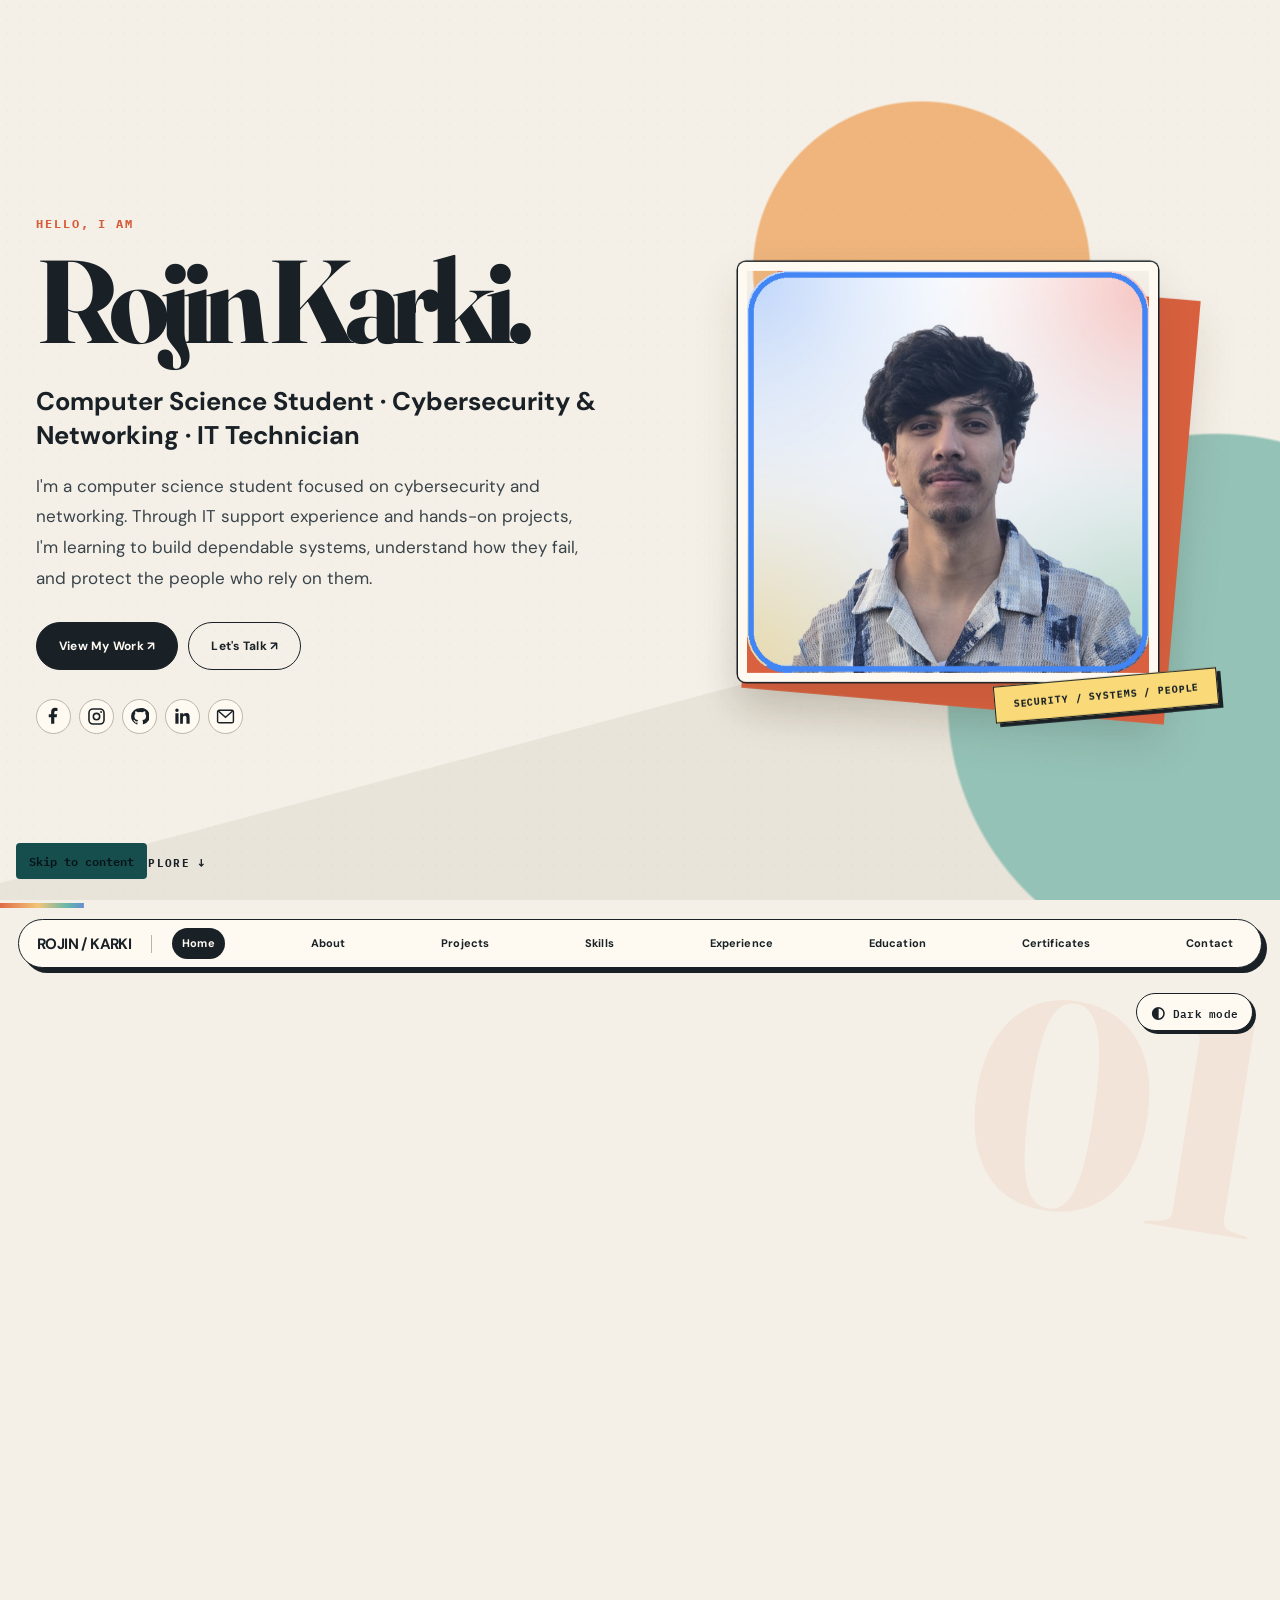
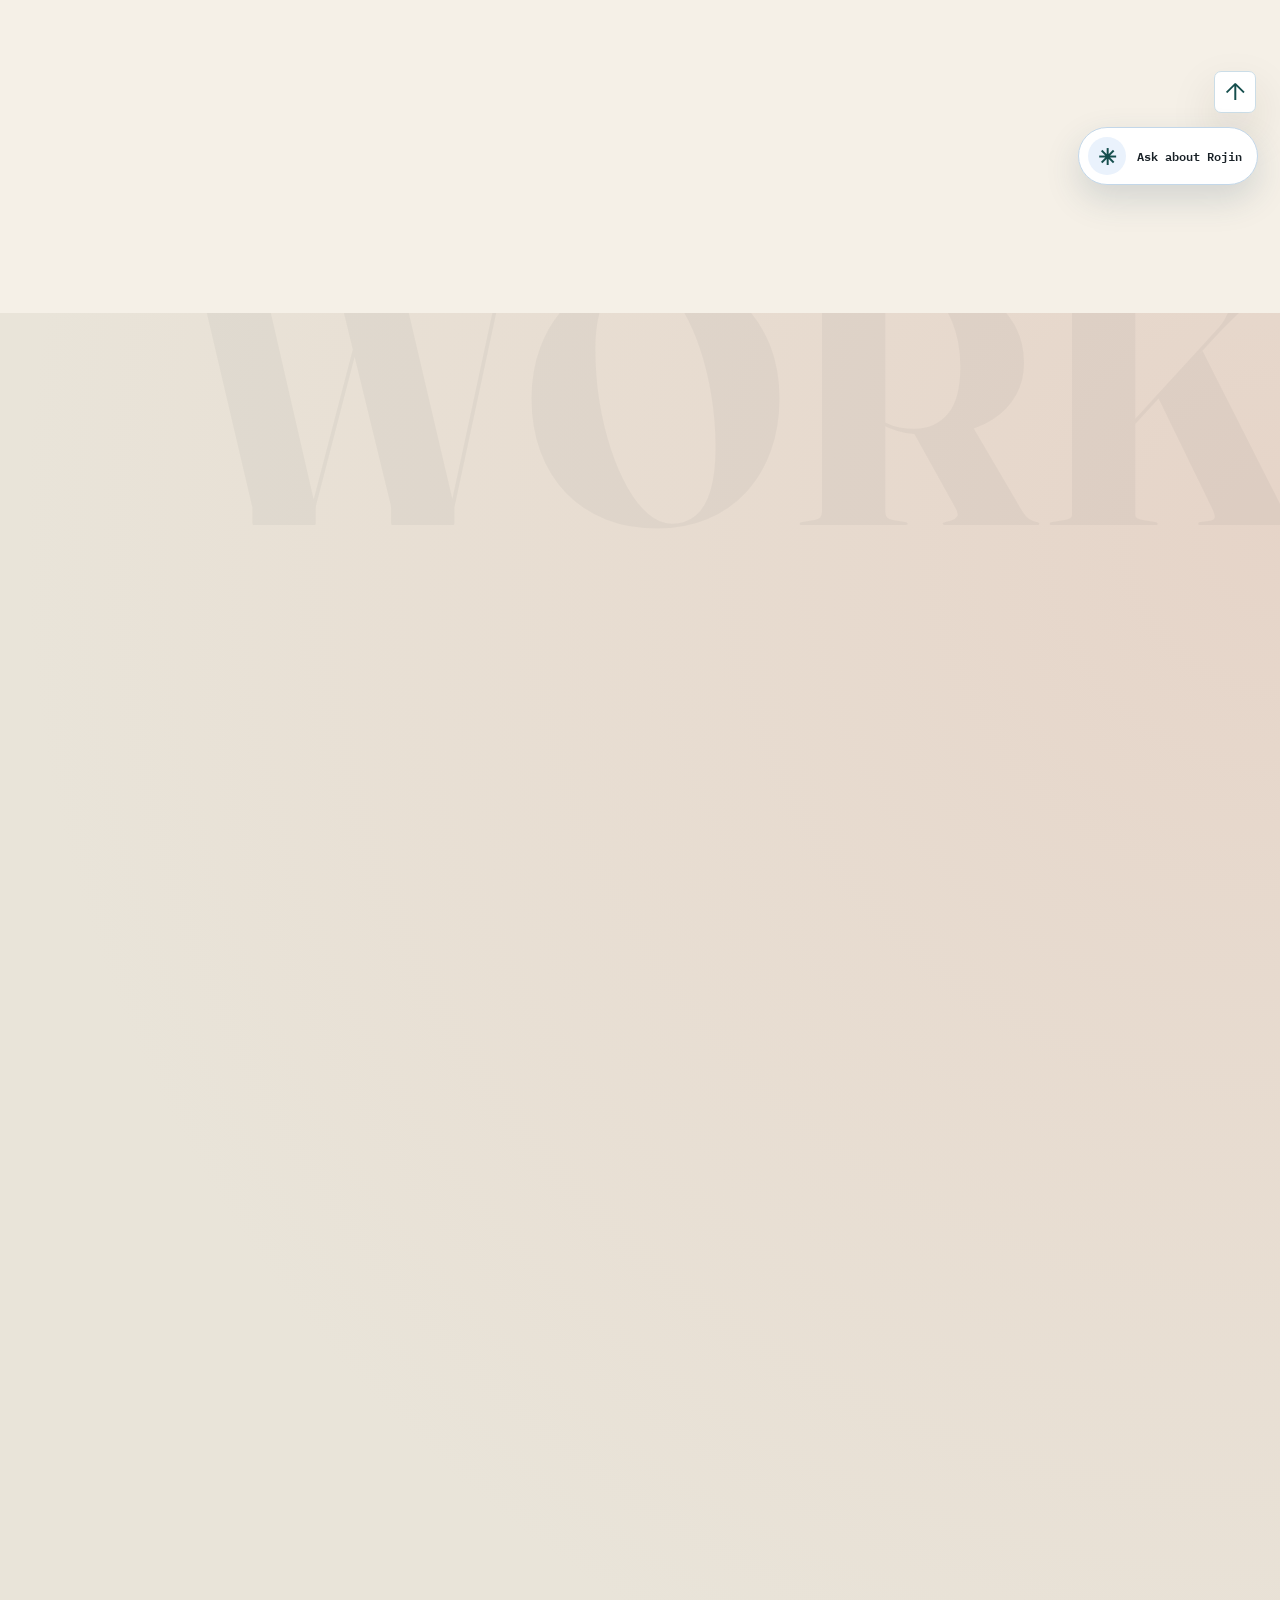
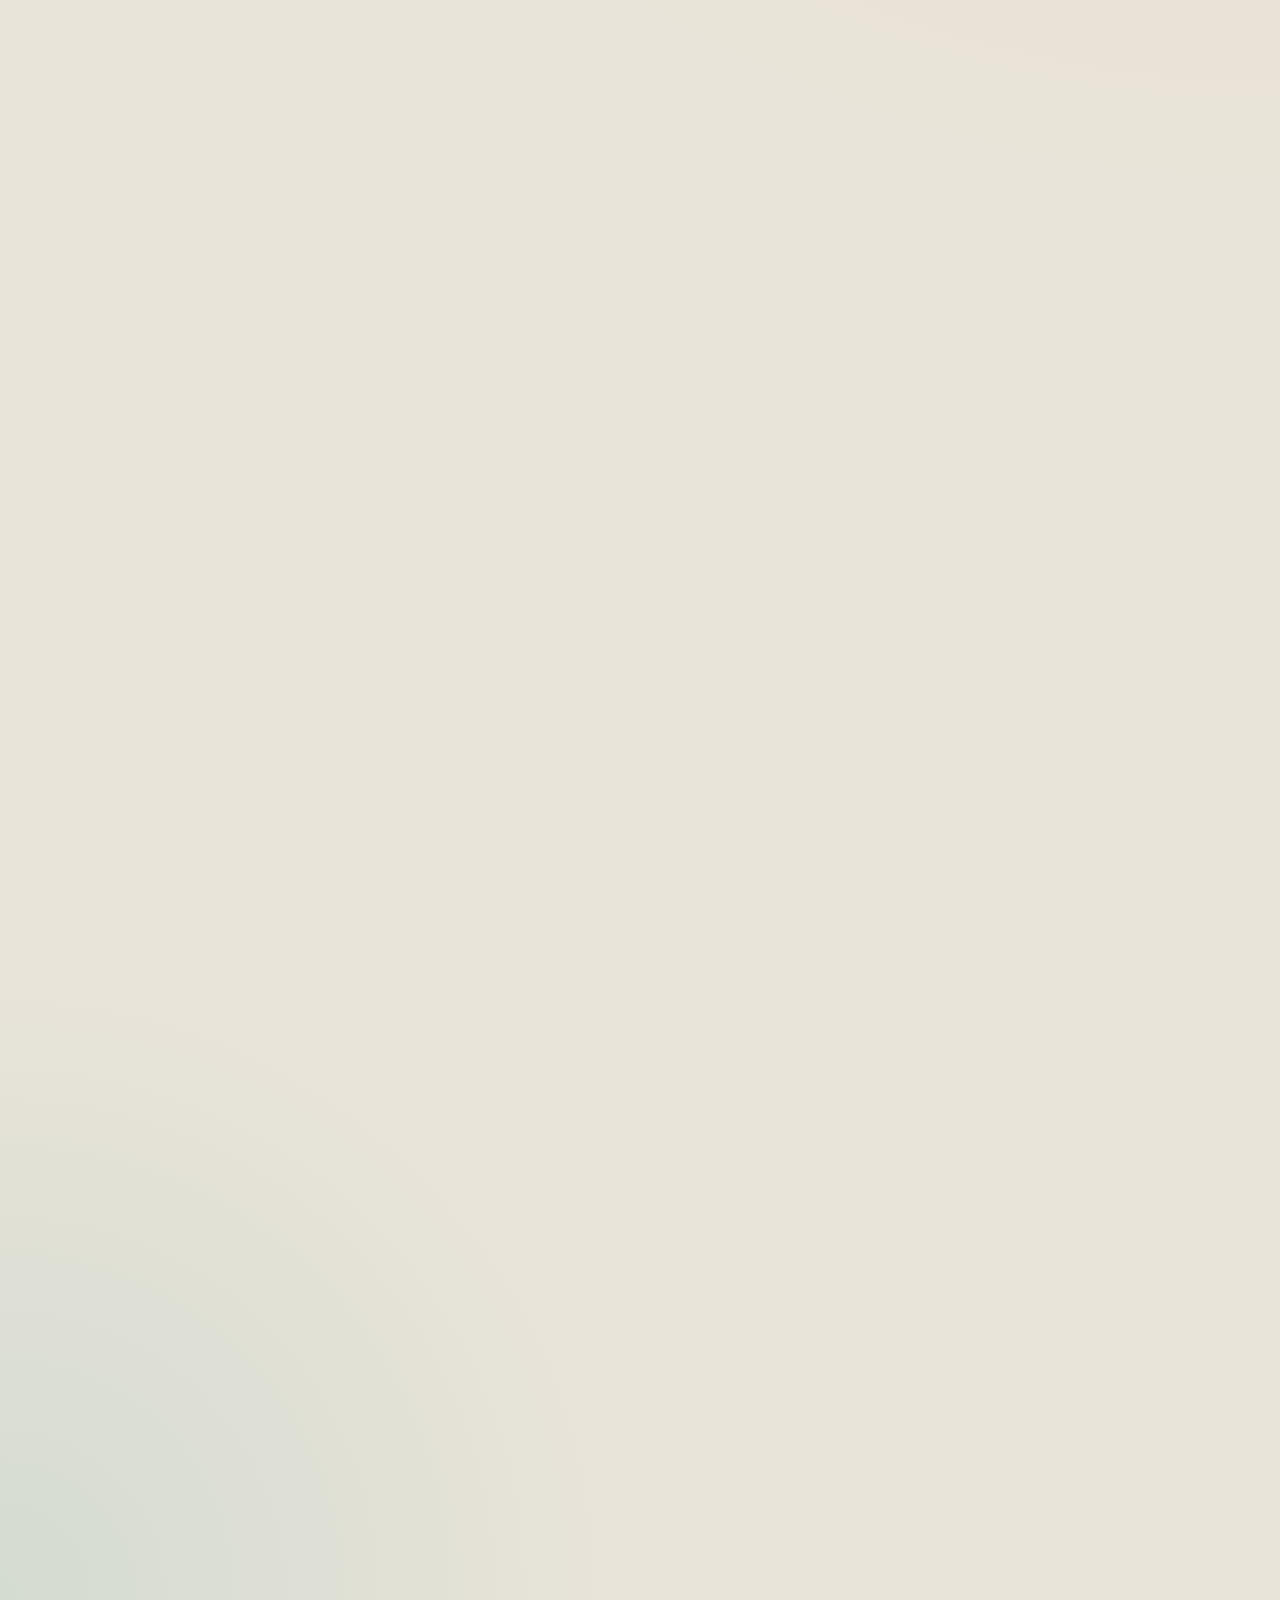
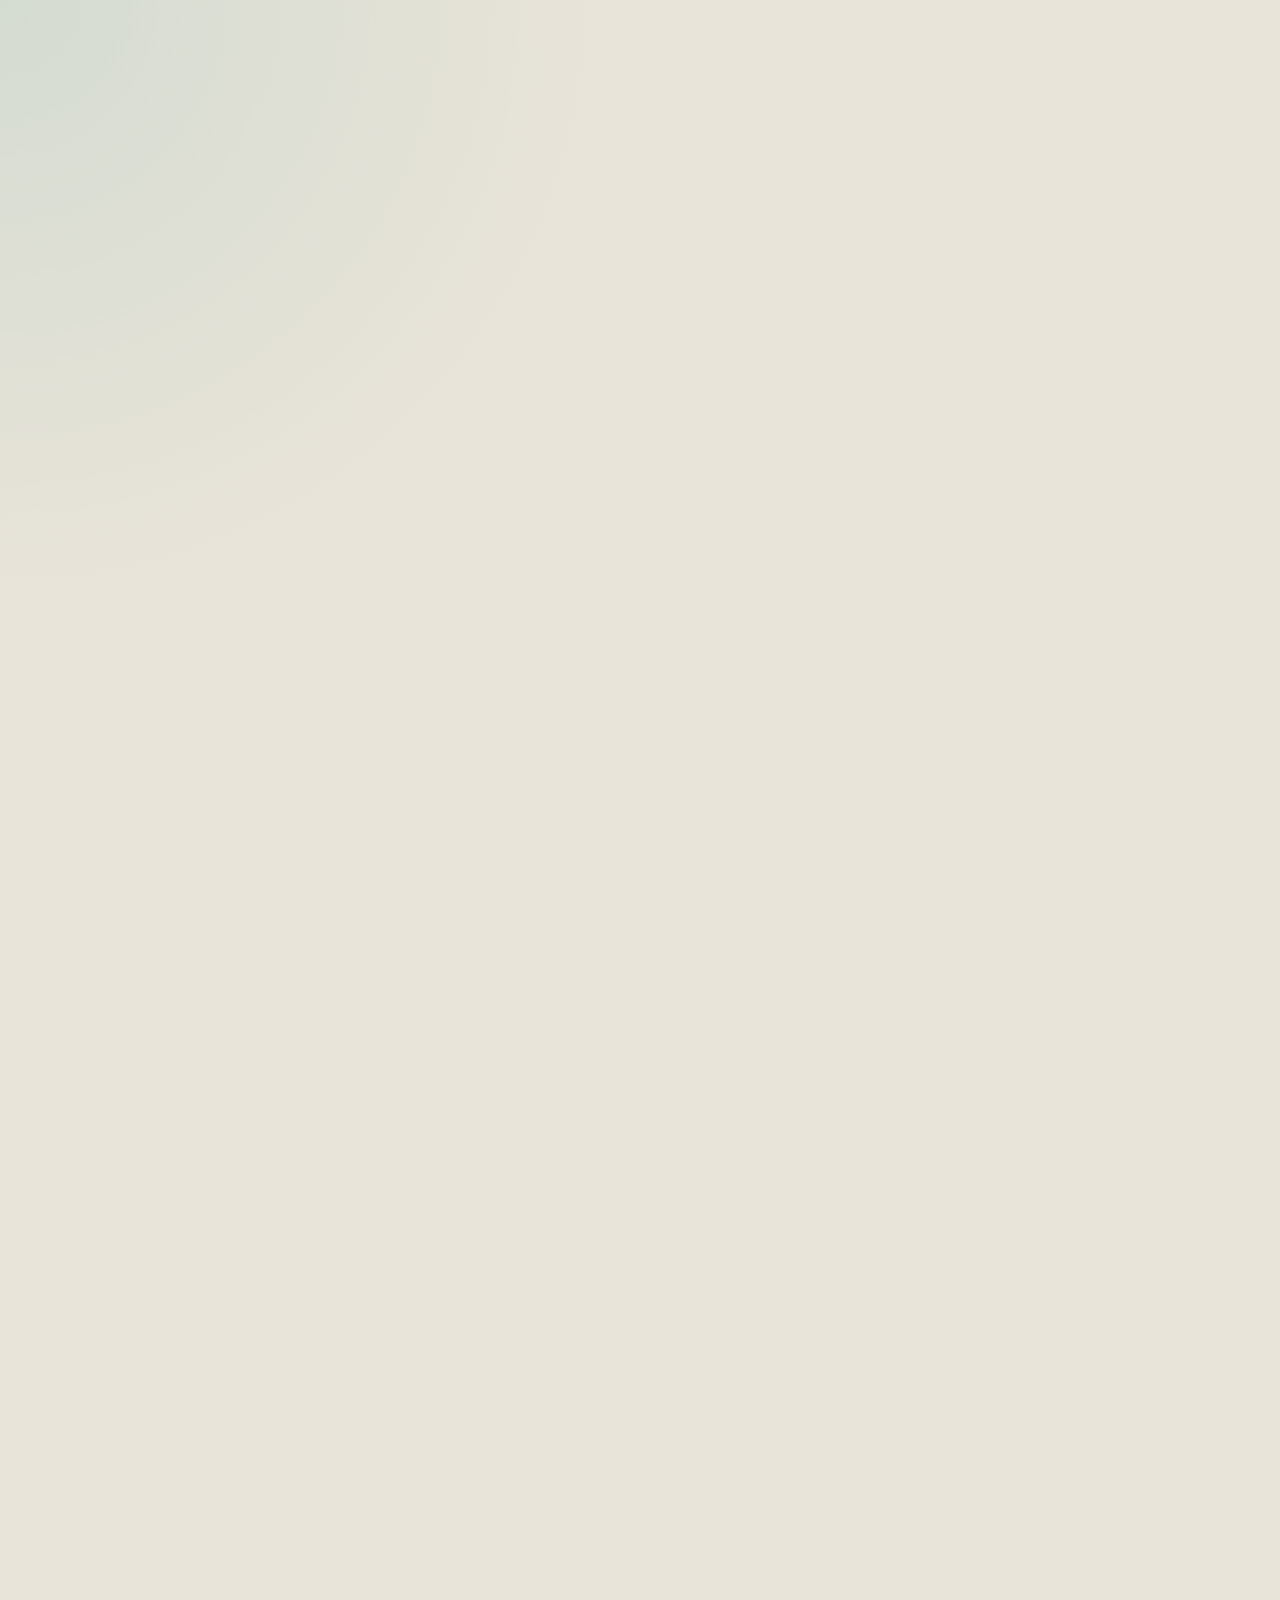
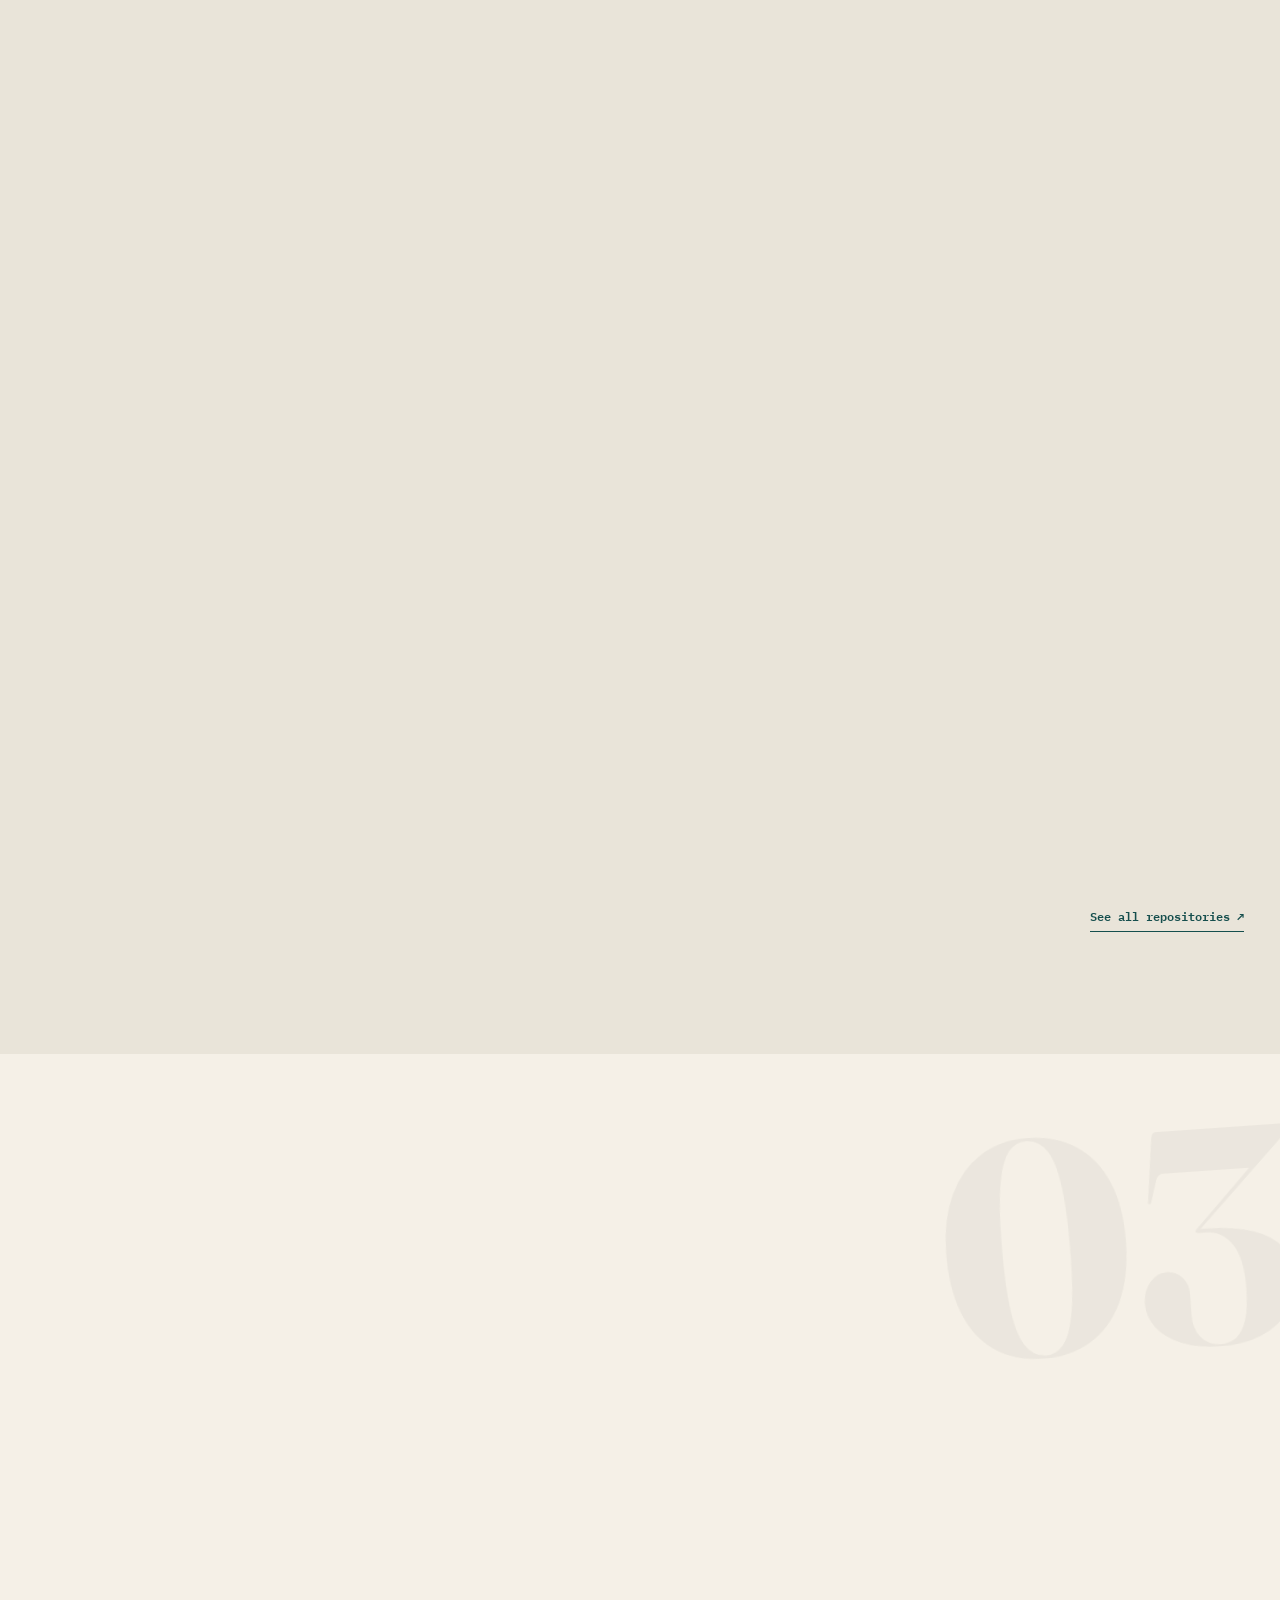
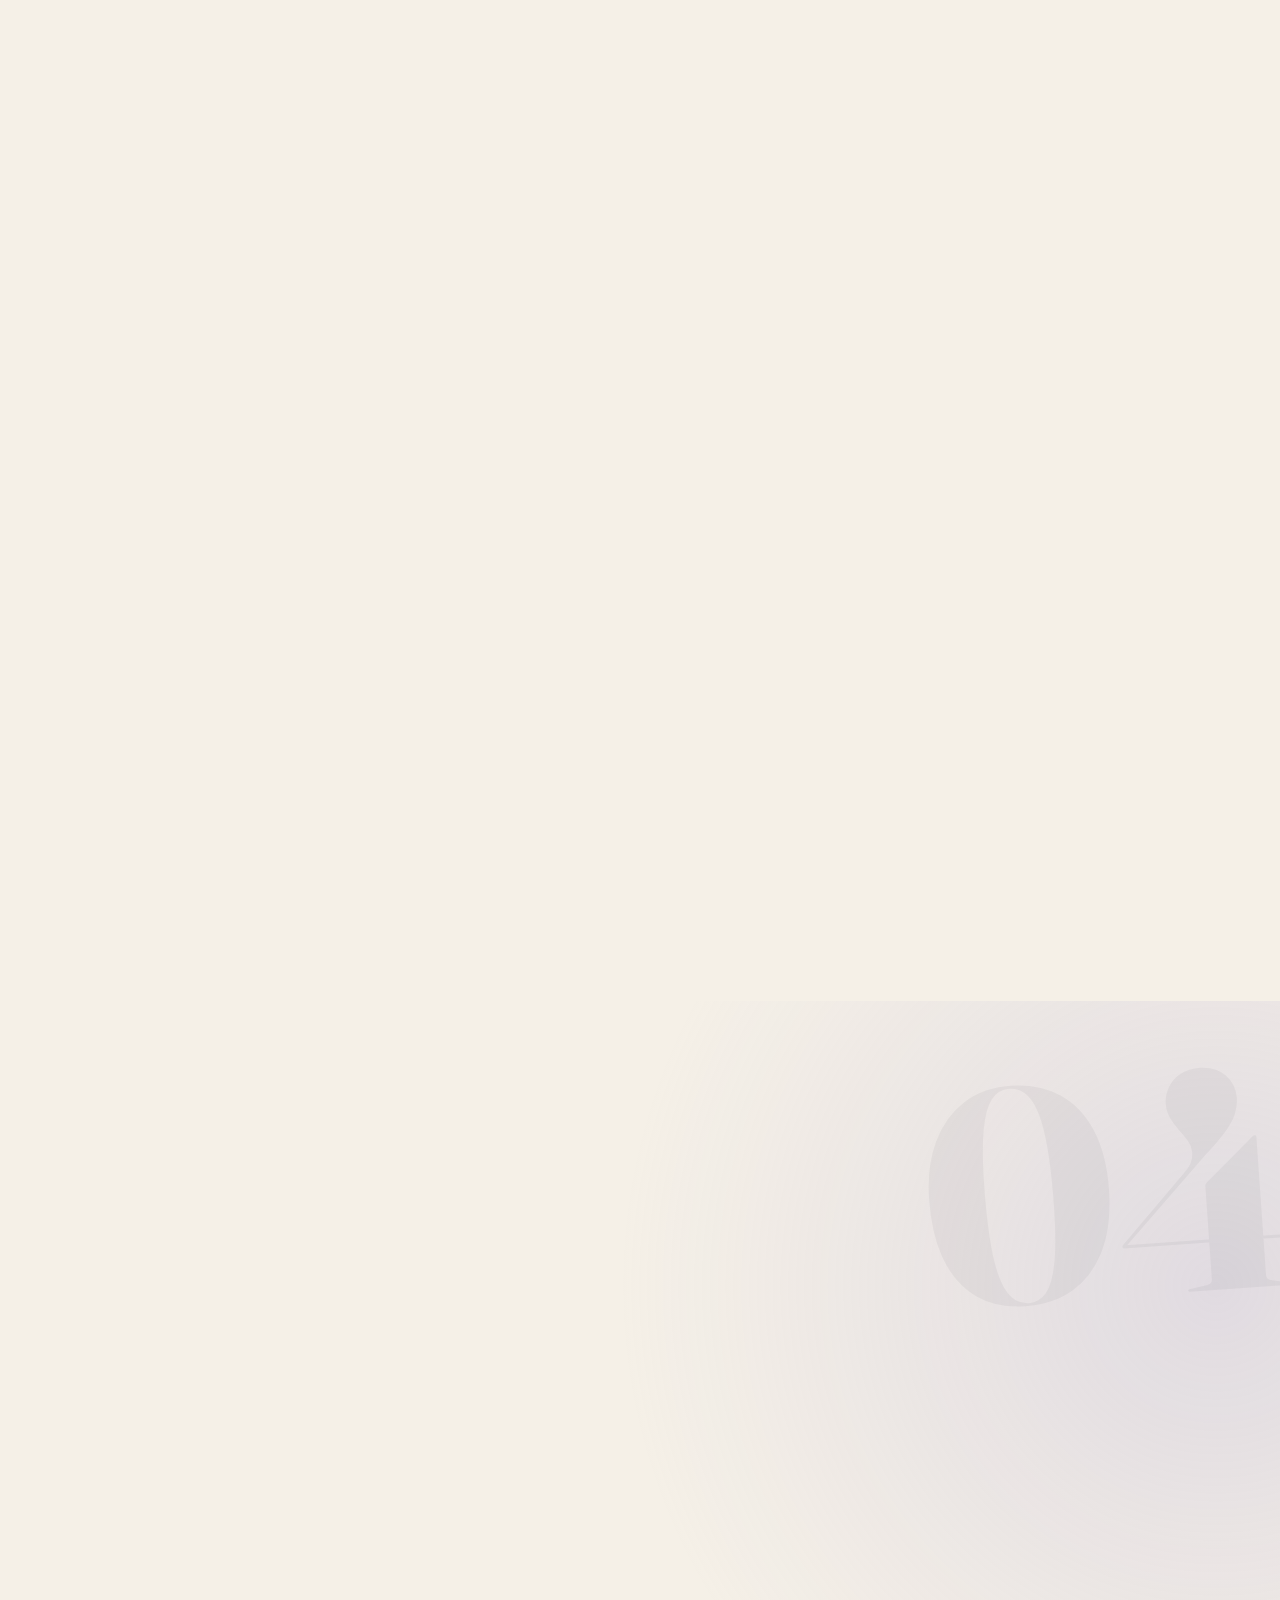
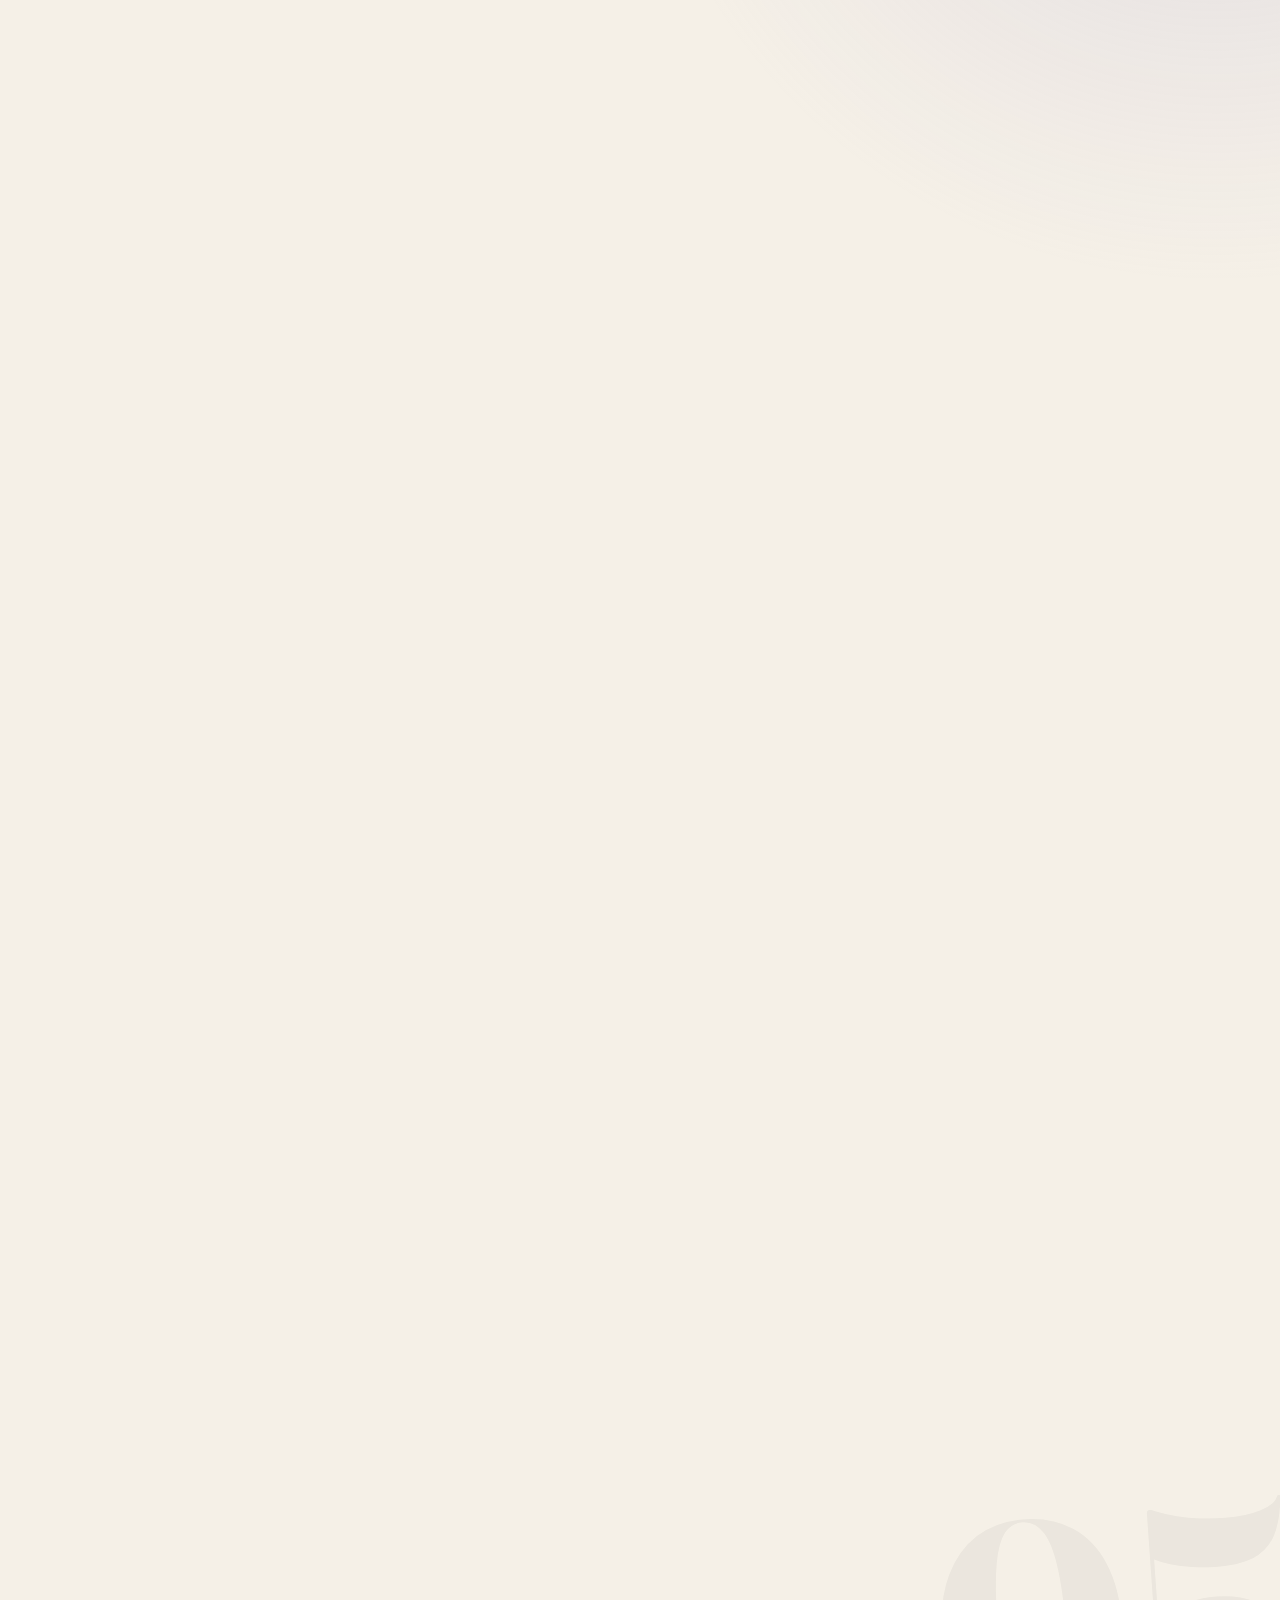
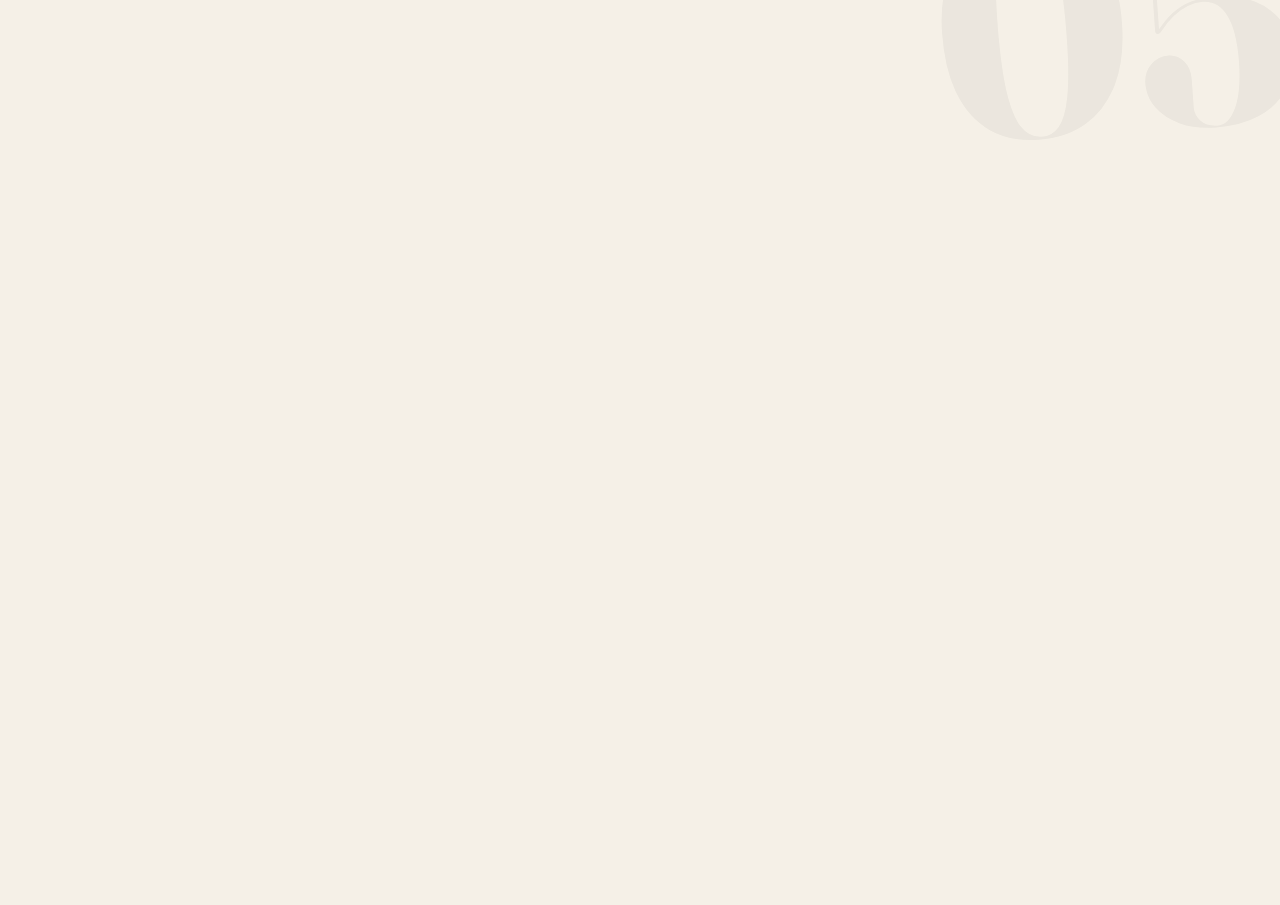
<file: service-details.html>
<!doctype html><html lang="en"><head><meta charset="utf-8"><meta name="viewport" content="width=device-width,initial-scale=1"><meta http-equiv="refresh" content="0;url=index.html#Project"><title>Rojin Karki — Portfolio</title><link rel="stylesheet" href="assets/css/main.css"></head><body><main class="main section"><div class="container"><h1>Rojin Karki</h1><p>Continue to <a href="index.html#Project">my portfolio and projects</a>.</p></div></main></body></html>
</file>
<file: assets/css/dark-signature.css>
/* Signature theme: deep ink, restrained color, clear editorial hierarchy. */
html[data-theme="dark"]{
  --base:#0b1420;
  --base-2:#101b29;
  --surface:#152435;
  --surface-2:#1b2d40;
  --text:#f3f5f8;
  --soft:#cad5df;
  --muted:#a0b3c4;
  --line:#344759;
  --signal:#a0bdf0;
  --signal-dark:#789dd6;
  --alert:#ee9c83;
  --cyan:#88d1d0;
  --body:'Segoe UI',Arial,sans-serif;
  --shadow:0 22px 48px #040d1880;
  color-scheme:dark;
}
html[data-theme="dark"] body{background:#0b1420;color:var(--text)}
html[data-theme="dark"] body::before{display:none}
html[data-theme="dark"] .section:nth-of-type(even){background:#101c2b}
html[data-theme="dark"] .section+.section{border-top-color:#25394b}
html[data-theme="dark"] .section-title::before,html[data-theme="dark"] .section-title::after{display:none}
html[data-theme="dark"] .section-title h2{letter-spacing:-.045em}
html[data-theme="dark"] .section-title h2::after{color:var(--alert)}
html[data-theme="dark"] .section-title p{color:#a8baca}

html[data-theme="dark"] .header{background:#101b2a;border-color:#324456;box-shadow:12px 0 46px #02091163}
html[data-theme="dark"] .header::before{content:'ROJIN KARKI';font-family:var(--heading);font-size:17px;letter-spacing:-.04em;color:var(--text);border-bottom-color:#344759;padding:8px 10px 20px}
html[data-theme="dark"] .header::after{display:none}
html[data-theme="dark"] .navmenu a{color:#b6c7d5}
html[data-theme="dark"] .navmenu a i.navicon{color:#83a2b7}
html[data-theme="dark"] .navmenu a:hover,html[data-theme="dark"] .navmenu a.active{background:#1e3349;border-color:#456078;color:#fff}
html[data-theme="dark"] .navmenu a.active{border-left:2px solid var(--alert)}
html[data-theme="dark"] .header .social-links a,html[data-theme="dark"] .hero .social-links a{background:#172a3b;border-color:#3a5368;color:#c4d7e7;border-radius:10px}
html[data-theme="dark"] .header .social-links a:hover,html[data-theme="dark"] .hero .social-links a:hover{background:#263e55;border-color:#729bc0;color:#fff}
html[data-theme="dark"] .header-toggle{background:#1d3348;border:1px solid #4a6479;color:#fff;box-shadow:var(--shadow)}

html[data-theme="dark"] .hero{background:radial-gradient(circle at 83% 27%,#294462 0%,transparent 42%),linear-gradient(117deg,#0b1420 13%,#15283c 76%,#23354b);overflow:hidden}
html[data-theme="dark"] .hero::before,html[data-theme="dark"] .hero::after,html[data-theme="dark"] .hero-visual::after,html[data-theme="dark"] .background-elements{display:none}
html[data-theme="dark"] .hero-text{border-left:2px solid #dc8d76;padding-left:26px}
html[data-theme="dark"] .hero-text h1{background:none;-webkit-background-clip:initial;background-clip:initial;color:#f7f8fb;-webkit-text-fill-color:#f7f8fb}
html[data-theme="dark"] .hero-text h1::after{display:none}
html[data-theme="dark"] .hero-text .lead{color:#d1dfec}
html[data-theme="dark"] .hero-text .typed{color:#a9d9e0}
html[data-theme="dark"] .hero-text .description{color:#bacbda}
html[data-theme="dark"] .btn,html[data-theme="dark"] .btn.btn-primary,html[data-theme="dark"] .contact-form .btn{background:#e7a08a;border-color:#e7a08a;color:#152336;border-radius:9px;box-shadow:0 12px 28px #b7655540}
html[data-theme="dark"] .btn:hover,html[data-theme="dark"] .btn.btn-primary:hover,html[data-theme="dark"] .contact-form .btn:hover{background:#f2b7a4;border-color:#f2b7a4;color:#152336}
html[data-theme="dark"] .btn.btn-outline{background:#ffffff0b;border-color:#6b8399;color:#e6eff7;box-shadow:none}
html[data-theme="dark"] .btn.btn-outline:hover{background:#ffffff1d;border-color:#c6d8e8;color:#fff}
html[data-theme="dark"] .profile-container{width:min(405px,86%);aspect-ratio:1/1;animation:portrait-drift-dark 7s ease-in-out infinite}
html[data-theme="dark"] .profile-container::before,html[data-theme="dark"] .profile-container::after,html[data-theme="dark"] .profile-background{display:none}
html[data-theme="dark"] .profile-container>.profile-image{width:100%;height:100%;border-radius:30px;object-fit:cover;object-position:center;filter:none;box-shadow:0 24px 70px #020912a3,0 0 0 1px #819bb470;transition:transform .45s ease,box-shadow .45s ease}
html[data-theme="dark"] .profile-container:hover>.profile-image{transform:scale(1.025);box-shadow:0 30px 78px #020912b3,0 0 0 1px #bacde7a1}
@keyframes portrait-drift-dark{0%,100%{transform:translateY(0)}50%{transform:translateY(-8px)}}

html[data-theme="dark"] .about .profile-card,html[data-theme="dark"] .skills-category,html[data-theme="dark"] .experience-card,html[data-theme="dark"] .education-card,html[data-theme="dark"] .project-card,html[data-theme="dark"] .info-box,html[data-theme="dark"] .contact-form,html[data-theme="dark"] .portfolio-info,html[data-theme="dark"] .portfolio-description,html[data-theme="dark"] .service-info,html[data-theme="dark"] .service-details .content,html[data-theme="dark"] .starter-section .container,html[data-theme="dark"] .cert-card{background:#152435;border:1px solid #35495c;border-radius:15px;box-shadow:0 13px 36px #030b1829}
html[data-theme="dark"] .about .profile-header{height:auto;aspect-ratio:1/1;background:#2b455b;border-radius:12px}
html[data-theme="dark"] .about .profile-header .profile-image,html[data-theme="dark"] .about .profile-header img{object-position:center;filter:none}
html[data-theme="dark"] .about .profession,html[data-theme="dark"] .about-content .badge-text{color:#a7c7f0}
html[data-theme="dark"] .about-content .description p{color:#cbd7e0}
html[data-theme="dark"] .skill-item{border-top-color:#32475b}
html[data-theme="dark"] .skill-item .progress{background:#26394b}
html[data-theme="dark"] .skill-item .progress-bar{background:linear-gradient(90deg,#779ad2,#9bd7d0);box-shadow:none}
html[data-theme="dark"] .skill-item .skill-source{color:#b5c8d7}
html[data-theme="dark"] .experience-card:hover,html[data-theme="dark"] .education-card:hover,html[data-theme="dark"] .project-card:hover,html[data-theme="dark"] .skills-category:hover{border-color:#738ea7;box-shadow:0 20px 45px #030b1852}
html[data-theme="dark"] .experience-icon,html[data-theme="dark"] .education-icon{background:#263c50;border-color:#49677d;color:#b2cfed}
html[data-theme="dark"] .experience-focus{background:#253c4f;border-color:#4a697e;color:#afd5e6}
html[data-theme="dark"] .experience-subheading{border-top-color:#3a5061;color:#a4d6d9}
html[data-theme="dark"] .experience-takeaway{background:#1b3445;border-left-color:#85c6c7}
html[data-theme="dark"] .experience-takeaway b{color:#a5d8d7}
html[data-theme="dark"] .experience-card li,html[data-theme="dark"] .education-card li{color:#c6d3dd}

html[data-theme="dark"] .project-card{background:#152435;border-color:#35495c}
html[data-theme="dark"] .project-card .project-content{background:#152435}
html[data-theme="dark"] .project-card .project-visual{background:#102136}
html[data-theme="dark"] .project-card p,html[data-theme="dark"] .project-highlights li{color:#cbd8e2}
html[data-theme="dark"] .project-tech span{background:#233b50;border-color:#47647b;color:#c7dfed}
html[data-theme="dark"] .project-proof{color:#b9cbd9;border-left-color:#ee9c83}
html[data-theme="dark"] .project-proof b{color:#f0ac98}
html[data-theme="dark"] .project-status.is-complete{background:#213e38;border-color:#477f72;color:#a8dcc9}
html[data-theme="dark"] .project-status.is-building{background:#4a332d;border-color:#986555;color:#f1b49b}
html[data-theme="dark"] .featured-project{border-color:#7089a5;box-shadow:0 22px 56px #030b1863}
html[data-theme="dark"] .project-original-summary{background:#20384b;border-color:#47647b;color:#c8d8e4!important}
html[data-theme="dark"] .original-project-highlights{border-top-color:#34495e}
html[data-theme="dark"] .btn-project,html[data-theme="dark"] .secondary-link{border-color:#617e98;color:#bfddf5}
html[data-theme="dark"] .btn-project:hover{background:#273f56;color:#fff}

html[data-theme="dark"] .cert-content{background:#152435}
html[data-theme="dark"] .cert-image{background:#1e3346;border-bottom-color:#35495c}
html[data-theme="dark"] .cert-card p{color:#c0d0dc}
html[data-theme="dark"] .contact .info-box,html[data-theme="dark"] .contact .contact-form{background:#152435}
html[data-theme="dark"] .info-item .icon-box{background:#263c50;color:#bdd6f0}
html[data-theme="dark"] .info-item p{color:#b7c8d6}
html[data-theme="dark"] .contact-form .form-control{background:#101e2c;border-color:#466073;color:#f0f4f8}
html[data-theme="dark"] .contact-form .form-control:focus{background:#142638;border-color:#b1cbee;color:#fff;outline:2px solid #8cb0f833}
html[data-theme="dark"] .contact-form .form-control::placeholder{color:#9eafbc}
html[data-theme="dark"] .footer{background:#0a121e;border-top-color:#27394b;color:#9baec0}
html[data-theme="dark"] .scroll-top{background:#1a3043;border-color:#577185;color:#c9e1f2}

html[data-theme="dark"] .page-title{background:linear-gradient(120deg,#122338,#213b50);border-bottom-color:#364c60}
html[data-theme="dark"] .case-stack,html[data-theme="dark"] .case-result{background:#1d3546}
html[data-theme="dark"] .case-overview p,html[data-theme="dark"] .case-work li,html[data-theme="dark"] .case-result p{color:#c2d1de}
html[data-theme="dark"] .case-nav a{background:#17293a;color:#cbd9e5}
html[data-theme="dark"] .case-nav a:hover{background:#273f53;color:#fff}
html[data-theme="dark"] .case-actions a{background:#d99983;border-color:#d99983;color:#172334}
html[data-theme="dark"] .case-actions a+a{background:transparent;color:#c5def2}
html[data-theme="dark"] .project-art-figure{background:#15293d;border-color:#3a566b}
html[data-theme="dark"] .project-figure{background:#1b3043;border-color:#40566a}

html[data-theme="dark"] .assistant-launcher{background:#1a3044;border-color:#6889a3;color:#eff5f9;box-shadow:0 14px 34px #0209138c}
html[data-theme="dark"] .launcher-icon{background:#304c65;color:#eaf2ff;box-shadow:none}
html[data-theme="dark"] .assistant-panel{background:#142437;border-color:#526e86;box-shadow:0 25px 70px #020813d1}
html[data-theme="dark"] .assistant-header{background:#20384d;border-bottom-color:#506b81}
html[data-theme="dark"] .assistant-avatar{background:#182a3d;border-color:#789bb6;color:#e9f3ff}
html[data-theme="dark"] .assistant-header p{color:#c7d7e4}
html[data-theme="dark"] .assistant-message{border-color:#3c5367}
html[data-theme="dark"] .assistant-bot{background:#203549;color:#e3edf6}
html[data-theme="dark"] .assistant-user{background:#31516b;border-color:#7292a7;color:#fff}
html[data-theme="dark"] .assistant-prompts button{background:#1e3548;border-color:#506d80;color:#d5e6f1}
html[data-theme="dark"] .assistant-form{background:#102031;border-color:#506b7e}
html[data-theme="dark"] .assistant-form input{color:#fff}
html[data-theme="dark"] .assistant-form input::placeholder{color:#b0bfcb}
html[data-theme="dark"] .assistant-form button{background:#d99983;color:#172334}
html[data-theme="dark"] .assistant-foot{color:#aabfce}

/* One accessible control, visible on every page and at every viewport width. */
.theme-toggle{position:fixed;z-index:1090;right:26px;top:22px;display:flex;align-items:center;gap:8px;padding:10px 14px;border:1px solid #668098;border-radius:100px;background:#193147;color:#eef5fa;box-shadow:0 12px 30px #020a1566;font:600 11px/1 var(--mono);letter-spacing:.02em;cursor:pointer;transition:transform .2s ease,background .2s ease,border-color .2s ease}
.theme-toggle:hover{transform:translateY(-2px);background:#28445c;border-color:#9db5c9}
.theme-toggle:focus-visible{outline:2px solid #b7d2ee;outline-offset:3px}
.theme-toggle .theme-icon{font-size:16px;line-height:1}
html[data-theme="light"] .theme-toggle{background:#fff;border-color:#c8d9e4;color:#234560;box-shadow:0 10px 26px #234d6824}
html[data-theme="light"] .theme-toggle:hover{background:#edf4fb;border-color:#8facc9}
@media(max-width:991px){.theme-toggle{top:78px;right:18px}}
@media(max-width:767px){.theme-toggle{padding:10px 11px}.theme-toggle .theme-label{display:none}}
@media(prefers-reduced-motion:reduce){html[data-theme="dark"] .profile-container{animation:none}html[data-theme="dark"] .profile-container:hover>.profile-image{transform:none}}
</file>
<file: assets/css/light-theme.css>
/* A lighter, editorial layer over the original portfolio layout. */html[data-theme="light"]{
  --base:#f7f8f6;
  --base-2:#eff4f7;
  --surface:#ffffff;
  --surface-2:#f1f6f9;
  --text:#182c3b;
  --soft:#405463;
  --muted:#5d707d;
  --line:#d9e4e9;
  --signal:#285faf;
  --signal-dark:#214e93;
  --alert:#c86a58;
  --cyan:#1d7189;
  --body:'Segoe UI',Arial,sans-serif;
  --shadow:0 16px 42px rgba(38,70,99,.08);
  color-scheme:light;
}html[data-theme="light"] body{background:var(--base);color:var(--text)}html[data-theme="light"] body::before{display:none}html[data-theme="light"] ::selection{background:#d7e5fb;color:#142a44}html[data-theme="light"] a:hover{color:#163e79}html[data-theme="light"] .section:nth-of-type(even){background:#f0f5f7}html[data-theme="light"] .section+.section{border-top:1px solid var(--line)}html[data-theme="light"] .section-title::before,html[data-theme="light"] .section-title::after{display:none}html[data-theme="light"] .section-title h2{letter-spacing:-.045em}html[data-theme="light"] .section-title h2::after{color:var(--alert)}html[data-theme="light"] .section-title p{color:var(--muted)}

/* Quiet navigation with clear labels. */html[data-theme="light"] .header{background:#fff;border:1px solid #dbe5eb;box-shadow:0 18px 46px #294c6715}html[data-theme="light"] .header::before{content:'ROJIN KARKI';font-family:var(--heading);font-size:17px;letter-spacing:-.04em;color:var(--text);border-bottom:1px solid var(--line);padding:8px 10px 20px}html[data-theme="light"] .header::after{display:none}html[data-theme="light"] .navmenu a{color:#526a7b}html[data-theme="light"] .navmenu a i.navicon{color:#67869f}html[data-theme="light"] .navmenu a:hover,html[data-theme="light"] .navmenu a.active{background:#eef4fc;border-color:#d4e3f4;color:#1a4c91}html[data-theme="light"] .navmenu a.active{border-left:2px solid var(--signal)}html[data-theme="light"] .navmenu a:hover i,html[data-theme="light"] .navmenu a.active i{color:var(--signal)}html[data-theme="light"] .header .social-links a,html[data-theme="light"] .hero .social-links a{background:#fff;border-color:#d2e0e8;color:#36556c;border-radius:10px}html[data-theme="light"] .header .social-links a:hover,html[data-theme="light"] .hero .social-links a:hover{background:#e9f1fd;border-color:#abc7eb;color:var(--signal)}html[data-theme="light"] .header-toggle{background:#fff;color:var(--text);border:1px solid var(--line);box-shadow:var(--shadow)}

/* Portrait colors lead the home page; avoid scan lines and status widgets. */html[data-theme="light"] .hero{background:linear-gradient(138deg,#e8f0fb 0%,#f7f9fb 55%,#faeee9 100%)}html[data-theme="light"] .hero::before,html[data-theme="light"] .hero::after,html[data-theme="light"] .hero-visual::after,html[data-theme="light"] .background-elements{display:none}html[data-theme="light"] .hero-text h1{background:none;-webkit-background-clip:initial;background-clip:initial;color:var(--text);-webkit-text-fill-color:var(--text)}html[data-theme="light"] .hero-text h1::after{display:none}html[data-theme="light"] .hero-text .lead{color:#3d5567}html[data-theme="light"] .hero-text .typed{color:var(--signal)}html[data-theme="light"] .hero-text .description{color:#526775}html[data-theme="light"] .btn,html[data-theme="light"] .btn.btn-primary,html[data-theme="light"] .contact-form .btn{background:var(--signal);border-color:var(--signal);color:#fff;border-radius:9px;box-shadow:0 9px 22px #285faf26}html[data-theme="light"] .btn:hover,html[data-theme="light"] .btn.btn-primary:hover,html[data-theme="light"] .contact-form .btn:hover{background:#1e4e94;border-color:#1e4e94;color:#fff;box-shadow:0 12px 28px #285faf26}html[data-theme="light"] .btn.btn-outline{color:var(--signal);border-color:#aec4d9;background:#fff}html[data-theme="light"] .btn.btn-outline:hover{color:#18488b;background:#eaf2fc;border-color:var(--signal)}html[data-theme="light"] .profile-container{width:min(405px,86%);aspect-ratio:1/1;animation:portrait-drift 7s ease-in-out infinite}html[data-theme="light"] .profile-container::before,html[data-theme="light"] .profile-container::after,html[data-theme="light"] .profile-background{display:none}html[data-theme="light"] .profile-container>.profile-image{width:100%;height:100%;border-radius:30px;object-fit:cover;object-position:center;filter:none;box-shadow:0 24px 56px #2e548228;transition:transform .45s ease,box-shadow .45s ease}html[data-theme="light"] .profile-container:hover>.profile-image{transform:scale(1.025);box-shadow:0 30px 64px #2e548236}@keyframes portrait-drift{0%,100%{transform:translateY(0)}50%{transform:translateY(-8px)}}@media(prefers-reduced-motion:reduce){html[data-theme="light"] .profile-container{animation:none}html[data-theme="light"] .profile-container:hover>.profile-image{transform:none}}

/* White surfaces and readable typography let the work carry the page. */html[data-theme="light"] .about .profile-card,html[data-theme="light"] .skills-category,html[data-theme="light"] .experience-card,html[data-theme="light"] .education-card,html[data-theme="light"] .project-card,html[data-theme="light"] .info-box,html[data-theme="light"] .contact-form,html[data-theme="light"] .portfolio-info,html[data-theme="light"] .portfolio-description,html[data-theme="light"] .service-info,html[data-theme="light"] .service-details .content,html[data-theme="light"] .starter-section .container,html[data-theme="light"] .cert-card{
  background:#fff;border:1px solid var(--line);border-radius:15px;box-shadow:0 12px 32px #294c670c;
}html[data-theme="light"] .about .profile-header{height:auto;aspect-ratio:1/1;background:#e8f0fb;border-radius:12px}html[data-theme="light"] .about .profile-header .profile-image,html[data-theme="light"] .about .profile-header img{object-position:center;filter:none}html[data-theme="light"] .about .profession,html[data-theme="light"] .about-content .badge-text{color:var(--signal)}html[data-theme="light"] .about .contact-item,html[data-theme="light"] .about-content .description p{color:var(--soft)}html[data-theme="light"] .skill-item{border-top-color:#e4ecf0}html[data-theme="light"] .skill-item .progress{background:#e8eff3}html[data-theme="light"] .skill-item .progress-bar{background:linear-gradient(90deg,#3b70bf,#79b8c9);box-shadow:none}html[data-theme="light"] .skill-item .skill-source{color:var(--muted)}html[data-theme="light"] .skills-category::before,html[data-theme="light"] .experience-card::before,html[data-theme="light"] .education-card::before{background:#8db9d5}html[data-theme="light"] .experience-card:hover,html[data-theme="light"] .education-card:hover,html[data-theme="light"] .project-card:hover,html[data-theme="light"] .skills-category:hover{border-color:#b4cde1;box-shadow:0 18px 40px #294c6718}html[data-theme="light"] .experience-icon,html[data-theme="light"] .education-icon{background:#edf3fa;border-color:#d2e2f0;color:var(--signal)}html[data-theme="light"] .experience-card h5{color:#3e576b}html[data-theme="light"] .experience-card p,html[data-theme="light"] .experience-card li,html[data-theme="light"] .education-card p,html[data-theme="light"] .education-card li{color:var(--soft)}html[data-theme="light"] .experience-focus{background:#eef4fa;border-color:#d4e2ef;color:#285b96}html[data-theme="light"] .experience-subheading{border-top-color:#e0e9ee;color:var(--cyan)}html[data-theme="light"] .experience-takeaway{background:#f0f6f8;border-left-color:#6fa5b7}html[data-theme="light"] .experience-takeaway b{color:#285b78}html[data-theme="light"] .experience-takeaway p{color:var(--soft)}html[data-theme="light"] .education-date,html[data-theme="light"] .experience-card>span{color:var(--cyan)}

/* Keep the bespoke project artwork as a deliberate contrast to the light page. */html[data-theme="light"] .project-card{background:#fff;border-color:var(--line);box-shadow:0 12px 32px #294c670d}html[data-theme="light"] .project-card p,html[data-theme="light"] .project-highlights li{color:var(--soft)}html[data-theme="light"] .project-visual{background:#14243b}html[data-theme="light"] .project-card .project-content{background:#fff}html[data-theme="light"] .project-tech span{background:#edf4fa;border-color:#d6e4ee;color:#315d8b}html[data-theme="light"] .project-proof{color:var(--soft);border-left-color:var(--alert)}html[data-theme="light"] .project-proof b{color:#af5347}html[data-theme="light"] .project-status.is-complete{background:#edf5f1;border-color:#c8dfd4;color:#266448}html[data-theme="light"] .project-status.is-building{background:#fff3ea;border-color:#f0d2bc;color:#98603e}html[data-theme="light"] .btn-project,html[data-theme="light"] .secondary-link{border-color:#bfd2e2;color:var(--signal)}html[data-theme="light"] .btn-project:hover{background:#eaf2fb;color:#1c4f91}html[data-theme="light"] .featured-project{border-color:#aec8e5;box-shadow:0 16px 42px #366ba21b}html[data-theme="light"] .project-original-summary{background:#f1f5f9;border-color:#d9e6ee;color:var(--soft)!important}html[data-theme="light"] .original-project-highlights{border-top-color:#e3ebee}html[data-theme="light"] .cert-card{overflow:hidden}html[data-theme="light"] .cert-content{background:#fff}html[data-theme="light"] .cert-card p,html[data-theme="light"] .cert-view{color:var(--soft)}html[data-theme="light"] .cert-view{color:var(--signal)}html[data-theme="light"] .cert-image{background:#edf1f4;border-bottom-color:var(--line)}html[data-theme="light"] .contact .info-box,html[data-theme="light"] .contact .contact-form{background:#fff}html[data-theme="light"] .info-item .icon-box{background:#edf4fb;color:var(--signal)}html[data-theme="light"] .info-item p{color:var(--soft)}html[data-theme="light"] .contact-form .form-control{background:#f9fbfc;border-color:#ccdce6;color:var(--text)}html[data-theme="light"] .contact-form .form-control:focus{background:#fff;border-color:var(--signal);color:var(--text);outline:2px solid #285faf23}html[data-theme="light"] .contact-form .form-control::placeholder{color:#718593}html[data-theme="light"] .footer{background:#eaf0f3;color:#647686}html[data-theme="light"] .scroll-top{background:#fff;border-color:#cbdde7;color:var(--signal);box-shadow:var(--shadow)}html[data-theme="light"] .scroll-top:hover{background:#e8f2fd;color:#16488c}

/* Project stories and assistant receive the same paper treatment. */html[data-theme="light"] .page-title{background:#e8f0f9;border-bottom-color:var(--line)}html[data-theme="light"] .case-stack,html[data-theme="light"] .case-result{background:#edf4f8}html[data-theme="light"] .case-overview p,html[data-theme="light"] .case-work li,html[data-theme="light"] .case-result p{color:var(--soft)}html[data-theme="light"] .case-nav a{background:#fff;color:var(--soft)}html[data-theme="light"] .case-nav a:hover{background:#eaf2fb;color:var(--signal)}html[data-theme="light"] .case-actions a{background:var(--signal);color:#fff}html[data-theme="light"] .case-actions a+a{background:#fff;color:var(--signal)}html[data-theme="light"] .project-art-figure{background:#ecf2f7;border-color:#d4e3ee}html[data-theme="light"] .project-art-figure figcaption{color:var(--muted)}html[data-theme="light"] .project-figure{background:#f3f7f9;border-color:var(--line)}html[data-theme="light"] .assistant-launcher{background:#fff;border-color:#c3d7e9;color:var(--text);box-shadow:0 14px 34px #294c672b}html[data-theme="light"] .launcher-icon{background:#eaf2fc;color:var(--signal);box-shadow:none}html[data-theme="light"] .assistant-panel{background:#fff;border-color:#d2e1e9;box-shadow:0 25px 70px #263e5930}html[data-theme="light"] .assistant-header{background:#edf4fb;border-bottom-color:#d8e5ef}html[data-theme="light"] .assistant-avatar{background:#fff;border-color:#bfd3e8;color:var(--signal)}html[data-theme="light"] .assistant-header p{color:var(--muted)}html[data-theme="light"] .assistant-close:hover{color:var(--text)}html[data-theme="light"] .assistant-message{border-color:#d9e5ec}html[data-theme="light"] .assistant-bot{background:#f2f6f8;color:var(--text)}html[data-theme="light"] .assistant-user{background:#e8f1fd;border-color:#bfd4ed;color:#214772}html[data-theme="light"] .assistant-prompts button{background:#fff;border-color:#d1e0e9;color:#285b91}html[data-theme="light"] .assistant-prompts button:hover{border-color:var(--signal);color:var(--signal)}html[data-theme="light"] .assistant-form{background:#f9fbfc;border-color:#cedfe9}html[data-theme="light"] .assistant-form input{color:var(--text)}html[data-theme="light"] .assistant-form input::placeholder{color:#6b7e8c}html[data-theme="light"] .assistant-form button{color:#fff}html[data-theme="light"] .assistant-foot{color:var(--muted)}
</file>
<file: assets/css/editorial-scroll.css>
@import url('https://fonts.googleapis.com/css2?family=DM+Sans:wght@400;500;600;700&family=Fraunces:opsz,wght,SOFT,WONK@9..144,600,10,1;9..144,700,10,1&display=swap');

/* Rojin Karki — editorial scroll. The palette is shared with the theme switch. */
html[data-theme="light"] {
  --base:#f5f0e7; --base-2:#e9e4d9; --surface:#fffaf1; --surface-2:#eee9de;
  --text:#192127; --soft:#39434a; --muted:#5f676a; --line:#b9b6a9;
  --signal:#154e4d; --signal-dark:#0c3939; --alert:#d75d3a; --cyan:#27658a;
  --heading:'Fraunces',Georgia,serif; --body:'DM Sans',Arial,sans-serif;
  --shadow:0 20px 46px #31271b20;
}
html[data-theme="dark"] {
  --base:#11191d; --base-2:#1b292b; --surface:#1f2d30; --surface-2:#263638;
  --text:#f9f2e5; --soft:#e4dfd1; --muted:#c1c6bb; --line:#60716c;
  --signal:#a9ded0; --signal-dark:#81c4b2; --alert:#ffad82; --cyan:#b0cfe0;
  --heading:'Fraunces',Georgia,serif; --body:'DM Sans',Arial,sans-serif;
  --shadow:0 20px 48px #02090956;
}
html { scroll-padding-top:105px; }
html[data-theme] body { background:var(--base); color:var(--text); font-family:var(--body); line-height:1.65; }
html[data-theme] body::before { display:none; }
html[data-theme] .main, html[data-theme] .footer { margin-left:0; }
html[data-theme] .section { padding:clamp(90px,10vw,150px) 0; border:0; overflow:clip; }
html[data-theme] .section:nth-of-type(even) { background:transparent; }
html[data-theme] .section+.section { border:0; }
.container { width:min(1230px,calc(100% - 72px)); max-width:1230px; }

/* A compact floating navigation leaves the full canvas available to the story. */
html[data-theme] .header {
  position:fixed; inset:16px 18px auto; width:auto; height:auto; max-height:none; padding:8px 18px;
  display:flex!important; flex-direction:row!important; align-items:center; overflow:visible;
  background:var(--surface); border:1.5px solid var(--text); border-radius:100px;
  box-shadow:5px 5px 0 var(--text); backdrop-filter:blur(15px);
}
html[data-theme] .header::before {
  content:'ROJIN / KARKI'; display:block; flex:none; margin:0 20px 0 0; padding:0 20px 0 0;
  border:0; border-right:1px solid var(--line); color:var(--text);
  font:700 15px/1.2 var(--body); letter-spacing:-.04em;
}
html[data-theme] .header::after, html[data-theme] .header .social-links { display:none; }
.header-container { width:auto; height:auto; min-height:0; flex:1; display:block!important; }
.navmenu { width:auto; }
.navmenu ul { display:flex; flex-wrap:nowrap; justify-content:space-between; gap:1px; }
.navmenu li { margin:0; }
html[data-theme] .navmenu a {
  width:auto; padding:9px 10px; gap:0; border:0; border-radius:40px;
  color:var(--text); font:700 11px/1.2 var(--body); letter-spacing:.01em; white-space:nowrap;
}
.navicon { display:none; }
html[data-theme] .navmenu a:hover, html[data-theme] .navmenu a.active {
  border:0; background:var(--text); color:var(--surface);
}
html[data-theme] .theme-toggle { top:90px; right:27px; border:1.5px solid var(--text); background:var(--surface); color:var(--text); box-shadow:3px 3px 0 var(--text); }

html[data-theme] .section-title { margin-bottom:54px; }
html[data-theme] .section-title::before {
  display:block; content:'ROJIN KARKI / FIELD NOTES'; color:var(--alert);
  font:700 11px var(--mono); letter-spacing:.12em; margin-bottom:15px;
}
html[data-theme] .section-title::after { display:none; }
html[data-theme] .section-title h2 { max-width:960px; font:700 clamp(48px,7vw,94px)/.99 var(--heading); letter-spacing:-.055em; margin:0 0 20px; }
html[data-theme] .section-title h2::after { display:none; }
html[data-theme] .section-title p { max-width:680px; color:var(--soft); font-size:17px; }

/* A paper-stage portrait, drawn entirely from Rojin's own portrait and CSS. */
html[data-theme] .hero {
  min-height:100svh; padding:160px 0 110px; display:flex; align-items:center;
  background:radial-gradient(circle at 72% 30%,#efb57d 0 15%,transparent 15.2%),
             radial-gradient(circle at 95% 78%,#95c2b7 0 19%,transparent 19.2%),
             linear-gradient(165deg,var(--base) 0 71%,var(--base-2) 71.1%);
}
html[data-theme="dark"] .hero {
  background:radial-gradient(circle at 72% 30%,#754d3d 0 15%,transparent 15.2%),
             radial-gradient(circle at 95% 78%,#345a58 0 19%,transparent 19.2%),
             linear-gradient(165deg,var(--base) 0 71%,var(--base-2) 71.1%);
}
html[data-theme] .hero::before {
  content:''; display:block; position:absolute; inset:0; z-index:0; mask-image:none;
  background-image:radial-gradient(var(--text) .65px,transparent .8px); background-size:13px 13px;
  opacity:.065; pointer-events:none;
}
html[data-theme] .hero::after {
  content:'SCROLL TO EXPLORE  ↓'; display:block; left:3.8%; bottom:30px; color:var(--text);
  font:700 11px var(--mono); letter-spacing:.12em;
}
.hero .row { align-items:center; }
html[data-theme] .hero-text { border:0; padding:28px 0; position:relative; }
html[data-theme] .hero-text::before { content:'HELLO, I AM'!important; display:block!important; width:max-content; padding:0!important; border:0!important; background:none!important; color:var(--alert); font:700 12px var(--mono); letter-spacing:.16em; margin-bottom:21px; }
html[data-theme] .hero-text h1 {
  max-width:700px; background:none; background-clip:initial; color:var(--text); -webkit-text-fill-color:var(--text);
  font:700 clamp(78px,9.2vw,158px)/.83 var(--heading); letter-spacing:-.077em; margin:0 0 35px;
}
html[data-theme] .hero-text h1::after { display:none; }
html[data-theme] .hero-text .lead { color:var(--text); font:700 clamp(18px,2vw,26px)/1.35 var(--body); max-width:640px; }
html[data-theme] .hero-text .description { color:var(--soft); font-size:17px; max-width:560px; }
.hero-visual { min-height:590px; }
html[data-theme] .profile-container { width:min(420px,88%); aspect-ratio:1/1; animation:portrait-drift 8s ease-in-out infinite; transform:rotate(3deg); }
html[data-theme] .profile-container::before {
  content:''; display:block; inset:20px -25px -25px 21px; z-index:-1;
  border:0; clip-path:none; background:#d9613f; transform:rotate(5deg); box-shadow:var(--shadow);
}
html[data-theme] .profile-container::after { content:'SECURITY / SYSTEMS / PEOPLE'; display:block; inset:auto -60px -32px auto; z-index:2; width:auto; height:auto; padding:11px 18px; background:#f9d978; border:1.5px solid #192127; box-shadow:4px 4px 0 #192127; color:#192127; font:700 10px var(--mono); letter-spacing:.09em; transform:rotate(-5deg); }
html[data-theme] .profile-container>.profile-image { border-radius:8px; object-fit:cover; width:100%; height:100%; border:9px solid var(--surface); box-shadow:0 0 0 1.5px var(--text),var(--shadow); }
html[data-theme] .profile-background, html[data-theme] .hero-visual::after { display:none; }
html[data-theme] .hero .social-links a { background:var(--surface); color:var(--text); border:1px solid var(--line); border-radius:50%; }
html[data-theme] .hero .social-links a:hover { background:var(--text); color:var(--surface); }
html[data-theme] .btn, html[data-theme] .btn.btn-primary, html[data-theme] .contact-form .btn {
  background:var(--text); border:1.5px solid var(--text); border-radius:50px; color:var(--surface); box-shadow:none;
  font:700 12px var(--body); padding:13px 22px;
}
html[data-theme] .btn.btn-outline { background:transparent; border-color:var(--text); color:var(--text); }
html[data-theme] .btn:hover, html[data-theme] .btn.btn-outline:hover { background:var(--alert); border-color:var(--alert); color:#fff; transform:translateY(-3px); }

/* Full-width chapters provide the collage rhythm as the page scrolls. */
html[data-theme] .about { background:var(--surface); }
html[data-theme] .about::before { content:''; position:absolute; inset:0 0 auto; height:28px; background:repeating-linear-gradient(110deg,var(--base) 0 21px,transparent 22px 42px); opacity:.55; }
html[data-theme] .about .profile-card, html[data-theme] .skills-category,
html[data-theme] .experience-card, html[data-theme] .education-card,
html[data-theme] .project-card, html[data-theme] .cert-card,
html[data-theme] .info-box, html[data-theme] .contact-form {
  background:var(--surface); color:var(--text); border:1.5px solid var(--line);
  border-radius:3px; box-shadow:var(--shadow);
}
html[data-theme] .about .profile-card { transform:rotate(-2deg); box-shadow:8px 9px 0 var(--base-2); }
html[data-theme] .about .profile-header { background:var(--base-2); border-radius:0; }
html[data-theme] .about-content .badge-text, html[data-theme] .education-date,
html[data-theme] .experience-card>span { color:var(--signal); font-family:var(--mono); }
html[data-theme] .about-content .section-header h3 { font:700 clamp(42px,5.4vw,77px)/1.01 var(--heading); letter-spacing:-.055em; margin:10px 0 23px; }
html[data-theme] .about-content .description p { color:var(--soft); font-size:17px; line-height:1.75; }

html[data-theme] .projects { background:var(--base-2); }
.projects::before { content:'WORK'; position:absolute; top:-.22em; right:-.05em; color:var(--text); opacity:.035; font:700 28vw/.9 var(--heading); pointer-events:none; }
html[data-theme] .project-grid { display:grid; grid-template-columns:1fr; gap:50px; }
html[data-theme] .project-card, html[data-theme] .featured-project {
  display:grid; grid-template-columns:minmax(0,.94fr) minmax(0,1.06fr); min-height:520px;
  padding:0; border:1.5px solid var(--text); box-shadow:9px 9px 0 var(--text); overflow:visible;
}
.project-card:nth-child(even) .project-visual { order:2; }
.project-card:nth-child(even) .project-content { order:1; }
html[data-theme] .project-visual, html[data-theme] .featured-project .project-visual { height:100%; min-height:450px; border:0; background:#183333; overflow:hidden; }
html[data-theme] .project-visual .project-art { width:100%; height:100%; object-fit:cover; opacity:1; }
html[data-theme] .project-visual::before, html[data-theme] .project-visual::after { display:none; }
html[data-theme] .project-visual span { background:var(--text); color:var(--surface); padding:8px 12px; text-shadow:none; }
html[data-theme] .project-card .project-content, html[data-theme] .featured-project .project-content { background:var(--surface); padding:clamp(28px,4vw,55px); }
html[data-theme] .project-card h3 { font:700 clamp(33px,3.8vw,56px)/1.05 var(--heading); letter-spacing:-.05em; }
html[data-theme] .project-card p, html[data-theme] .project-highlights li { color:var(--soft); font-size:15px; }
html[data-theme] .project-highlights li::before { color:var(--alert); }
html[data-theme] .project-proof { border-left:3px solid var(--alert); color:var(--soft); }
html[data-theme] .project-proof b { color:var(--text); }
html[data-theme] .project-tech span { background:var(--base-2); border-color:var(--line); color:var(--text); }
html[data-theme] .project-status.is-building, html[data-theme] .project-status.is-complete { color:var(--text); border-color:var(--text); background:transparent; }
html[data-theme] .project-status { align-self:flex-start; }
html[data-theme] .project-status.is-building::before { content:'● '; color:var(--alert); }
html[data-theme] .btn-project, html[data-theme] .secondary-link { border-color:var(--text); color:var(--text); border-radius:30px; }
html[data-theme] .btn-project:hover { background:var(--text); color:var(--surface); }

html[data-theme] .skills { background:var(--surface); }
html[data-theme] .skill-grid { gap:14px; }
html[data-theme] .skills-category { padding:30px; box-shadow:none; transform:none; }
html[data-theme] .skills-category::before, html[data-theme] .experience-card::before, html[data-theme] .education-card::before { display:none; }
html[data-theme] .skills-category h3 { font:700 28px/1.15 var(--heading); }
html[data-theme] .skill-item { padding:11px 0; border-top:1px solid var(--line); }
html[data-theme] .skill-item h4 { color:var(--text); font:700 15px var(--body); }
html[data-theme] .skill-item .skill-source { margin:2px 0 0; color:var(--muted); font-size:12px; }
html[data-theme] .skill-item .skill-source::before { content:'↳ '; color:var(--alert); }

html[data-theme] .Experience { background:var(--base); }
html[data-theme] .experience-grid { gap:24px; }
html[data-theme] .experience-card, html[data-theme] .education-card { padding:36px; }
html[data-theme] .experience-icon, html[data-theme] .education-icon { border-radius:50%; border-color:var(--text); color:var(--text); background:var(--base-2); }
html[data-theme] .experience-card h3, html[data-theme] .education-card h3 { font:700 31px/1.12 var(--heading); letter-spacing:-.035em; }
html[data-theme] .experience-card h5 { color:var(--text); font:700 15px var(--body); }
html[data-theme] .experience-card p, html[data-theme] .experience-card li,
html[data-theme] .education-card li { color:var(--soft); font-size:14px; line-height:1.7; }
html[data-theme] .experience-focus { background:var(--base-2); color:var(--text); border-color:var(--line); border-radius:25px; }
html[data-theme] .experience-subheading { color:var(--text); border-color:var(--line); }
html[data-theme] .experience-takeaway { background:var(--base-2); border-left-color:var(--alert); }
html[data-theme] .experience-takeaway b { color:var(--text); }
html[data-theme] .education { background:var(--surface); }
html[data-theme] .education-card { box-shadow:none; }

html[data-theme] .certifications { background:var(--base-2); }
html[data-theme] .cert-grid { grid-template-columns:repeat(3,minmax(0,1fr)); gap:20px; }
html[data-theme] .cert-card { overflow:hidden; box-shadow:5px 5px 0 var(--text); }
html[data-theme] .cert-image { background:var(--surface-2); border-color:var(--line); }
html[data-theme] .cert-content { background:var(--surface); }
html[data-theme] .cert-card h3 { font:700 27px/1.14 var(--heading); }
html[data-theme] .cert-card p { color:var(--soft); font-size:14px; }
html[data-theme] .cert-view { color:var(--signal); }
html[data-theme] .contact { background:var(--surface); }
html[data-theme] .contact-form .form-control { background:var(--base); color:var(--text); border-color:var(--line); }
html[data-theme] .contact-form .form-control::placeholder { color:var(--muted); }
html[data-theme] .footer { background:var(--text); color:var(--surface); }
html[data-theme] .page-title { background:var(--base-2); }
html[data-theme] .case-stack, html[data-theme] .case-result { background:var(--surface-2); }
html[data-theme] .case-overview p, html[data-theme] .case-work li, html[data-theme] .case-result p { color:var(--soft); }
html[data-theme] .case-heading h2 { font-family:var(--heading); }

/* Colorful project posters keep the complete diagrams visible in a paper-cut frame. */
html[data-theme] .projects { background:
  radial-gradient(circle at 100% 4%,#e1bcae64,transparent 23%),
  radial-gradient(circle at 0% 52%,#a6c8bf50,transparent 20%),var(--base-2); }
html[data-theme="dark"] .projects { background:
  radial-gradient(circle at 100% 4%,#7745373d,transparent 23%),
  radial-gradient(circle at 0% 52%,#316c644a,transparent 20%),var(--base-2); }
html[data-theme] .project-grid { gap:clamp(40px,6vw,86px); }
html[data-theme] .project-card {
  --poster-a:#c5ece2; --poster-b:#76b7a9; --poster-ink:#144b46;
  border:1.5px solid var(--text); box-shadow:10px 10px 0 var(--text);
  transition:box-shadow .35s ease,border-color .35s ease,transform .5s cubic-bezier(.2,.7,.2,1);
}
html[data-theme] .project-card:nth-child(2) { --poster-a:#dddcfa; --poster-b:#9b9ce0; --poster-ink:#38377b; }
html[data-theme] .project-card:nth-child(3) { --poster-a:#ffddbb; --poster-b:#df856c; --poster-ink:#7c342a; }
html[data-theme] .project-card:nth-child(4) { --poster-a:#deefb6; --poster-b:#83c9ad; --poster-ink:#315a3f; }
html[data-theme] .project-card:nth-child(5) { --poster-a:#d1e9f7; --poster-b:#78b8dc; --poster-ink:#235679; }
html[data-theme] .project-card:nth-child(6) { --poster-a:#f4d7df; --poster-b:#d891aa; --poster-ink:#773c58; }
html[data-theme] .project-card:hover { transform:translateY(-7px); box-shadow:15px 17px 0 var(--poster-ink); }
html[data-theme] .project-visual,html[data-theme] .featured-project .project-visual {
  position:relative; isolation:isolate; display:grid; place-items:center; min-height:490px;
  padding:70px 26px 66px; background:linear-gradient(145deg,var(--poster-a),var(--poster-b));
  border:0; overflow:hidden;
}
html[data-theme="dark"] .project-card .project-visual,
html[data-theme="dark"] .featured-project .project-visual {
  background:linear-gradient(145deg,var(--poster-a),var(--poster-b));
}
html[data-theme] .project-visual::before {
  content:''; position:absolute; display:block; inset:-16% -28% auto auto;
  width:72%; aspect-ratio:1; border:2px solid var(--poster-ink); border-radius:50%; opacity:.18;
  box-shadow:0 0 0 40px #ffffff38,0 0 0 42px var(--poster-ink),0 0 0 92px #ffffff29;
  background:none; mask-image:none; pointer-events:none;
}
html[data-theme] .project-visual::after {
  content:''; position:absolute; display:block; inset:0; z-index:0; width:auto; height:auto;
  border:0; border-radius:0; box-shadow:none; opacity:.16; pointer-events:none;
  background-image:radial-gradient(var(--poster-ink) 1px,transparent 1px);
  background-size:20px 20px; mask-image:linear-gradient(115deg,transparent 38%,#000 100%);
}
html[data-theme] .project-visual .project-art {
  position:relative; z-index:1; inset:auto; display:block; width:min(100%,650px); height:auto;
  aspect-ratio:1200/550; object-fit:contain; opacity:1; border-radius:12px;
  background:#122532; border:2px solid #ffffffc9;
  box-shadow:0 20px 30px #132e3450,7px 7px 0 var(--poster-ink);
  transform:translateY(var(--art-shift,0px)) rotate(-2deg);
  transition:transform .55s cubic-bezier(.2,.7,.2,1),box-shadow .55s ease;
}
html[data-theme] .project-card:nth-child(even) .project-art { transform:translateY(var(--art-shift,0px)) rotate(2deg); }
html[data-theme] .project-card:hover .project-art { transform:translateY(calc(var(--art-shift,0px) - 8px)) rotate(0deg) scale(1.025); box-shadow:0 30px 46px #132e3460,10px 10px 0 var(--poster-ink); }
html[data-theme] .project-visual span {
  position:absolute; top:20px; left:20px; z-index:2; max-width:calc(100% - 40px);
  background:var(--surface); color:var(--text); border:1px solid var(--poster-ink);
  box-shadow:3px 3px 0 var(--poster-ink); font:700 10px/1.3 var(--mono); letter-spacing:.04em;
}
html[data-theme="dark"] .project-card .project-visual span {
  background:#fffaf1; color:#192127; text-shadow:none;
}
html[data-theme] .project-visual strong { display:none; }
html[data-theme] .project-visual .visual-footer {
  position:absolute; bottom:16px; left:22px; right:22px; z-index:2; display:flex;
  justify-content:space-between; gap:12px; color:var(--poster-ink);
  font:700 11px/1.3 var(--mono); letter-spacing:.08em; text-transform:uppercase;
}
html[data-theme] .project-visual .visual-footer b { font-weight:700; }
html[data-theme] .project-content { border-top:7px solid var(--poster-ink); }
html[data-theme] .project-status.is-building::before { animation:status-pulse 2s ease-in-out infinite; }
@keyframes status-pulse { 50% { opacity:.35; } }

/* A quiet page progress rule and one-time chapter entrances follow the reader. */
.scroll-progress { position:fixed; inset:0 0 auto; z-index:1002; height:5px; pointer-events:none; background:transparent; }
.scroll-progress span { display:block; width:100%; height:100%; transform:scaleX(0); transform-origin:left; background:linear-gradient(90deg,#df6b48,#f3c577 45%,#65b7a9 80%,#678ed2); }
@media(prefers-reduced-motion:no-preference) {
  html.motion-ready .motion-reveal { opacity:0; transform:translateY(42px); transition:opacity .7s ease,transform .85s cubic-bezier(.2,.75,.18,1); }
  html.motion-ready .motion-reveal.is-visible { opacity:1; transform:translateY(0); }
  html.motion-ready .project-card.motion-reveal:nth-child(even) { transform:translateY(42px) rotate(1deg); }
  html.motion-ready .project-card.motion-reveal:nth-child(even).is-visible { transform:translateY(0) rotate(0); }
  html.motion-ready .project-card.motion-reveal.is-visible:hover { transform:translateY(-7px); }
  html[data-theme] .section-title h2,html[data-theme] .section-title p { transition:transform .65s ease; }
  html[data-theme] .section-title:hover h2 { transform:translateX(6px); }
  html[data-theme] .btn,html[data-theme] .btn-project,html[data-theme] .secondary-link,
  html[data-theme] .navmenu a { transition:transform .25s ease,background .25s ease,color .25s ease,box-shadow .25s ease; }
  html[data-theme] .btn:active,html[data-theme] .btn-project:active,
  html[data-theme] .secondary-link:active,html[data-theme] .navmenu a:active { transform:translateY(1px) scale(.97); }
}
html[data-theme] a:focus-visible,html[data-theme] button:focus-visible { outline:3px solid var(--alert); outline-offset:4px; }

@media(max-width:1199px) {
  html[data-theme] .header { inset:12px 70px auto 12px; padding:8px 14px; }
  html[data-theme] .header::before { margin-right:10px; padding-right:10px; font-size:13px; }
  html[data-theme] .navmenu a { padding:9px 7px; font-size:10px; }
  html[data-theme] .header-toggle { display:none; }
}
@media(max-width:900px) {
  html[data-theme] .header { right:auto; width:calc(100% - 130px); height:58px; }
  html[data-theme] .header::before { border:0; }
  html[data-theme] .header-toggle { display:grid; top:17px; right:16px; width:42px; height:42px; background:var(--surface); border:1.5px solid var(--text); color:var(--text); box-shadow:3px 3px 0 var(--text); }
  html[data-theme] .theme-toggle { top:17px; right:70px; }
  html[data-theme] .navmenu { display:none; position:fixed; top:82px; left:12px; right:12px; width:auto; max-height:calc(100svh - 100px); overflow:auto; padding:14px; background:var(--surface); border:1.5px solid var(--text); box-shadow:6px 6px 0 var(--text); }
  .mobile-nav-active .navmenu, .header.header-show .navmenu { display:block; }
  .navmenu ul { display:grid; grid-template-columns:repeat(2,minmax(0,1fr)); gap:4px; }
  html[data-theme] .navmenu a { display:block; padding:13px; font-size:13px; }
  .hero .col-lg-6 { flex-basis:50%; max-width:50%; }
  html[data-theme] .hero-text h1 { font-size:clamp(60px,9vw,100px); }
  html[data-theme] .project-card { min-height:0; }
  html[data-theme] .project-visual { min-height:370px; }
  html[data-theme] .cert-grid { grid-template-columns:repeat(2,minmax(0,1fr)); }
}
@media(max-width:700px) {
  .container { width:calc(100% - 38px); }
  html[data-theme] .section { padding:78px 0; }
  html[data-theme] .hero { padding:126px 0 85px; }
  .hero .col-lg-6 { flex-basis:100%; max-width:100%; }
  html[data-theme] .hero-text h1 { font-size:clamp(68px,17vw,110px); }
  .hero-visual { min-height:360px; }
  html[data-theme] .profile-container { width:min(300px,72%); }
  html[data-theme] .profile-container::after { right:-45px; font-size:8px; }
  html[data-theme] .section-title h2 { font-size:clamp(45px,12vw,73px); }
  html[data-theme] .project-grid { gap:32px; }
  html[data-theme] .project-card, html[data-theme] .featured-project { display:flex; flex-direction:column; min-height:0; box-shadow:5px 5px 0 var(--text); }
  .project-card:nth-child(even) .project-visual { order:0; }
  .project-card:nth-child(even) .project-content { order:1; }
  html[data-theme] .project-visual, html[data-theme] .featured-project .project-visual { height:220px; min-height:220px; }
  html[data-theme] .project-card .project-content { padding:28px; }
  html[data-theme] .experience-grid, html[data-theme] .education-grid, html[data-theme] .skill-grid, html[data-theme] .cert-grid { grid-template-columns:1fr; }
  html[data-theme] .experience-card, html[data-theme] .education-card { padding:26px; }
  html[data-theme] .about .profile-card { transform:none; }
}
@media(prefers-reduced-motion:reduce) { html[data-theme] .profile-container { animation:none; transform:none; } }
@media(max-width:900px) {
  html[data-theme] .project-visual,html[data-theme] .featured-project .project-visual { min-height:390px; }
}
@media(max-width:700px) {
  html[data-theme] .project-visual,html[data-theme] .featured-project .project-visual {
    height:320px; min-height:320px; padding:58px 18px 45px;
  }
  html[data-theme] .project-visual .project-art { width:min(100%,470px); border-radius:8px; }
  html[data-theme] .project-visual span { top:15px; left:15px; font-size:8px; }
  html[data-theme] .project-visual .visual-footer { left:16px; right:16px; bottom:14px; font-size:9px; }
  html[data-theme] .project-card { box-shadow:5px 5px 0 var(--text); }
  html[data-theme] .project-card:hover { box-shadow:7px 8px 0 var(--poster-ink); }
}
@media(prefers-reduced-motion:reduce) {
  html[data-theme] .project-status.is-building::before { animation:none; }
  html[data-theme] .project-card,html[data-theme] .project-visual .project-art { transition:none; }
  html[data-theme] .project-card:hover,html[data-theme] .project-card:hover .project-art { transform:none; }
}
</file>
<file: assets/css/section-motion.css>
/* A chapter treatment for each part of the portfolio. Content stays visible without JS. */
html[data-theme] .section>.container { position:relative; z-index:1; }
html[data-theme] .section-title::after {
  content:''; display:block; width:min(280px,45vw); height:6px; margin-top:30px;
  background:linear-gradient(90deg,#dc6d4a 0 32%,#f5cf7f 32% 58%,#77bfb2 58% 82%,#7589bd 82%);
  transform-origin:left; transform:scaleX(.22); transition:transform .8s cubic-bezier(.2,.7,.2,1);
}
html[data-theme] .section-title.is-visible::after { transform:scaleX(1); }
html[data-theme] .projects .section-title::before { content:'02 / PROJECTS'; }
html[data-theme] .skills .section-title::before { content:'03 / SKILLS IN PRACTICE'; }
html[data-theme] .Experience .section-title::before { content:'04 / WHERE I HAVE WORKED'; }
html[data-theme] .education .section-title::before { content:'05 / EDUCATION'; }
html[data-theme] .certifications .section-title::before { content:'06 / CREDENTIALS & AWARDS'; }
html[data-theme] .contact .section-title::before { content:'07 / LET’S CONNECT'; }

/* The intro is paced like a printed cover coming into focus. */
html[data-theme] .hero::before { animation:paper-drift 22s linear infinite alternate; }
html[data-theme] .hero .social-links a { transition:transform .28s ease,box-shadow .28s ease,background .28s ease; }
html[data-theme] .hero .social-links a:hover { transform:translateY(-5px) rotate(-8deg); box-shadow:3px 4px 0 var(--alert); }
@keyframes paper-drift { to { background-position:26px 13px; } }

/* About: portrait and a hand-marked final thought. */
html[data-theme] .about { background:radial-gradient(circle at 7% 70%,#e4bba04a,transparent 29%),var(--surface); }
html[data-theme="dark"] .about { background:radial-gradient(circle at 7% 70%,#7c654631,transparent 29%),var(--surface); }
html[data-theme] .about::after {
  content:'01'; position:absolute; right:3%; top:65px; color:var(--alert); opacity:.075;
  font:700 clamp(140px,23vw,340px)/1 var(--heading); pointer-events:none;
  transform:translateX(28px) rotate(9deg); transition:transform 1.3s ease;
}
html[data-theme] .about.section-in-view::after { transform:translateX(0) rotate(9deg); }
html[data-theme] .about .profile-card { transition:transform .5s cubic-bezier(.2,.7,.2,1),box-shadow .5s ease; }
html[data-theme] .about .profile-card:hover { transform:rotate(0) translateY(-8px); box-shadow:12px 16px 0 #dca984; }
html[data-theme] .about .profile-image img { transition:transform .8s cubic-bezier(.2,.7,.2,1); }
html[data-theme] .about .profile-card:hover .profile-image img { transform:scale(1.04); }
html[data-theme] .about-content .description p:last-child {
  display:inline-block; margin-top:12px; padding:9px 0 9px 20px; border-left:5px solid var(--alert);
  font-weight:700; color:var(--text);
}

/* Skills: each toolkit card has its own color and a line that fills as it arrives. */
html[data-theme] .skills {
  background:radial-gradient(circle at 91% 12%,#a7d4c655,transparent 28%),
             radial-gradient(circle at 3% 92%,#f0c6a75a,transparent 25%),var(--surface);
}
html[data-theme="dark"] .skills {
  background:radial-gradient(circle at 91% 12%,#336e684a,transparent 28%),
             radial-gradient(circle at 3% 92%,#78513a3c,transparent 25%),var(--base);
}
html[data-theme] .skills::before,html[data-theme] .Experience::before,
html[data-theme] .education::before,html[data-theme] .certifications::before,
html[data-theme] .contact::before {
  position:absolute; top:32px; right:2%; color:var(--text); opacity:.045; pointer-events:none;
  font:700 clamp(150px,24vw,340px)/1 var(--heading);
  transform:translateX(45px) rotate(-4deg); transition:transform 1.3s cubic-bezier(.2,.7,.2,1);
}
html[data-theme] .skills::before { content:'03'; }
html[data-theme] .Experience::before { content:'04'; }
html[data-theme] .education::before { content:'05'; }
html[data-theme] .certifications::before { content:'06'; }
html[data-theme] .contact::before { content:'07'; }
html[data-theme] .skills.section-in-view::before,html[data-theme] .Experience.section-in-view::before,
html[data-theme] .education.section-in-view::before,html[data-theme] .certifications.section-in-view::before,
html[data-theme] .contact.section-in-view::before { transform:translateX(0) rotate(-4deg); }
html[data-theme] .skill-grid { gap:22px; }
html[data-theme] .skills-category {
  --chapter-accent:#dc7353; position:relative; overflow:hidden; padding:35px;
  background:linear-gradient(155deg,var(--surface),var(--surface-2));
  border-color:var(--line); box-shadow:5px 6px 0 #dc73534b;
  transition:transform .35s ease,box-shadow .35s ease,border-color .35s ease;
}
html[data-theme] .skills-category:nth-child(2) { --chapter-accent:#6e95c6; box-shadow:5px 6px 0 #6e95c64b; }
html[data-theme] .skills-category:nth-child(3) { --chapter-accent:#68a994; box-shadow:5px 6px 0 #68a9944b; }
html[data-theme] .skills-category:nth-child(4) { --chapter-accent:#ac83b7; box-shadow:5px 6px 0 #ac83b74b; }
html[data-theme] .skills-category::before {
  content:''; display:block; position:absolute; inset:0 auto auto 0; height:7px; width:100%;
  background:var(--chapter-accent); transform:scaleX(.08); transform-origin:left;
  transition:transform .75s cubic-bezier(.2,.7,.2,1);
}
html[data-theme] .skills-category.is-visible::before { transform:scaleX(1); }
html[data-theme] .skills-category:hover { transform:translateY(-7px); box-shadow:8px 13px 0 var(--chapter-accent); }
html[data-theme] .skills-category h3 { max-width:430px; margin:13px 0 20px; }
html[data-theme] .skill-item { transition:padding .3s ease,background .3s ease; }
html[data-theme] .skill-item:hover { padding-left:12px; background:color-mix(in srgb,var(--chapter-accent) 11%,transparent); }

/* Experience: colored rails create a readable timeline across the four placements. */
html[data-theme] .Experience { background:radial-gradient(circle at 95% 14%,#b0aad34c,transparent 28%),var(--base); }
html[data-theme="dark"] .Experience { background:radial-gradient(circle at 95% 14%,#55528d4a,transparent 30%),var(--base); }
html[data-theme] .experience-grid { counter-reset:role; gap:28px; }
html[data-theme] .experience-card {
  --chapter-accent:#dc7353; counter-increment:role; position:relative;
  border-left:5px solid var(--chapter-accent); padding:40px;
  background:linear-gradient(125deg,var(--surface) 78%,var(--surface-2));
  transition:transform .38s ease,box-shadow .38s ease,border-color .38s ease;
}
html[data-theme] .experience-card:nth-child(2) { --chapter-accent:#6a9eab; }
html[data-theme] .experience-card:nth-child(3) { --chapter-accent:#b28ec4; }
html[data-theme] .experience-card:nth-child(4) { --chapter-accent:#b8a35c; }
html[data-theme] .experience-card::before {
  content:''; display:block; position:absolute; inset:0 auto auto 0; width:0; height:7px;
  background:var(--chapter-accent); transition:width .75s ease;
}
html[data-theme] .experience-card.is-visible::before { width:100%; }
html[data-theme] .experience-card::after {
  content:'0' counter(role); position:absolute; right:28px; top:17px; z-index:0;
  color:var(--chapter-accent); opacity:.15; font:700 78px/1 var(--heading); pointer-events:none;
}
html[data-theme] .experience-card>* { position:relative; z-index:1; }
html[data-theme] .experience-icon { border-color:var(--chapter-accent); color:var(--chapter-accent); transition:transform .4s ease; }
html[data-theme] .experience-card:hover { transform:translateY(-6px); box-shadow:10px 14px 0 color-mix(in srgb,var(--chapter-accent) 35%,transparent); }
html[data-theme] .experience-card:hover .experience-icon { transform:rotate(-12deg) scale(1.08); }

/* Education: paper notes with a distinct edge for each school. */
html[data-theme] .education { background:radial-gradient(circle at 6% 12%,#bddbe55c,transparent 27%),var(--surface); }
html[data-theme="dark"] .education { background:radial-gradient(circle at 6% 12%,#31576b52,transparent 27%),var(--surface); }
html[data-theme] .education-grid { gap:25px; }
html[data-theme] .education-card {
  --chapter-accent:#508eb1; position:relative; overflow:hidden; border-top:7px solid var(--chapter-accent);
  background:linear-gradient(150deg,var(--surface) 70%,var(--surface-2));
  box-shadow:6px 7px 0 color-mix(in srgb,var(--chapter-accent) 38%,transparent);
  transition:transform .4s ease,box-shadow .4s ease;
}
html[data-theme] .education-card:nth-child(2) { --chapter-accent:#7da58b; }
html[data-theme] .education-card:nth-child(3) { --chapter-accent:#d48970; }
html[data-theme] .education-card:nth-child(4) { --chapter-accent:#b197bf; }
html[data-theme] .education-card::before {
  content:''; display:block; position:absolute; top:-38px; right:-38px; width:120px; height:120px;
  border:2px solid var(--chapter-accent); border-radius:50%; opacity:.27;
  box-shadow:0 0 0 22px color-mix(in srgb,var(--chapter-accent) 12%,transparent);
  transition:transform .6s ease;
}
html[data-theme] .education-card:hover { transform:translateY(-6px) rotate(-.4deg); box-shadow:11px 14px 0 color-mix(in srgb,var(--chapter-accent) 55%,transparent); }
html[data-theme] .education-card:hover::before { transform:scale(1.2) translate(-10px,10px); }
html[data-theme] .education-icon { color:var(--chapter-accent); border-color:var(--chapter-accent); }

/* Credentials: documents lift like a curated set of cards, with generous reading space. */
html[data-theme] .certifications { background:radial-gradient(circle at 87% 12%,#f0bdab6b,transparent 26%),var(--base-2); }
html[data-theme="dark"] .certifications { background:radial-gradient(circle at 87% 12%,#754a4338,transparent 26%),var(--base-2); }
html[data-theme] .cert-card {
  --chapter-accent:#cd7459; border-bottom:6px solid var(--chapter-accent);
  transition:transform .38s ease,box-shadow .38s ease;
}
html[data-theme] .cert-card:nth-child(3n+2) { --chapter-accent:#699f94; }
html[data-theme] .cert-card:nth-child(3n) { --chapter-accent:#8a8dbb; }
html[data-theme] .cert-card:hover { transform:translateY(-7px) rotate(-.5deg); box-shadow:10px 13px 0 var(--chapter-accent); }
html[data-theme] .cert-image { overflow:hidden; }
html[data-theme] .cert-image img { transition:transform .6s cubic-bezier(.2,.7,.2,1); }
html[data-theme] .cert-card:hover .cert-image img { transform:scale(1.055); }
html[data-theme] .cert-view { text-decoration-thickness:2px; text-underline-offset:4px; }

/* Contact: an inviting end chapter with responsive form focus states. */
html[data-theme] .contact { background:
  radial-gradient(circle at 98% 7%,#a1cfbf70,transparent 23%),
  radial-gradient(circle at 2% 87%,#edc2ab75,transparent 26%),var(--surface); }
html[data-theme="dark"] .contact { background:
  radial-gradient(circle at 98% 7%,#356b614d,transparent 23%),
  radial-gradient(circle at 2% 87%,#6f4e3e40,transparent 26%),var(--surface); }
html[data-theme] .contact .info-box,html[data-theme] .contact .contact-form {
  border:1.5px solid var(--text); box-shadow:8px 9px 0 var(--text);
  transition:transform .38s ease,box-shadow .38s ease;
}
html[data-theme] .contact .info-box:hover,html[data-theme] .contact .contact-form:hover {
  transform:translateY(-4px); box-shadow:11px 13px 0 var(--signal);
}
html[data-theme] .contact .info-box h3,html[data-theme] .contact .contact-form h3 { font-family:var(--heading); }
html[data-theme] .contact .info-item { transition:transform .28s ease,background .28s ease; }
html[data-theme] .contact .info-item:hover { transform:translateX(7px); background:var(--base-2); }
html[data-theme] .contact-social-grid {
  display:grid; grid-template-columns:repeat(2,minmax(0,1fr)); gap:9px; margin-top:13px;
}
html[data-theme] .contact-social-link {
  --social-accent:var(--signal); display:flex; align-items:center; gap:9px; min-height:45px;
  padding:6px 10px; border:1px solid var(--line); border-radius:8px;
  background:var(--surface); color:var(--text); font:600 12px var(--body);
  text-decoration:none; box-shadow:2px 3px 0 color-mix(in srgb,var(--social-accent) 35%,transparent);
  transition:transform .28s ease,box-shadow .28s ease,border-color .28s ease,background .28s ease;
}
html[data-theme] .contact-social-link:nth-child(2) { --social-accent:#8585b2; }
html[data-theme] .contact-social-link:nth-child(3) { --social-accent:#7fa1d8; }
html[data-theme] .contact-social-link:nth-child(4) { --social-accent:#d583aa; }
html[data-theme] .contact-social-icon {
  display:grid; place-items:center; flex:none; width:29px; height:29px; border-radius:6px;
  color:var(--text); background:color-mix(in srgb,var(--social-accent) 18%,var(--surface));
}
html[data-theme] .contact-social-icon svg { display:block; width:17px; height:17px; }
html[data-theme] .contact-social-arrow { margin-left:auto; color:var(--soft); }
html[data-theme] .contact-social-link:hover,html[data-theme] .contact-social-link:focus-visible {
  transform:translateY(-4px); border-color:var(--social-accent);
  box-shadow:5px 7px 0 color-mix(in srgb,var(--social-accent) 55%,transparent);
}
html[data-theme] .contact-social-link:focus-visible { outline:2px solid var(--social-accent); outline-offset:2px; }
html[data-theme] .contact-form .form-control { transition:border-color .25s ease,box-shadow .25s ease,background .25s ease; }
html[data-theme] .contact-form .form-control:focus {
  border-color:var(--signal); background:var(--surface);
  box-shadow:0 0 0 3px color-mix(in srgb,var(--signal) 25%,transparent);
}
html[data-theme] .footer { position:relative; }
html[data-theme] .footer::before {
  content:''; position:absolute; inset:0 0 auto; height:7px;
  background:linear-gradient(90deg,#dc6d4a,#efc97b,#7dc6b4,#8297c4);
}

/* The case-study page carries the same chapter rhythm. */
html[data-theme] .details-page .page-title {
  background:radial-gradient(circle at 90% 8%,#a9d3c55c,transparent 28%),var(--base-2);
}
html[data-theme] .details-page .case-study {
  border-bottom:2px solid var(--line); transition:border-color .35s ease;
}
html[data-theme] .details-page .case-study:hover { border-color:var(--alert); }
html[data-theme] .details-page .project-art-figure img { transition:transform .55s ease; }
html[data-theme] .details-page .project-art-figure:hover img { transform:scale(1.025); }

@media(prefers-reduced-motion:no-preference) {
  html.motion-ready .hero-text::before { animation:cover-enter .6s both .08s; }
  html.motion-ready .hero-text h1 { animation:cover-enter .9s cubic-bezier(.2,.7,.2,1) both .17s; }
  html.motion-ready .hero-text .lead { animation:cover-enter .8s both .35s; }
  html.motion-ready .hero-text .description { animation:cover-enter .8s both .48s; }
  html.motion-ready .hero-text .cta-section { animation:cover-enter .8s both .58s; }
  html.motion-ready .hero-visual { animation:cover-enter .95s both .3s; }
  html.motion-ready .about .profile-card.motion-reveal.is-visible { transform:rotate(-2deg); }
  html.motion-ready .about .profile-card.motion-reveal.is-visible:hover { transform:translateY(-8px) rotate(0); }
  html.motion-ready .about-content.is-visible .description p { animation:cover-enter .65s both; }
  html.motion-ready .about-content.is-visible .description p:nth-child(2) { animation-delay:.09s; }
  html.motion-ready .about-content.is-visible .description p:nth-child(3) { animation-delay:.18s; }
  html.motion-ready .about-content.is-visible .description p:nth-child(4) { animation-delay:.27s; }
  html.motion-ready .skill-grid .motion-reveal:nth-child(even),
  html.motion-ready .experience-grid .motion-reveal:nth-child(even),
  html.motion-ready .education-grid .motion-reveal:nth-child(even),
  html.motion-ready .cert-grid .motion-reveal:nth-child(3n+2) { transition-delay:.12s; }
  html.motion-ready .cert-grid .motion-reveal:nth-child(3n) { transition-delay:.22s; }
  html.motion-ready .contact .contact-social-link { opacity:0; transform:translateY(12px); }
  html.motion-ready .contact .info-box.is-visible .contact-social-link {
    animation:cover-enter .6s cubic-bezier(.2,.7,.2,1) both;
  }
  html.motion-ready .contact .info-box.is-visible .contact-social-link:nth-child(2) { animation-delay:.1s; }
  html.motion-ready .contact .info-box.is-visible .contact-social-link:nth-child(3) { animation-delay:.2s; }
  html.motion-ready .contact .info-box.is-visible .contact-social-link:nth-child(4) { animation-delay:.3s; }
  html.motion-ready .contact .info-box.is-visible .contact-social-link:hover,
  html.motion-ready .contact .info-box.is-visible .contact-social-link:focus-visible { animation:none; opacity:1; transform:translateY(-4px); }
  html.motion-ready .skills-category.motion-reveal.is-visible:hover,
  html.motion-ready .experience-card.motion-reveal.is-visible:hover,
  html.motion-ready .education-card.motion-reveal.is-visible:hover,
  html.motion-ready .cert-card.motion-reveal.is-visible:hover { transform:translateY(-7px); }
}
@keyframes cover-enter { from { opacity:0; transform:translateY(25px); } to { opacity:1; transform:translateY(0); } }

@media(max-width:700px) {
  html[data-theme] .about::after,html[data-theme] .skills::before,html[data-theme] .Experience::before,
  html[data-theme] .education::before,html[data-theme] .certifications::before,
  html[data-theme] .contact::before { font-size:125px; right:0; top:25px; }
  html[data-theme] .skills-category,html[data-theme] .experience-card,
  html[data-theme] .education-card { padding:27px; }
  html[data-theme] .cert-card:hover,html[data-theme] .education-card:hover { transform:translateY(-4px); }
  html[data-theme] .contact-social-grid { grid-template-columns:1fr 1fr; }
  html.motion-ready .about .profile-card.motion-reveal.is-visible { transform:none; }
}
@media(prefers-reduced-motion:reduce) {
  html[data-theme] .hero::before { animation:none; }
  html[data-theme] .section * { animation:none!important; transition-duration:0s!important; }
  html[data-theme] .section-title::after,html[data-theme] .skills-category::before { transform:none; }
  html[data-theme] .skills-category:hover,html[data-theme] .experience-card:hover,
  html[data-theme] .education-card:hover,html[data-theme] .cert-card:hover { transform:none; }
}
</file>
<file: assets/css/main.css>
/*
 * Rojin Karki — Obsidian / Signal
 * Place this file at assets/css/main.css alongside the supplied HTML pages.
 * Designed for the existing SnapFolio markup, with or without Bootstrap CSS.
 */
@import url('https://fonts.googleapis.com/css2?family=IBM+Plex+Mono:wght@400;500;600&family=Space+Grotesk:wght@400;500;600;700&display=swap');

:root {
  --base:#080d13;
  --base-2:#0b121b;
  --surface:#101a24;
  --surface-2:#15232d;
  --text:#e8f1ef;
  --soft:#c5d6d3;
  --muted:#91a9aa;
  --line:#2b4249;
  --signal:#92f5bb;
  --signal-dark:#61d79a;
  --alert:#ff756c;
  --cyan:#84dfeb;
  --heading:'Space Grotesk','Ubuntu',sans-serif;
  --mono:'IBM Plex Mono',monospace;
  --body:'Nunito',Arial,sans-serif;
  --shadow:0 22px 60px rgba(0,0,0,.23);
  color-scheme:dark;
}
*,*::before,*::after{box-sizing:border-box}
html{scroll-behavior:smooth;scroll-padding-top:26px}
body{margin:0;min-width:320px;background:var(--base);color:var(--text);font:16px/1.7 var(--body);overflow-x:hidden}
body::before{content:"";position:fixed;inset:0;z-index:-1;pointer-events:none;background:linear-gradient(rgba(121,217,170,.026) 1px,transparent 1px),linear-gradient(90deg,rgba(121,217,170,.026) 1px,transparent 1px);background-size:42px 42px}
::selection{background:var(--signal);color:var(--base)}
:focus-visible{outline:2px solid var(--signal);outline-offset:4px}
a{color:var(--signal);text-decoration:none;transition:color .2s ease,background .2s ease,border-color .2s ease,transform .2s ease}
a:hover{color:#fff}img{max-width:100%;height:auto}button,input,textarea{font:inherit}button{cursor:pointer}
h1,h2,h3,h4,h5,h6{font-family:var(--heading);line-height:1.2;color:var(--text);letter-spacing:-.035em}
p{color:var(--soft)}ul{padding-left:1.3rem}li::marker{color:var(--signal)}
.container{width:min(1180px,calc(100% - 48px));max-width:1180px;margin-inline:auto}
.row{display:flex;flex-wrap:wrap;margin-inline:-12px}.row>*{padding-inline:12px;min-width:0;flex:0 0 100%}
.gy-4{row-gap:24px}.g-4{row-gap:24px}.g-lg-5{row-gap:32px}
.align-items-center{align-items:center}.align-items-start{align-items:flex-start}.justify-content-between{justify-content:space-between}.justify-content-center{justify-content:center}.d-flex{display:flex}.flex-column{flex-direction:column}.text-center{text-align:center}.position-relative{position:relative}.img-fluid{max-width:100%;height:auto}
@media(min-width:768px){.col-md-6{flex-basis:50%;max-width:50%}}
@media(min-width:992px){.col-lg-4{flex-basis:33.333%;max-width:33.333%}.col-lg-5{flex-basis:41.666%;max-width:41.666%}.col-lg-6{flex-basis:50%;max-width:50%}.col-lg-7{flex-basis:58.333%;max-width:58.333%}.col-lg-8{flex-basis:66.666%;max-width:66.666%}.col-lg-12{flex-basis:100%;max-width:100%}}

/* Persistent navigation */
.header{position:fixed;z-index:1000;inset:18px auto 18px 18px;width:258px;background:rgba(13,23,31,.96);border:1px solid var(--line);border-radius:14px;box-shadow:var(--shadow);backdrop-filter:blur(18px);padding:28px 16px;overflow-y:auto;justify-content:flex-start!important}
.header::before{content:"RK / SECURE BY DESIGN";font:600 11px/1.4 var(--mono);letter-spacing:.12em;color:var(--signal);padding:8px 10px 22px;display:block;border-bottom:1px solid var(--line);margin-bottom:18px;white-space:nowrap}
.header-container{width:100%;height:100%;min-height:400px}.navmenu{width:100%}.navmenu ul{list-style:none;padding:0;margin:0}.navmenu li{margin:4px 0}.navmenu a{display:flex;align-items:center;gap:12px;width:100%;padding:11px 12px;color:var(--muted);font:600 12px/1.4 var(--mono);letter-spacing:.025em;border:1px solid transparent;border-radius:7px}
.navmenu a i.navicon{font-size:17px;flex:none;color:#5f8990}.navmenu a:hover,.navmenu a.active{color:var(--text);background:rgba(146,245,187,.095);border-color:rgba(146,245,187,.22)}.navmenu a:hover i,.navmenu a.active i{color:var(--signal)}
.navmenu .dropdown ul{display:none;margin:5px 0 8px 16px;border-left:1px solid var(--line);padding-left:8px}.navmenu .dropdown:hover>ul,.navmenu .dropdown.dropdown-active>ul{display:block}
.header .social-links{display:flex;flex-wrap:wrap;gap:8px;margin-top:auto;padding:25px 10px 3px;border-top:1px solid var(--line)}.header .social-links a,.hero .social-links a{display:grid;place-items:center;width:35px;height:35px;border:1px solid var(--line);border-radius:7px;color:var(--soft)}.header .social-links a:hover,.hero .social-links a:hover{background:var(--signal);border-color:var(--signal);color:var(--base);transform:translateY(-2px)}
.header-toggle{display:none;position:fixed;top:19px;right:18px;z-index:1002;background:var(--signal);color:var(--base);width:44px;height:44px;border-radius:8px;place-items:center;font-size:24px;cursor:pointer;box-shadow:0 6px 30px rgba(0,0,0,.35)}
.main,.footer{margin-left:294px}.section{position:relative;padding:100px 0;isolation:isolate}.section:nth-of-type(even){background:linear-gradient(145deg,#0b141d,#0c151e)}.section+.section{border-top:1px solid #182a31}
.section-title{margin-bottom:43px}.section-title h2{font:700 clamp(37px,4vw,55px)/1.05 var(--heading);margin:0 0 20px}.section-title h2::after{content:".";color:var(--alert)}.section-title::before{content:"// FIELD NOTES";display:block;margin-bottom:14px;color:var(--signal);font:500 11px var(--mono);letter-spacing:.14em}.section-title p{max-width:720px;margin:0;color:var(--muted);font-size:15px}.section-title::after{content:"";display:block;width:55px;height:2px;background:linear-gradient(90deg,var(--signal),var(--cyan));margin-top:26px}

/* Buttons and shared components */
.btn,.btn.btn-primary,.contact-form .btn{display:inline-flex;justify-content:center;align-items:center;gap:10px;min-height:48px;padding:11px 21px;border:1px solid var(--signal);border-radius:6px;background:var(--signal);color:#071219;font:700 12px/1.4 var(--mono);letter-spacing:.02em;box-shadow:none;transition:transform .2s ease,background .2s ease,box-shadow .2s ease}
.btn:hover,.btn.btn-primary:hover,.contact-form .btn:hover{background:#b0ffd0;border-color:#b0ffd0;color:#071219;transform:translateY(-3px);box-shadow:0 10px 28px #80f5b130}
.btn.btn-outline{background:transparent;border:1px solid #587e77;color:var(--text)}.btn.btn-outline:hover{border-color:var(--signal);background:rgba(146,245,187,.08);color:var(--signal)}

/* Hero: restrained tactical display */
.hero{min-height:700px;display:flex;align-items:center;padding:95px 0;background:radial-gradient(ellipse at 83% 34%,#193c3b 0%,#101e24 29%,transparent 57%),linear-gradient(120deg,#090f16,#101b23 63%,#071013);overflow:hidden}
.hero::before{content:"";position:absolute;inset:0;z-index:-1;background:repeating-linear-gradient(0deg,rgba(136,218,184,.035) 0 1px,transparent 1px 5px);mask-image:linear-gradient(90deg,transparent,black);pointer-events:none}
.hero::after{content:"00 / 07  •  SYSTEM ONLINE";position:absolute;bottom:25px;left:max(24px,calc((100% - 1180px)/2));font:11px var(--mono);letter-spacing:.14em;color:#638c86}
.background-elements{position:absolute;inset:0;overflow:hidden;pointer-events:none}.bg-circle{position:absolute;border:1px solid rgba(146,245,187,.13);border-radius:50%}.circle-1{width:650px;height:650px;right:-190px;top:-170px}.circle-2{width:410px;height:410px;right:-75px;top:-50px;border-style:dashed;animation:turn 70s linear infinite}
.hero-content{position:relative;width:100%;z-index:1}.hero-text{padding:30px 0}.hero-text::before{content:none;display:inline-block;color:var(--signal);border:1px solid #2f6453;border-radius:50px;padding:7px 13px;font:500 10px/1.4 var(--mono);letter-spacing:.09em;margin-bottom:28px}
.hero-text h1{font:700 clamp(58px,6.8vw,106px)/.96 var(--heading);letter-spacing:-.075em;margin:0 0 22px;text-wrap:balance;background:linear-gradient(130deg,#fff 40%,#9bc1b2 100%);background-clip:text;-webkit-background-clip:text;color:transparent}
.hero-text h1::after{content:"_";color:var(--alert);-webkit-text-fill-color:var(--alert)}.hero-text .lead{font:500 clamp(16px,2vw,22px)/1.4 var(--heading);color:var(--soft);min-height:2em;margin-bottom:17px}.hero-text .typed{color:var(--signal)}.typed-cursor{color:var(--alert)}.hero-text .description{font-size:16px;max-width:510px;color:var(--muted);line-height:1.8}.hero-actions{display:flex;gap:10px;flex-wrap:wrap;margin:29px 0}.hero .social-links{display:flex;gap:8px}
.hero-visual{min-height:490px;display:grid;place-items:center;position:relative}.profile-container{width:min(390px,84%);aspect-ratio:4/5;position:relative;display:grid;place-items:center;isolation:isolate}.profile-container::before,.profile-container::after{content:"";position:absolute;z-index:-1;pointer-events:none}.profile-container::before{inset:-17px;border:1px solid rgba(146,245,187,.25);clip-path:polygon(0 0,24% 0,24% 5%,5% 5%,5% 24%,0 24%,0 0,76% 0,100% 0,100% 24%,95% 24%,95% 5%,76% 5%,76% 0,100% 76%,100% 100%,76% 100%,76% 95%,95% 95%,95% 76%,100% 76%,24% 100%,0 100%,0 76%,5% 76%,5% 95%,24% 95%,24% 100%)}.profile-container::after{inset:18px -23px -21px 20px;border:1px solid rgba(255,117,108,.42)}
.profile-background{position:absolute;inset:0;border:1px solid #3d6c61;border-radius:8px;background:radial-gradient(circle at 50% 28%,#335956 0,#152d30 48%,#0a171c 95%);box-shadow:0 30px 75px #0008;overflow:hidden}.profile-background::after{content:"";position:absolute;inset:0;background:linear-gradient(180deg,transparent 70%,#0c1b24b8),linear-gradient(#ffffff08 1px,transparent 1px);background-size:auto,100% 7px}.profile-container>.profile-image{display:block;position:relative;width:100%;height:100%;object-fit:cover;object-position:center 20%;border-radius:8px;filter:saturate(.72) contrast(1.08)}

/* About */
.about .profile-card,.skills-category,.experience-card,.education-card,.project-card,.info-box,.contact-form,.portfolio-info,.portfolio-description,.service-info,.service-details .content,.starter-section .container{background:linear-gradient(145deg,rgba(22,37,46,.94),rgba(14,25,33,.96));border:1px solid var(--line);border-radius:11px;box-shadow:0 13px 37px #0002}
.about .profile-card{padding:13px;overflow:hidden}.about .profile-header{height:320px;position:relative;border-radius:6px;background:#152b30;overflow:hidden}.about .profile-header .profile-image,.about .profile-header img{width:100%;height:100%;object-fit:cover}.about .profile-badge{position:absolute;right:16px;bottom:15px;width:36px;height:36px;display:grid;place-items:center;background:var(--signal);color:var(--base);border-radius:6px}
.about .profile-content{padding:24px 16px 16px}.about .profile-content h3{font-size:28px;margin:0}.about .profession{font:500 12px var(--mono);text-transform:uppercase;letter-spacing:.08em;color:var(--signal);margin:8px 0 20px}.about .contact-links{display:grid;gap:11px}.about .contact-item{display:flex;gap:13px;align-items:center;color:var(--soft);font-size:13px;overflow-wrap:anywhere}.about .contact-item i{color:var(--signal);font-size:17px}.about-content{padding:14px 0 15px 32px}.about-content .badge-text{font:500 11px var(--mono);color:var(--signal);text-transform:uppercase;letter-spacing:.12em}.about-content .section-header h3{font-size:clamp(30px,3.4vw,48px);line-height:1.08;margin:12px 0 24px}.about-content .description p{color:var(--soft);font-size:15px;line-height:1.84;margin-bottom:16px}.about-content .description p:last-child{font-weight:700;color:var(--text)}.cta-section{display:flex;flex-wrap:wrap;gap:10px;margin-top:28px}

/* Skills */
.skills-category{height:100%;padding:28px 28px 16px;position:relative;overflow:hidden}.skills-category::before,.experience-card::before,.education-card::before,.project-card::before{content:"";position:absolute;inset:0 auto auto 0;width:78px;height:2px;background:var(--signal)}.skills-category h3{font-size:24px;margin:0 0 20px}.skill-item{padding:15px 0;border-top:1px solid #243841}.skill-item h4{font:600 13px var(--heading);margin:0}.skill-percentage{font:500 11px var(--mono);color:var(--signal)}.skill-item .progress{height:5px;background:#263b40;border-radius:99px;margin:11px 0 7px;overflow:hidden}.skill-item .progress-bar{height:100%;width:var(--progress,0%);border-radius:inherit;background:linear-gradient(90deg,var(--signal-dark),var(--cyan));box-shadow:0 0 12px #82ecb577}.skill-item:nth-child(1) .progress-bar{--progress:75%}.skill-item:nth-child(2) .progress-bar{--progress:50%}.skill-item:nth-child(3) .progress-bar{--progress:30%}.skill-item .progress-bar[aria-valuenow="25"]{--progress:25%}.skill-item .progress-bar[aria-valuenow="40"]{--progress:40%}.skill-item .progress-bar[aria-valuenow="45"]{--progress:45%}.skill-item .progress-bar[aria-valuenow="50"]{--progress:50%}.skill-item .progress-bar[aria-valuenow="55"]{--progress:55%}.skill-item .progress-bar[aria-valuenow="60"]{--progress:60%}.skill-item .progress-bar[aria-valuenow="65"]{--progress:65%}.skill-item .progress-bar[aria-valuenow="70"]{--progress:70%}.skill-item .progress-bar[aria-valuenow="75"]{--progress:75%}.skill-item .progress-bar[aria-valuenow="80"]{--progress:80%}.skill-item .progress-bar[aria-valuenow="85"]{--progress:85%}.skill-tooltip{font-size:12px;color:var(--muted);line-height:1.55;opacity:.95}

/* Experience and education */
.experience-grid{display:grid;grid-template-columns:repeat(2,minmax(0,1fr));gap:20px}.experience-card,.education-card,.project-card{position:relative;height:100%;padding:30px;overflow:hidden;transition:transform .25s ease,border-color .25s ease,box-shadow .25s ease}.experience-card:hover,.education-card:hover,.project-card:hover,.skills-category:hover{transform:translateY(-4px);border-color:#4c776b;box-shadow:var(--shadow)}.experience-icon,.education-icon{display:grid;place-items:center;width:46px;height:46px;background:#183930;color:var(--signal);border:1px solid #326452;border-radius:8px;font-size:21px;margin-bottom:22px}.experience-card h3,.education-card h3,.project-card h3{font-size:25px;margin:0 0 9px}.experience-card h5{font:600 14px var(--heading);color:var(--soft);margin:0 0 12px}.experience-card>span,.education-date{display:inline-block;font:500 11px/1.5 var(--mono);letter-spacing:.03em;color:var(--cyan);margin-bottom:13px}.experience-card ul,.education-card ul,.project-list{margin:8px 0 0;padding-left:20px}.experience-card li,.education-card li,.project-list li{color:var(--muted);font-size:13px;line-height:1.65;padding:3px 0}.education-card{min-height:100%}.education-card h4{font-size:16px;margin:0 0 10px}.education-link{color:var(--signal)}
.projects .project-card{padding:30px}.project-card .education-icon{background:#342626;border-color:#704a45;color:var(--alert)}.project-card::before{background:var(--alert)}.project-card p{font-size:14px;line-height:1.75}.project-tech{display:flex;flex-wrap:wrap;gap:6px;margin:22px 0 18px}.project-tech span{font:500 10px/1.5 var(--mono);color:var(--signal);padding:6px 9px;background:rgba(146,245,187,.07);border:1px solid #335b4a;border-radius:4px}.project-buttons{margin-top:22px}.btn-project{display:inline-flex;align-items:center;gap:9px;border:1px solid #496d5c;border-radius:6px;color:var(--signal);padding:9px 15px;font:600 12px var(--mono)}.btn-project:hover{background:var(--signal);color:var(--base)}

/* Contact and forms */
.contact .info-box,.contact .contact-form{height:100%;padding:30px}.info-box h3,.contact-form h3{font-size:26px;margin:0 0 12px}.info-box>p{font-size:14px;color:var(--muted);margin-bottom:24px}.info-item{display:flex;align-items:flex-start;gap:15px;border-top:1px solid var(--line);padding:18px 0}.info-item .icon-box{width:40px;height:40px;flex:none;display:grid;place-items:center;border-radius:6px;background:#1b3a34;color:var(--signal)}.info-item h4{font:600 14px var(--heading);margin:0 0 3px}.info-item p{font-size:13px;margin:0;color:var(--muted);overflow-wrap:anywhere}.contact-form .form-control{width:100%;min-height:48px;border:1px solid #37515a;border-radius:5px;background:#0b151d;padding:12px 14px;color:var(--text);box-shadow:none}.contact-form textarea.form-control{resize:vertical;min-height:155px}.contact-form .form-control::placeholder{color:#85a0a3}.contact-form .form-control:focus{background:#0d1b23;border-color:var(--signal);color:var(--text);outline:2px solid rgba(146,245,187,.17);box-shadow:none}

/* Shared template pages */
.page-title{padding:78px 0 56px;background:radial-gradient(circle at 84% 30%,#153630,transparent 39%),#0d1b23;border-bottom:1px solid var(--line)}.page-title h1{font-size:clamp(36px,4vw,53px);margin:0}.breadcrumbs ol{display:flex;gap:9px;align-items:center;list-style:none;padding:0;margin:10px 0 0;font:12px var(--mono)}.breadcrumbs li+li::before{content:"/";color:var(--alert);margin-right:9px}.breadcrumbs .current{color:var(--muted)}.portfolio-info,.portfolio-description,.service-info,.service-details .content{padding:28px}.portfolio-info h3,.portfolio-description h2,.service-info h3{font-size:25px;margin-top:0}.portfolio-info ul,.service-info ul{list-style:none;padding:0;margin:0}.portfolio-info li,.service-info li{padding:10px 0;border-top:1px solid var(--line);color:var(--muted);font-size:13px;overflow-wrap:anywhere}.portfolio-info strong{color:var(--text)}.portfolio-description p,.service-details p{color:var(--muted)}.feature-item,.feature-box,.related-services .service-item{height:100%;background:var(--surface);border:1px solid var(--line);border-radius:8px;padding:20px}.feature-item i,.feature-box i,.service-item i{color:var(--signal);font-size:20px}.feature-item h4,.feature-box h4,.service-item h4{font-size:17px;margin:8px 0}.feature-item p,.feature-box p{font-size:13px;margin-bottom:0}.portfolio-details-slider,.service-details-slider{background:var(--surface);border:1px solid var(--line);border-radius:9px;overflow:hidden}.swiper-slide img{display:block;width:100%;object-fit:cover}.swiper-pagination-bullet{background:var(--signal)}
.footer{padding:35px 0;background:#080f16;border-top:1px solid var(--line);color:var(--muted);font:12px var(--mono)}.footer p{margin:0}.footer .credits{text-align:center;margin-top:8px}.footer .sitename{color:var(--text)}
.scroll-top{position:fixed;z-index:99;right:22px;bottom:20px;width:42px;height:42px;border:1px solid #416853;border-radius:7px;background:#18342d;color:var(--signal);font-size:24px}.scroll-top:hover{background:var(--signal);color:var(--base)}
#preloader{display:none}
@keyframes turn{to{transform:rotate(360deg)}}

/* Responsive navigation and content */
@media(max-width:1199px){
 .header{left:-286px;top:0;bottom:0;border-radius:0;width:272px;transition:left .25s ease}.mobile-nav-active .header,.header.header-show{left:0}.header-toggle{display:grid}.main,.footer{margin-left:0}.section{padding:82px 0}.hero{min-height:650px}.hero::after{left:24px}
}
@media(max-width:991px){.hero-visual{min-height:380px}.profile-container{width:min(290px,70%)}.about-content{padding:40px 0 0}.contact .info-box,.contact .contact-form{height:auto}}
@media(max-width:767px){.container{width:calc(100% - 36px)}.section{padding:66px 0}.section-title{margin-bottom:32px}.hero{min-height:0;padding:96px 0 72px}.hero-text h1{font-size:clamp(56px,13vw,82px)}.hero-visual{min-height:340px}.profile-container{width:min(300px,75%)}.experience-grid{grid-template-columns:1fr}.skills-category,.experience-card,.education-card,.project-card,.info-box,.contact-form{padding:23px}.about .profile-header{height:300px}.page-title{padding:72px 0 46px}.section-title h2{font-size:38px}}
@media(max-width:450px){.hero-visual{min-height:305px}.profile-container{width:78%}.hero-actions .btn{width:100%}.header-toggle{right:13px;top:13px}.hero-text .description{font-size:15px}}
@media(prefers-reduced-motion:reduce){html{scroll-behavior:auto}*,*::before,*::after{animation-duration:.01ms!important;animation-iteration-count:1!important;transition-duration:.01ms!important}}

/* Complete portfolio layout for the Obsidian folder */
.skip-link{position:fixed;z-index:2000;left:16px;top:-60px;background:var(--signal);color:#071219;padding:8px 13px;border-radius:4px;font:600 12px var(--mono)}.skip-link:focus{top:12px;color:#071219}
.navmenu .navicon{font:600 18px/1 var(--mono);flex:0 0 20px;text-align:center;color:#6fa297}.navmenu a.active .navicon,.navmenu a:hover .navicon{color:var(--signal)}
.header .social-links a,.hero .social-links a{font:600 11px var(--mono)}.about .contact-item>span:first-child{display:grid;place-items:center;width:22px;color:var(--signal);font:18px var(--mono)}
.project-grid{display:grid;grid-template-columns:repeat(2,minmax(0,1fr));gap:20px}.project-card{display:flex;flex-direction:column;padding:0;min-height:100%;overflow:hidden}.project-card::before{display:none}.project-visual{position:relative;height:165px;flex:none;overflow:hidden;padding:20px 24px;background:radial-gradient(circle at 81% 85%,#2b6255,transparent 45%),linear-gradient(130deg,#101f27,#182e35);border-bottom:1px solid var(--line)}.project-visual::before{content:"";position:absolute;inset:0;background:linear-gradient(rgba(146,245,187,.075) 1px,transparent 1px),linear-gradient(90deg,rgba(146,245,187,.075) 1px,transparent 1px);background-size:26px 26px;mask-image:linear-gradient(90deg,transparent,black)}.project-visual::after{content:"";position:absolute;right:60px;bottom:-87px;width:210px;height:210px;border:1px solid #92f5bb65;border-radius:50%;box-shadow:0 0 0 27px #92f5bb10,0 0 0 55px #92f5bb09}.project-visual span{position:relative;z-index:1;font:500 10px/1.4 var(--mono);text-transform:uppercase;letter-spacing:.07em;color:#bbe8cb}.project-visual strong{position:absolute;z-index:1;right:31px;bottom:-24px;font:400 155px/1 var(--heading);color:#9cf3b52c}.project-card:nth-child(3n) .project-visual{background:radial-gradient(circle at 80% 80%,#573136,transparent 44%),linear-gradient(130deg,#1e1b25,#273038)}.project-card:nth-child(3n) .project-visual::after{border-color:#ff756c70;box-shadow:0 0 0 27px #ff756c11,0 0 0 55px #ff756c08}.project-card:nth-child(3n) .project-visual strong{color:#ff756c33}.project-card .project-content{display:flex;flex:1;flex-direction:column;padding:25px 27px 26px}.project-card h3{font-size:clamp(25px,2.2vw,31px);line-height:1.16;margin:0 0 13px}.project-card p{font-size:14px;color:var(--soft);line-height:1.7}.project-proof{font-size:12px;color:var(--muted);line-height:1.55;padding:0 0 0 13px;border-left:2px solid var(--alert);margin:5px 0 19px}.project-proof b{display:block;text-transform:uppercase;font:600 10px var(--mono);color:var(--alert);margin-bottom:5px}.project-card .project-tech{margin-top:auto}.project-buttons{display:flex;flex-wrap:wrap;gap:8px;align-items:center;margin-top:8px}.secondary-link{border-color:#3e5960;color:var(--soft)}.private-status{font:11px var(--mono);color:var(--muted)}.featured-project{grid-column:1/-1;display:grid;grid-template-columns:minmax(250px,.75fr) 1.25fr;border-color:#4e906e;box-shadow:0 18px 55px #5aec8420}.featured-project .project-visual{height:auto;min-height:350px;border-right:1px solid var(--line);border-bottom:0;background:radial-gradient(circle at 58% 57%,#1e5042,transparent 55%),linear-gradient(140deg,#0c2225,#103634)}.featured-project .project-visual strong{font-size:220px;bottom:-10px}.featured-project .project-content{padding:38px 42px}.featured-project h3{font-size:clamp(34px,4vw,50px)}.more-projects{margin:29px 0 0;text-align:right;font:600 12px var(--mono)}.more-projects a{border-bottom:1px solid var(--signal);padding-bottom:5px}
.skill-grid,.education-grid,.cert-grid{display:grid;grid-template-columns:repeat(2,minmax(0,1fr));gap:20px}.skill-grid .skills-category{height:100%}.skill-name{display:flex;justify-content:space-between;gap:12px;align-items:center}.skill-check{font:15px var(--mono);color:var(--signal)}.skill-grid .skill-tooltip{margin:6px 0 0;font-size:12px}.experience-card p{font-size:13px;line-height:1.7;margin:8px 0 13px}.experience-focus{display:inline-block;color:var(--signal);background:#183629;border:1px solid #326345;padding:6px 9px;border-radius:4px;font:10px/1.5 var(--mono);margin:3px 0 6px}.experience-takeaway{background:#0c2120;border-left:2px solid var(--signal);padding:13px 15px;margin-top:19px;border-radius:0 6px 6px 0}.experience-takeaway b{font:600 10px var(--mono);letter-spacing:.05em;color:var(--signal);text-transform:uppercase}.experience-takeaway p{color:var(--soft);margin:4px 0 0}.education-grid .education-card{height:100%}.cert-card{display:flex;align-items:flex-start;gap:18px;min-height:220px;padding:25px;background:linear-gradient(140deg,#16262e,#111d26);border:1px solid var(--line);border-radius:11px}.cert-icon{width:45px;height:45px;flex:none;display:grid;place-items:center;color:var(--alert);background:#3b2d2e;border-radius:7px;font-size:26px}.cert-card h3{font-size:22px;margin:0 0 9px}.cert-card p{font-size:13px;color:var(--muted);margin:0 0 17px}.cert-photo{display:inline-block;border:1px dashed #4b6762;border-radius:4px;padding:6px 9px;color:#8cadab;font:10px var(--mono)}.contact-form label{display:block;font:600 11px var(--mono);color:var(--soft);margin-bottom:6px}.form-note{font-size:11px;line-height:1.6;color:var(--muted);margin:12px 0 0}.honeypot{position:absolute!important;left:-9999px!important;width:1px!important;height:1px!important;opacity:0!important}
/* Project case studies */
.details-page .page-title h1{max-width:830px;line-height:1.1;letter-spacing:-.05em}.page-kicker,.case-number{display:block;color:var(--signal);font:600 11px var(--mono);letter-spacing:.1em;text-transform:uppercase}.page-title p{max-width:720px;color:var(--muted);margin:15px 0 23px}.case-nav{display:flex;flex-wrap:wrap;gap:8px;padding-block:25px;border-bottom:1px solid var(--line)}.case-nav a{font:500 11px/1.35 var(--mono);padding:8px 11px;border:1px solid var(--line);border-radius:5px;color:var(--soft)}.case-nav a:hover{background:#1b3f34;border-color:var(--signal);color:var(--signal)}.case-layout{padding-bottom:75px}.case-study{display:grid;grid-template-columns:125px 1fr;gap:28px;border-bottom:1px solid var(--line);padding:66px 0;scroll-margin-top:24px}.case-number{line-height:1.55;padding-top:12px;color:var(--alert)}.case-content{max-width:900px}.case-heading .eyebrow,.case-stack .eyebrow,.case-result .eyebrow{font:600 10px var(--mono);text-transform:uppercase;letter-spacing:.08em;color:var(--signal)}.case-heading h2{font:700 clamp(32px,4vw,52px)/1.09 var(--heading);letter-spacing:-.05em;margin:8px 0 10px}.case-heading .tagline{font:500 20px/1.4 var(--heading);color:var(--soft);margin:0 0 25px}.case-overview{display:grid;grid-template-columns:1.4fr .8fr;gap:27px;padding:24px 0;border-block:1px solid var(--line)}.case-overview h3,.case-work h3{font-size:22px;margin:0 0 10px}.case-overview p,.case-work li{font-size:14px;color:var(--muted);line-height:1.7}.case-overview p{margin:0}.case-stack{border-radius:6px;padding:20px;background:#142a2b}.case-stack p{font:12px/1.7 var(--mono);color:var(--soft);margin:10px 0 0}.case-work{padding-top:27px}.case-work ul{padding-left:20px;margin:0}.case-work li{padding:4px 0}.case-result{background:#0e2824;border-left:2px solid var(--signal);padding:17px 20px;margin:23px 0;border-radius:0 6px 6px 0}.case-result p{font-size:13px;margin:8px 0 0}.case-actions{display:flex;gap:9px;flex-wrap:wrap}.case-actions a{display:inline-block;padding:9px 14px;background:var(--signal);border:1px solid var(--signal);border-radius:5px;color:var(--base);font:700 11px var(--mono)}.case-actions a+a{background:transparent;color:var(--signal)}.project-figure{margin:20px 0;background:#13222a;border:1px solid var(--line);padding:12px;border-radius:8px}.project-figure img{display:block;width:100%;height:auto;border-radius:4px}.project-figure figcaption{font:11px/1.5 var(--mono);color:var(--muted);margin-top:9px}
@media(max-width:991px){.featured-project{grid-template-columns:1fr}.featured-project .project-visual{min-height:230px;border-right:0;border-bottom:1px solid var(--line)}.case-study{grid-template-columns:1fr;gap:8px;padding:50px 0}.case-number{padding:0}}
@media(max-width:767px){.project-grid,.skill-grid,.education-grid,.cert-grid{grid-template-columns:1fr}.featured-project .project-content{padding:25px 27px}.featured-project .project-visual{min-height:190px}.project-visual{height:155px}.case-overview{grid-template-columns:1fr}.cert-card{min-height:0}.case-nav{flex-wrap:nowrap;overflow-x:auto}.case-nav a{white-space:nowrap}.case-study{padding:44px 0}}
/* Preserved details from the uploaded portfolio */
.skill-item .skill-name .skill-percentage{font:600 11px var(--mono);color:var(--signal)}.skill-item .skill-source{margin:7px 0 0;color:var(--soft);font-size:12px;line-height:1.55}.skill-item .skill-source::before{content:"↳ ";color:var(--signal)}.experience-subheading{font:600 10px var(--mono);letter-spacing:.06em;text-transform:uppercase;color:var(--cyan);border-top:1px solid var(--line);padding-top:15px;margin:17px 0 5px}.experience-card li.original-duty{color:var(--soft)}.project-original-summary{padding:10px 13px;border:1px solid #345a56;border-radius:5px;background:#14292c;color:var(--soft)!important;font-size:12px!important}.original-project-highlights{padding:25px 0 15px;border-top:1px solid var(--line)}.original-project-highlights h3{font-size:21px;margin:0 0 10px}.original-project-highlights p,.original-project-highlights li{font-size:13px;line-height:1.7;color:var(--muted)}.original-project-highlights li{padding:3px 0}.original-tools{font-family:var(--mono);font-size:11px!important;color:var(--signal)!important}

/* Hazard edition: sharper edges, signal red and controlled motion */
:root{--alert:#ff5c55;--shadow:0 26px 72px rgba(0,0,0,.36)}
.header{background:linear-gradient(160deg,#101b24,#091119 76%);border-color:#34504e;box-shadow:12px 0 55px #0007}.header::before{content:"◈ RK / SECURITY SYSTEMS";color:var(--signal);border-bottom-color:#4c282b}.header::after{content:"STATUS  •  BUILDING";display:block;font:10px var(--mono);letter-spacing:.16em;color:var(--alert);padding:17px 10px 0;margin-top:10px;border-top:1px solid var(--line)}.navmenu a.active{border-left:2px solid var(--alert);background:linear-gradient(90deg,#4e242a55,transparent);color:#fff}.hero{background:radial-gradient(ellipse at 79% 28%,#223b3b 0%,transparent 40%),radial-gradient(ellipse at 25% 88%,#3b1d26 0%,transparent 38%),#070d13}.hero::before{background:repeating-linear-gradient(0deg,rgba(146,245,187,.035) 0 1px,transparent 1px 4px),linear-gradient(90deg,transparent 0 98%,rgba(255,92,85,.24) 99%);mask-image:linear-gradient(90deg,transparent,black)}.hero::after{content:"◉ LIVE / PROFILE SIGNAL VERIFIED";color:var(--alert)}.hero-text::before{color:#f7b5af;border-color:#8d3d3a;background:#6825212c}.hero-text h1::after{content:"_";text-shadow:0 0 24px #ff5c5570}.hero-visual::after{content:"// 01: IDENTITY";position:absolute;right:5%;bottom:9px;color:var(--alert);font:10px var(--mono);letter-spacing:.13em}.profile-container::after{box-shadow:8px 8px 0 -7px var(--alert)}.section-title::before{color:var(--alert)}.section-title::after{background:linear-gradient(90deg,var(--alert),var(--signal))}.project-card:hover,.experience-card:hover,.skills-category:hover,.education-card:hover{border-color:#8a625d;box-shadow:0 25px 65px #0006,0 0 0 1px #ff5c5525}.project-visual::after{animation:signal-pulse 7s ease-in-out infinite}.featured-project{border-color:#69aa84;box-shadow:0 26px 72px #0a231bb0,0 0 0 1px #92f5bb39}.featured-project .project-visual{background:radial-gradient(circle at 51% 59%,#215646,transparent 57%),repeating-linear-gradient(0deg,#102b2b,#102b2b 3px,#0c2226 4px)}.cert-icon{box-shadow:0 0 0 1px #ff5c5525}.btn,.btn.btn-primary{font-family:var(--mono)}
@keyframes signal-pulse{50%{transform:scale(1.13);opacity:.53}}
.visually-hidden{position:absolute!important;width:1px;height:1px;padding:0;margin:-1px;overflow:hidden;clip:rect(0,0,0,0);white-space:nowrap;border:0}
/* Portfolio knowledge assistant */
.scroll-top{right:24px;bottom:90px}.portfolio-assistant{position:fixed;right:22px;bottom:18px;z-index:1300;font-family:var(--body)}.assistant-launcher{display:flex;align-items:center;gap:11px;padding:9px 15px 9px 9px;background:#142b2d;border:1px solid #77bd98;border-radius:50px;color:#effcf2;box-shadow:0 12px 35px #0008,0 0 0 5px #92f5bb13;font:600 12px var(--mono);transition:transform .2s,border-color .2s}.assistant-launcher:hover{transform:translateY(-4px);border-color:var(--signal)}.launcher-icon{display:grid;place-items:center;width:38px;height:38px;border-radius:50%;background:var(--signal);color:#061119;font-size:22px;box-shadow:0 0 20px #92f5bb4f}.assistant-panel{position:absolute;right:0;bottom:69px;width:min(410px,calc(100vw - 24px));height:min(620px,calc(100dvh - 112px));display:flex;flex-direction:column;background:#0c161e;border:1px solid #547d6d;border-radius:13px;box-shadow:0 26px 80px #000b;overflow:hidden}.assistant-panel[hidden]{display:none!important}.assistant-header{display:flex;align-items:center;gap:11px;padding:17px 16px;background:linear-gradient(110deg,#153830,#152229 75%,#341b21);border-bottom:1px solid #477062}.assistant-avatar{flex:none;display:grid;place-items:center;width:42px;height:42px;background:#122223;border:1px solid #92f5bb83;border-radius:8px;color:var(--signal);font:700 13px var(--mono)}.assistant-header h2{margin:2px 0 0;font:700 17px var(--heading)}.assistant-overline{color:var(--signal);font:9px var(--mono);letter-spacing:.1em}.assistant-header p{margin:0;color:#c4d9d0;font:11px var(--mono)}.assistant-close{margin-left:auto;align-self:flex-start;border:0;background:transparent;color:var(--soft);font-size:27px;line-height:1}.assistant-close:hover{color:#fff}.assistant-messages{flex:1;overflow-y:auto;display:flex;flex-direction:column;gap:11px;padding:16px;scrollbar-color:#4c6f64 transparent}.assistant-message{max-width:94%;padding:10px 13px;border:1px solid #2e4b4a;border-radius:10px;font:13px/1.62 var(--body);white-space:pre-wrap;overflow-wrap:anywhere}.assistant-bot{align-self:flex-start;background:#14272b;color:#dcece6;border-bottom-left-radius:3px}.assistant-user{align-self:flex-end;background:#223a30;border-color:#416b53;color:#f4fff5;border-bottom-right-radius:3px}.assistant-source{display:block;margin-top:8px;color:var(--signal);font:10px var(--mono);text-decoration:underline}.assistant-prompts{display:flex;gap:7px;overflow-x:auto;padding:0 15px 12px;scrollbar-width:thin}.assistant-prompts button{flex:none;border:1px solid #3e6157;border-radius:20px;background:#16272b;color:#bfe5cc;padding:6px 10px;font:10px var(--mono)}.assistant-prompts button:hover{border-color:var(--signal);color:#fff}.assistant-form{display:flex;gap:6px;margin:0 13px;padding:8px;background:#0a1318;border:1px solid #49665e;border-radius:8px}.assistant-form:focus-within{border-color:var(--signal)}.assistant-form input{flex:1;width:100%;border:0;outline:0;background:transparent;color:var(--text);font-size:13px}.assistant-form input::placeholder{color:#8aa3a0}.assistant-form button{width:36px;height:34px;flex:none;border:0;border-radius:5px;background:var(--signal);color:#071219;font-size:20px}.assistant-foot{display:flex;justify-content:space-between;align-items:center;gap:8px;padding:9px 14px 13px;color:#8ea6a3;font:9px/1.4 var(--mono)}.assistant-foot a{color:var(--signal);white-space:nowrap}
/* Browseable questions */
.faq-main{padding:30px 0 65px}.faq-back{font:600 12px var(--mono);color:var(--signal)}.faq-hero{padding:75px 0 50px;max-width:900px}.faq-hero h1{font:700 clamp(49px,8vw,94px)/.98 var(--heading);letter-spacing:-.07em;margin:20px 0}.faq-hero h1 em{font-style:normal;color:var(--signal)}.faq-hero>p{max-width:650px;color:var(--muted)}.faq-search-label{display:block;margin:30px 0 8px;font:11px var(--mono);color:var(--signal);text-transform:uppercase}.faq-hero input{display:block;width:min(630px,100%);padding:16px 17px;background:#12242b;border:1px solid #527364;border-radius:7px;color:var(--text);outline:none}.faq-hero input:focus{border-color:var(--signal)}.faq-count{font:11px var(--mono);color:var(--muted)}.faq-group{padding:36px 0;border-top:1px solid var(--line)}.faq-group h2{font:700 clamp(26px,3vw,36px) var(--heading);margin:0 0 21px}.faq-group h2 span{color:var(--alert);font:12px var(--mono);vertical-align:top}.faq-grid{display:grid;grid-template-columns:repeat(2,minmax(0,1fr));gap:10px}.faq-item{background:#132029;border:1px solid var(--line);border-radius:6px;min-width:0}.faq-item[hidden],.faq-group[hidden]{display:none!important}.faq-item summary{cursor:pointer;padding:16px 20px;font:600 13px/1.45 var(--heading);color:var(--text)}.faq-item summary::marker{color:var(--signal)}.faq-item[open]{border-color:#547968;background:#172b2b}.faq-item p{padding:0 20px 18px;margin:0;color:var(--soft);font-size:13px;line-height:1.65}.faq-footer{display:flex;justify-content:space-between;gap:20px;padding:40px 0;border-top:1px solid var(--line);font:11px var(--mono);color:var(--muted)}
@media(max-width:767px){.assistant-launcher .launcher-label{display:none}.assistant-launcher{padding:6px}.portfolio-assistant{right:12px;bottom:12px}.assistant-panel{bottom:62px;height:min(610px,calc(100dvh - 88px))}.scroll-top{right:15px;bottom:75px}.faq-grid{grid-template-columns:1fr}.faq-hero{padding-top:50px}}
@media(prefers-reduced-motion:reduce){.project-visual::after{animation:none}}

/* Portfolio imagery and project status */
.hero-text::before{content:none!important;display:none!important}
.social-links a{display:inline-grid;place-items:center}.social-links svg{display:block;transition:transform .2s ease}.social-links a:hover svg{transform:translateY(-2px)}
.profile-container img{object-fit:cover;object-position:center 25%}
.project-status{display:inline-flex;margin:10px 0 12px;border:1px solid;padding:5px 9px;border-radius:3px;font:700 10px var(--mono);letter-spacing:.12em}
.project-status.is-complete{color:var(--signal);border-color:#547d63;background:#1a372934}.project-status.is-building{color:var(--alert);border-color:#8d4a47;background:#49272551}
.project-highlights{list-style:none;padding:0;margin:14px 0 18px;display:grid;gap:8px}.project-highlights li{padding:0 0 0 17px;position:relative;font-size:12px;line-height:1.6;color:var(--soft)}.project-highlights li::before{content:"↗";position:absolute;left:0;color:var(--signal)}
.cert-grid{grid-template-columns:repeat(2,minmax(0,1fr))}.cert-card{display:flex;flex-direction:column;padding:0;overflow:hidden;gap:0;min-height:0}.cert-image{display:block;aspect-ratio:16/9;overflow:hidden;background:#0d1922;border-bottom:1px solid var(--line)}.cert-image img{width:100%;height:100%;object-fit:cover;object-position:center;transition:transform .45s ease}.cert-image:hover img{transform:scale(1.04)}.cert-content{padding:23px 25px 27px}.cert-card p{line-height:1.7;margin-bottom:14px}.cert-view{font:600 11px var(--mono);color:var(--signal);text-decoration:none}.cert-view:hover{text-decoration:underline}
@media(max-width:720px){.cert-grid{grid-template-columns:1fr}}

/* Aurora refinement: electric teal, blue, and warm coral */
:root{--base:#080c18;--base-2:#0c1121;--surface:#121b2a;--surface-2:#1b2939;--text:#f0f4fa;--soft:#ccd9e6;--muted:#a0b4c7;--line:#334457;--signal:#7ce5d7;--signal-dark:#4ecdbd;--alert:#ff9d86;--cyan:#8ab9ff}
body{background:radial-gradient(circle at 80% 4%,#182747 0,transparent 32%),var(--base)}
body::before{background:linear-gradient(#85bad208 1px,transparent 1px),linear-gradient(90deg,#85bad208 1px,transparent 1px);background-size:42px 42px}
.hero{background:radial-gradient(ellipse at 79% 26%,#263d60 0%,transparent 43%),radial-gradient(ellipse at 22% 87%,#26314d 0%,transparent 43%),#080e1c}
.section-title::after{background:linear-gradient(90deg,var(--alert),var(--signal),var(--cyan))}
.project-card{border-color:#385269;background:linear-gradient(152deg,#19283a,#101c2b)}
.project-card:hover{border-color:#84b7c7;box-shadow:0 20px 70px #0007,0 0 0 1px #7ce5d740}
.project-visual{isolation:isolate;background:#101d31}.project-visual::before{z-index:1;background:linear-gradient(90deg,#071221c9,transparent 65%),linear-gradient(180deg,#09152650,transparent 80%);mask-image:none}.project-visual::after{display:none}
.project-visual .project-art{position:absolute;inset:0;width:100%;height:100%;object-fit:cover;opacity:.94;transition:transform .5s ease,opacity .5s ease}
.project-card:hover .project-art{transform:scale(1.055);opacity:1}
.featured-project .project-visual{background:#101d31;border-right-color:#436177}
.project-visual span{z-index:2;color:#ecfbfa;text-shadow:0 1px 12px #06111e}
.experience-card{background:linear-gradient(145deg,#18283b,#101c2c);border-color:#375169}.experience-focus{color:#a5f0e8;background:#163843;border-color:#3b7679}
.experience-takeaway{background:#142d3b}.cert-card{background:linear-gradient(145deg,#1a2a39,#101c2b)}
.project-art-figure{margin:24px 0 27px;border:1px solid #3a5b72;background:#101d2b;border-radius:12px;overflow:hidden}
.project-art-figure img{display:block;width:100%;max-height:330px;object-fit:cover}
.project-art-figure figcaption{padding:9px 15px;color:var(--muted);font:11px/1.5 var(--mono)}
@media(max-width:767px){.project-art-figure img{max-height:220px}}
</file>
